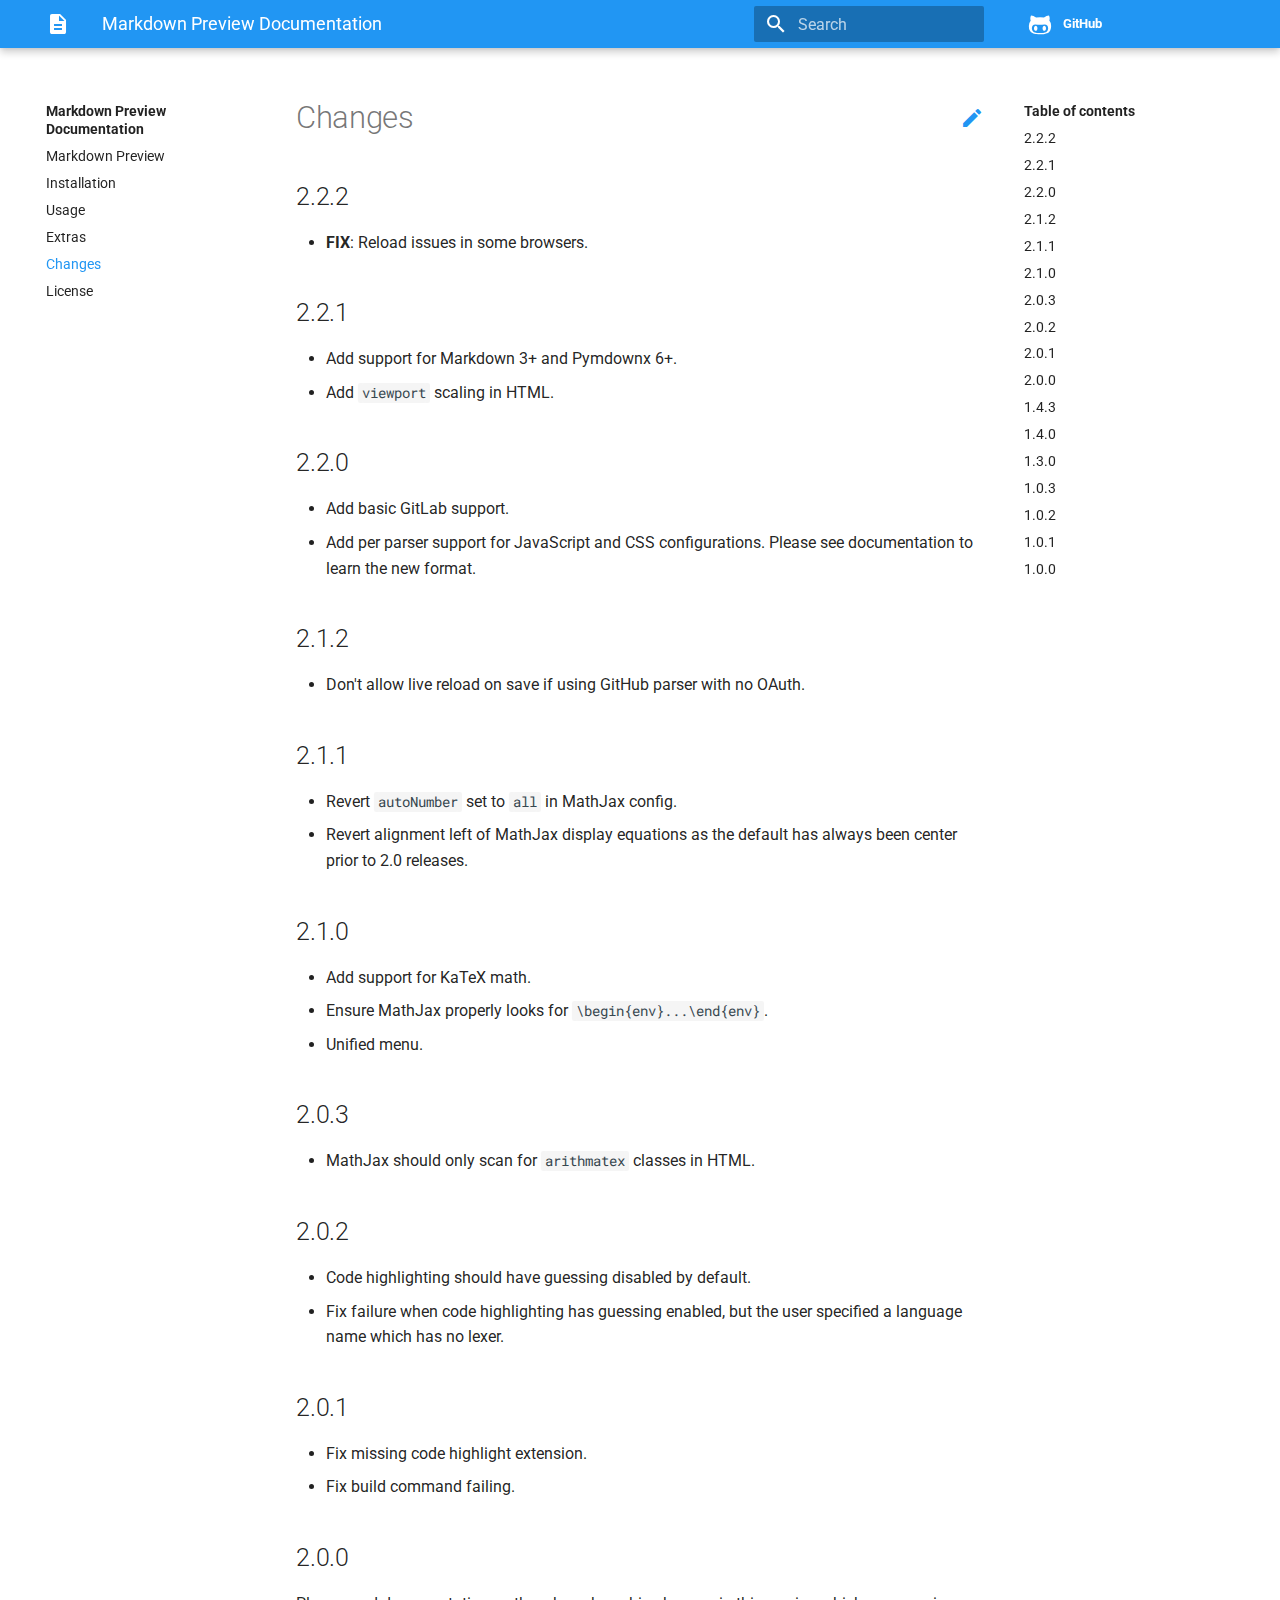
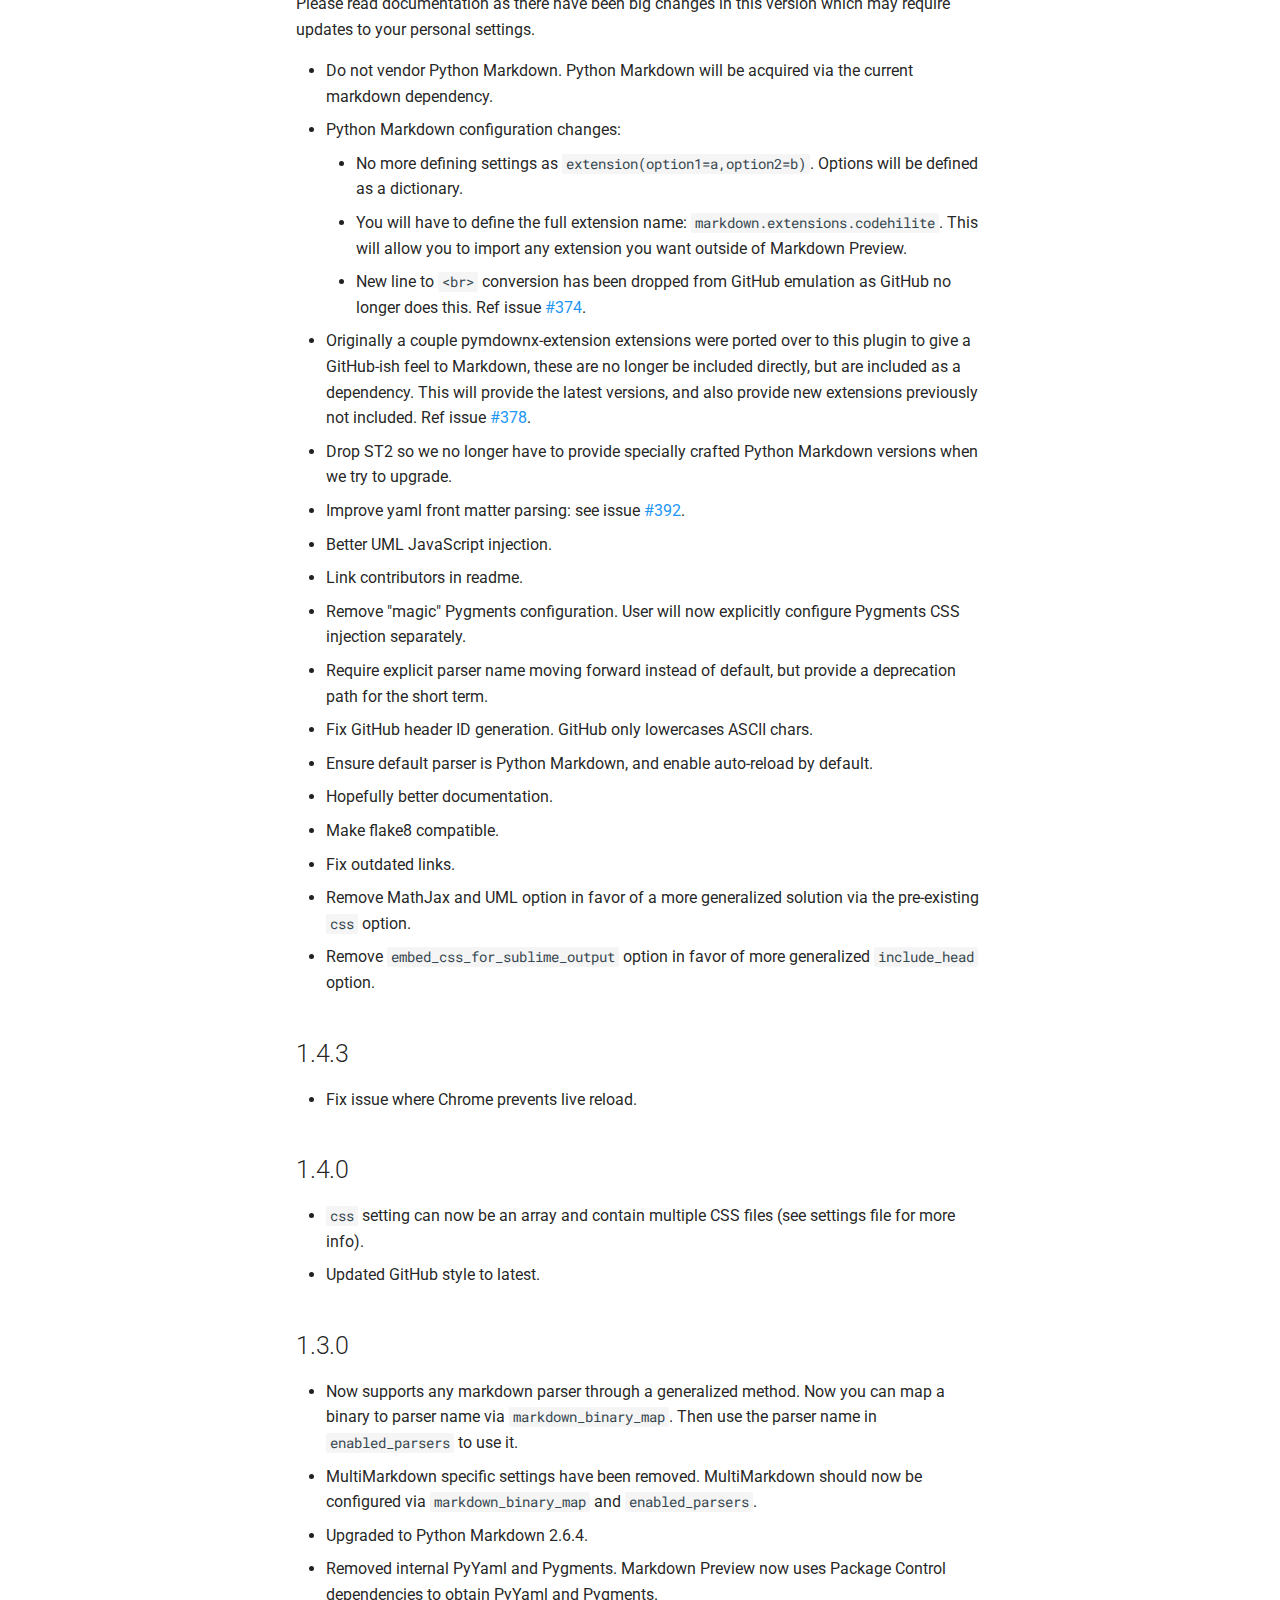
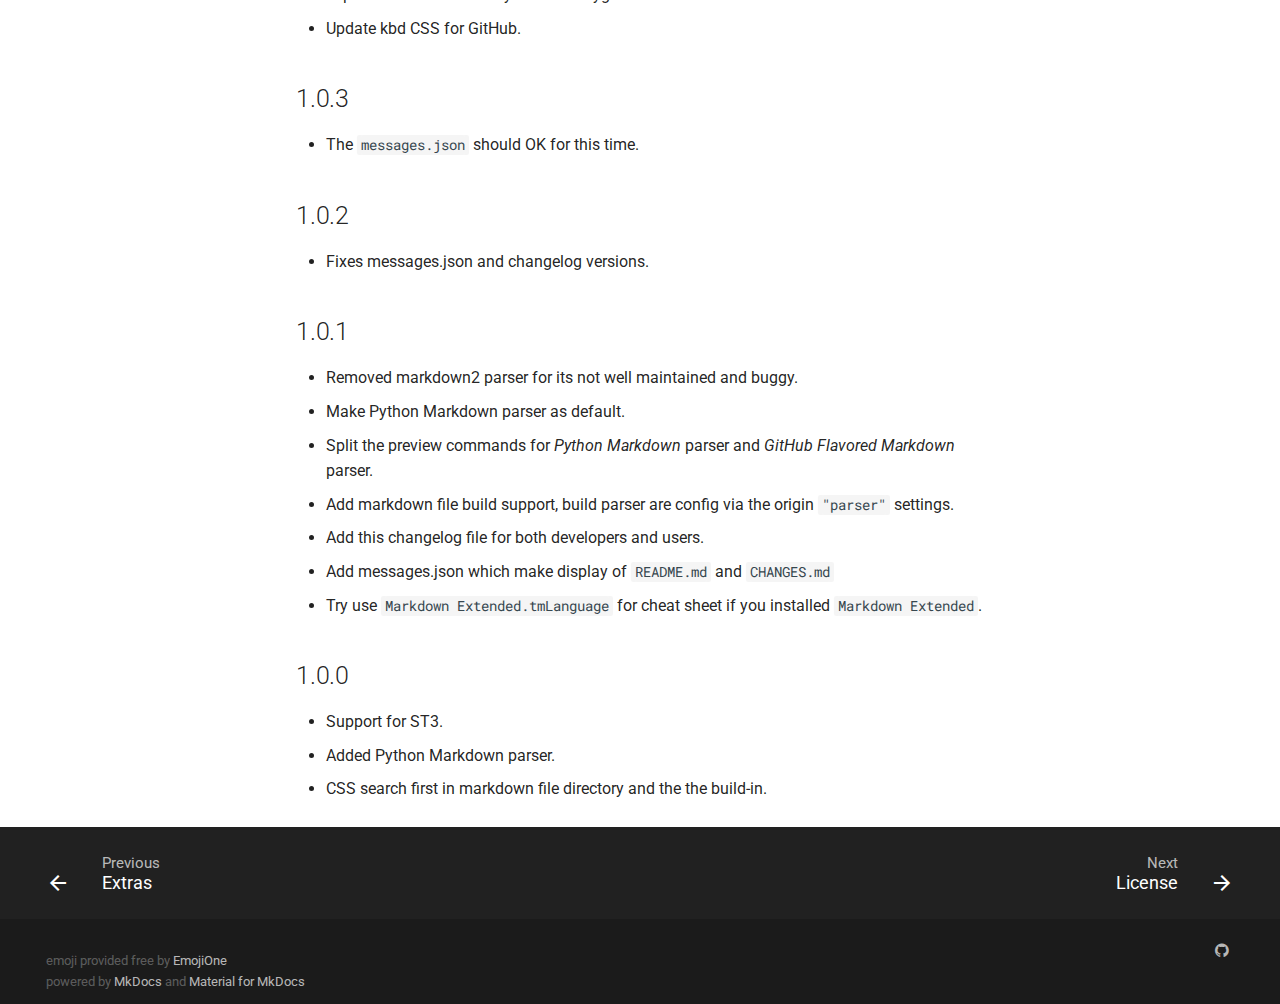
<file: changes/index.html>
<!doctype html>
<html lang="en" class="no-js">
  <head>
    
      <meta charset="utf-8">
      <meta name="viewport" content="width=device-width,initial-scale=1">
      <meta http-equiv="x-ua-compatible" content="ie=edge">
      
        <meta name="description" content="Markdown preview and build plugin for Sublime Text 3">
      
      
        <link rel="canonical" href="https://facelessuser.github.io/MarkdownPreview/changes/">
      
      
      
        <meta name="lang:clipboard.copy" content="Copy to clipboard">
      
        <meta name="lang:clipboard.copied" content="Copied to clipboard">
      
        <meta name="lang:search.language" content="en">
      
        <meta name="lang:search.pipeline.stopwords" content="True">
      
        <meta name="lang:search.pipeline.trimmer" content="True">
      
        <meta name="lang:search.result.none" content="No matching documents">
      
        <meta name="lang:search.result.one" content="1 matching document">
      
        <meta name="lang:search.result.other" content="# matching documents">
      
        <meta name="lang:search.tokenizer" content="[\s\-]+">
      
      <link rel="shortcut icon" href="../assets/images/favicon.png">
      <meta name="generator" content="mkdocs-1.0.4, mkdocs-material-3.2.0">
    
    
      
        <title>Changes - Markdown Preview Documentation</title>
      
    
    
      <link rel="stylesheet" href="../assets/stylesheets/application.572ca0f0.css">
      
        <link rel="stylesheet" href="../assets/stylesheets/application-palette.22915126.css">
      
      
        
        
        <meta name="theme-color" content="#2196f3">
      
    
    
      <script src="../assets/javascripts/modernizr.8c900955.js"></script>
    
    
      
        <link href="https://fonts.gstatic.com" rel="preconnect" crossorigin>
        <link rel="stylesheet" href="https://fonts.googleapis.com/css?family=Roboto:300,400,400i,700|Roboto+Mono">
        <style>body,input{font-family:"Roboto","Helvetica Neue",Helvetica,Arial,sans-serif}code,kbd,pre{font-family:"Roboto Mono","Courier New",Courier,monospace}</style>
      
    
    <link rel="stylesheet" href="../assets/fonts/material-icons.css">
    
    
      <link rel="stylesheet" href="../extra-83f68d2c59.css">
    
    
  </head>
  
    
    
    <body dir="ltr" data-md-color-primary="blue" data-md-color-accent="blue">
  
    <svg class="md-svg">
      <defs>
        
        
          <svg xmlns="http://www.w3.org/2000/svg" width="416" height="448"
    viewBox="0 0 416 448" id="__github">
  <path fill="currentColor" d="M160 304q0 10-3.125 20.5t-10.75 19-18.125
        8.5-18.125-8.5-10.75-19-3.125-20.5 3.125-20.5 10.75-19 18.125-8.5
        18.125 8.5 10.75 19 3.125 20.5zM320 304q0 10-3.125 20.5t-10.75
        19-18.125 8.5-18.125-8.5-10.75-19-3.125-20.5 3.125-20.5 10.75-19
        18.125-8.5 18.125 8.5 10.75 19 3.125 20.5zM360
        304q0-30-17.25-51t-46.75-21q-10.25 0-48.75 5.25-17.75 2.75-39.25
        2.75t-39.25-2.75q-38-5.25-48.75-5.25-29.5 0-46.75 21t-17.25 51q0 22 8
        38.375t20.25 25.75 30.5 15 35 7.375 37.25 1.75h42q20.5 0
        37.25-1.75t35-7.375 30.5-15 20.25-25.75 8-38.375zM416 260q0 51.75-15.25
        82.75-9.5 19.25-26.375 33.25t-35.25 21.5-42.5 11.875-42.875 5.5-41.75
        1.125q-19.5 0-35.5-0.75t-36.875-3.125-38.125-7.5-34.25-12.875-30.25-20.25-21.5-28.75q-15.5-30.75-15.5-82.75
        0-59.25 34-99-6.75-20.5-6.75-42.5 0-29 12.75-54.5 27 0 47.5 9.875t47.25
        30.875q36.75-8.75 77.25-8.75 37 0 70 8 26.25-20.5
        46.75-30.25t47.25-9.75q12.75 25.5 12.75 54.5 0 21.75-6.75 42 34 40 34
        99.5z" />
</svg>
        
      </defs>
    </svg>
    <input class="md-toggle" data-md-toggle="drawer" type="checkbox" id="__drawer" autocomplete="off">
    <input class="md-toggle" data-md-toggle="search" type="checkbox" id="__search" autocomplete="off">
    <label class="md-overlay" data-md-component="overlay" for="__drawer"></label>
    
      <a href="#changes" tabindex="1" class="md-skip">
        Skip to content
      </a>
    
    
      <header class="md-header" data-md-component="header">
  <nav class="md-header-nav md-grid">
    <div class="md-flex">
      <div class="md-flex__cell md-flex__cell--shrink">
        <a href="https://facelessuser.github.io/MarkdownPreview" title="Markdown Preview Documentation" class="md-header-nav__button md-logo">
          
            <i class="md-icon">description</i>
          
        </a>
      </div>
      <div class="md-flex__cell md-flex__cell--shrink">
        <label class="md-icon md-icon--menu md-header-nav__button" for="__drawer"></label>
      </div>
      <div class="md-flex__cell md-flex__cell--stretch">
        <div class="md-flex__ellipsis md-header-nav__title" data-md-component="title">
          
            
              <span class="md-header-nav__topic">
                Markdown Preview Documentation
              </span>
              <span class="md-header-nav__topic">
                Changes
              </span>
            
          
        </div>
      </div>
      <div class="md-flex__cell md-flex__cell--shrink">
        
          
            <label class="md-icon md-icon--search md-header-nav__button" for="__search"></label>
            
<div class="md-search" data-md-component="search" role="dialog">
  <label class="md-search__overlay" for="__search"></label>
  <div class="md-search__inner" role="search">
    <form class="md-search__form" name="search">
      <input type="text" class="md-search__input" name="query" placeholder="Search" autocapitalize="off" autocorrect="off" autocomplete="off" spellcheck="false" data-md-component="query" data-md-state="active">
      <label class="md-icon md-search__icon" for="__search"></label>
      <button type="reset" class="md-icon md-search__icon" data-md-component="reset" tabindex="-1">
        &#xE5CD;
      </button>
    </form>
    <div class="md-search__output">
      <div class="md-search__scrollwrap" data-md-scrollfix>
        <div class="md-search-result" data-md-component="result">
          <div class="md-search-result__meta">
            Type to start searching
          </div>
          <ol class="md-search-result__list"></ol>
        </div>
      </div>
    </div>
  </div>
</div>
          
        
      </div>
      
        <div class="md-flex__cell md-flex__cell--shrink">
          <div class="md-header-nav__source">
            


  


  <a href="https://github.com/facelessuser/MarkdownPreview/" title="Go to repository" class="md-source" data-md-source="github">
    
      <div class="md-source__icon">
        <svg viewBox="0 0 24 24" width="24" height="24">
          <use xlink:href="#__github" width="24" height="24"></use>
        </svg>
      </div>
    
    <div class="md-source__repository">
      GitHub
    </div>
  </a>

          </div>
        </div>
      
    </div>
  </nav>
</header>
    
    <div class="md-container">
      
        
      
      
      <main class="md-main">
        <div class="md-main__inner md-grid" data-md-component="container">
          
            
              <div class="md-sidebar md-sidebar--primary" data-md-component="navigation">
                <div class="md-sidebar__scrollwrap">
                  <div class="md-sidebar__inner">
                    <nav class="md-nav md-nav--primary" data-md-level="0">
  <label class="md-nav__title md-nav__title--site" for="__drawer">
    <a href="https://facelessuser.github.io/MarkdownPreview" title="Markdown Preview Documentation" class="md-nav__button md-logo">
      
        <i class="md-icon">description</i>
      
    </a>
    Markdown Preview Documentation
  </label>
  
    <div class="md-nav__source">
      


  


  <a href="https://github.com/facelessuser/MarkdownPreview/" title="Go to repository" class="md-source" data-md-source="github">
    
      <div class="md-source__icon">
        <svg viewBox="0 0 24 24" width="24" height="24">
          <use xlink:href="#__github" width="24" height="24"></use>
        </svg>
      </div>
    
    <div class="md-source__repository">
      GitHub
    </div>
  </a>

    </div>
  
  <ul class="md-nav__list" data-md-scrollfix>
    
      
      
      


  <li class="md-nav__item">
    <a href=".." title="Markdown Preview" class="md-nav__link">
      Markdown Preview
    </a>
  </li>

    
      
      
      


  <li class="md-nav__item">
    <a href="../install/" title="Installation" class="md-nav__link">
      Installation
    </a>
  </li>

    
      
      
      


  <li class="md-nav__item">
    <a href="../usage/" title="Usage" class="md-nav__link">
      Usage
    </a>
  </li>

    
      
      
      


  <li class="md-nav__item">
    <a href="../extras/" title="Extras" class="md-nav__link">
      Extras
    </a>
  </li>

    
      
      
      

  


  <li class="md-nav__item md-nav__item--active">
    
    <input class="md-toggle md-nav__toggle" data-md-toggle="toc" type="checkbox" id="__toc">
    
      
    
    
      <label class="md-nav__link md-nav__link--active" for="__toc">
        Changes
      </label>
    
    <a href="./" title="Changes" class="md-nav__link md-nav__link--active">
      Changes
    </a>
    
      
<nav class="md-nav md-nav--secondary">
  
  
    
  
  
    <label class="md-nav__title" for="__toc">Table of contents</label>
    <ul class="md-nav__list" data-md-scrollfix>
      
        <li class="md-nav__item">
  <a href="#222" title="2.2.2" class="md-nav__link">
    2.2.2
  </a>
  
</li>
      
        <li class="md-nav__item">
  <a href="#221" title="2.2.1" class="md-nav__link">
    2.2.1
  </a>
  
</li>
      
        <li class="md-nav__item">
  <a href="#220" title="2.2.0" class="md-nav__link">
    2.2.0
  </a>
  
</li>
      
        <li class="md-nav__item">
  <a href="#212" title="2.1.2" class="md-nav__link">
    2.1.2
  </a>
  
</li>
      
        <li class="md-nav__item">
  <a href="#211" title="2.1.1" class="md-nav__link">
    2.1.1
  </a>
  
</li>
      
        <li class="md-nav__item">
  <a href="#210" title="2.1.0" class="md-nav__link">
    2.1.0
  </a>
  
</li>
      
        <li class="md-nav__item">
  <a href="#203" title="2.0.3" class="md-nav__link">
    2.0.3
  </a>
  
</li>
      
        <li class="md-nav__item">
  <a href="#202" title="2.0.2" class="md-nav__link">
    2.0.2
  </a>
  
</li>
      
        <li class="md-nav__item">
  <a href="#201" title="2.0.1" class="md-nav__link">
    2.0.1
  </a>
  
</li>
      
        <li class="md-nav__item">
  <a href="#200" title="2.0.0" class="md-nav__link">
    2.0.0
  </a>
  
</li>
      
        <li class="md-nav__item">
  <a href="#143" title="1.4.3" class="md-nav__link">
    1.4.3
  </a>
  
</li>
      
        <li class="md-nav__item">
  <a href="#140" title="1.4.0" class="md-nav__link">
    1.4.0
  </a>
  
</li>
      
        <li class="md-nav__item">
  <a href="#130" title="1.3.0" class="md-nav__link">
    1.3.0
  </a>
  
</li>
      
        <li class="md-nav__item">
  <a href="#103" title="1.0.3" class="md-nav__link">
    1.0.3
  </a>
  
</li>
      
        <li class="md-nav__item">
  <a href="#102" title="1.0.2" class="md-nav__link">
    1.0.2
  </a>
  
</li>
      
        <li class="md-nav__item">
  <a href="#101" title="1.0.1" class="md-nav__link">
    1.0.1
  </a>
  
</li>
      
        <li class="md-nav__item">
  <a href="#100" title="1.0.0" class="md-nav__link">
    1.0.0
  </a>
  
</li>
      
      
      
      
      
    </ul>
  
</nav>
    
  </li>

    
      
      
      


  <li class="md-nav__item">
    <a href="../license/" title="License" class="md-nav__link">
      License
    </a>
  </li>

    
  </ul>
</nav>
                  </div>
                </div>
              </div>
            
            
              <div class="md-sidebar md-sidebar--secondary" data-md-component="toc">
                <div class="md-sidebar__scrollwrap">
                  <div class="md-sidebar__inner">
                    
<nav class="md-nav md-nav--secondary">
  
  
    
  
  
    <label class="md-nav__title" for="__toc">Table of contents</label>
    <ul class="md-nav__list" data-md-scrollfix>
      
        <li class="md-nav__item">
  <a href="#222" title="2.2.2" class="md-nav__link">
    2.2.2
  </a>
  
</li>
      
        <li class="md-nav__item">
  <a href="#221" title="2.2.1" class="md-nav__link">
    2.2.1
  </a>
  
</li>
      
        <li class="md-nav__item">
  <a href="#220" title="2.2.0" class="md-nav__link">
    2.2.0
  </a>
  
</li>
      
        <li class="md-nav__item">
  <a href="#212" title="2.1.2" class="md-nav__link">
    2.1.2
  </a>
  
</li>
      
        <li class="md-nav__item">
  <a href="#211" title="2.1.1" class="md-nav__link">
    2.1.1
  </a>
  
</li>
      
        <li class="md-nav__item">
  <a href="#210" title="2.1.0" class="md-nav__link">
    2.1.0
  </a>
  
</li>
      
        <li class="md-nav__item">
  <a href="#203" title="2.0.3" class="md-nav__link">
    2.0.3
  </a>
  
</li>
      
        <li class="md-nav__item">
  <a href="#202" title="2.0.2" class="md-nav__link">
    2.0.2
  </a>
  
</li>
      
        <li class="md-nav__item">
  <a href="#201" title="2.0.1" class="md-nav__link">
    2.0.1
  </a>
  
</li>
      
        <li class="md-nav__item">
  <a href="#200" title="2.0.0" class="md-nav__link">
    2.0.0
  </a>
  
</li>
      
        <li class="md-nav__item">
  <a href="#143" title="1.4.3" class="md-nav__link">
    1.4.3
  </a>
  
</li>
      
        <li class="md-nav__item">
  <a href="#140" title="1.4.0" class="md-nav__link">
    1.4.0
  </a>
  
</li>
      
        <li class="md-nav__item">
  <a href="#130" title="1.3.0" class="md-nav__link">
    1.3.0
  </a>
  
</li>
      
        <li class="md-nav__item">
  <a href="#103" title="1.0.3" class="md-nav__link">
    1.0.3
  </a>
  
</li>
      
        <li class="md-nav__item">
  <a href="#102" title="1.0.2" class="md-nav__link">
    1.0.2
  </a>
  
</li>
      
        <li class="md-nav__item">
  <a href="#101" title="1.0.1" class="md-nav__link">
    1.0.1
  </a>
  
</li>
      
        <li class="md-nav__item">
  <a href="#100" title="1.0.0" class="md-nav__link">
    1.0.0
  </a>
  
</li>
      
      
      
      
      
    </ul>
  
</nav>
                  </div>
                </div>
              </div>
            
          
          <div class="md-content">
            <article class="md-content__inner md-typeset">
              
                
                  <a href="https://github.com/facelessuser/MarkdownPreview/tree/master/docs/src/markdown/changes.md" title="Edit this page" class="md-icon md-content__icon">&#xE3C9;</a>
                
                
                <h1 id="changes">Changes<a class="headerlink" href="#changes" title="Permanent link"></a></h1>
<h2 id="222">2.2.2<a class="headerlink" href="#222" title="Permanent link"></a></h2>
<ul>
<li><strong>FIX</strong>: Reload issues in some browsers.</li>
</ul>
<h2 id="221">2.2.1<a class="headerlink" href="#221" title="Permanent link"></a></h2>
<ul>
<li>Add support for Markdown 3+ and Pymdownx 6+.</li>
<li>Add <code>viewport</code> scaling in HTML.</li>
</ul>
<h2 id="220">2.2.0<a class="headerlink" href="#220" title="Permanent link"></a></h2>
<ul>
<li>Add basic GitLab support.</li>
<li>Add per parser support for JavaScript and CSS configurations. Please see documentation to learn the new format.</li>
</ul>
<h2 id="212">2.1.2<a class="headerlink" href="#212" title="Permanent link"></a></h2>
<ul>
<li>Don't allow live reload on save if using GitHub parser with no OAuth.</li>
</ul>
<h2 id="211">2.1.1<a class="headerlink" href="#211" title="Permanent link"></a></h2>
<ul>
<li>Revert <code>autoNumber</code> set to <code>all</code> in MathJax config.</li>
<li>Revert alignment left of MathJax display equations as the default has always been center prior to 2.0 releases.</li>
</ul>
<h2 id="210">2.1.0<a class="headerlink" href="#210" title="Permanent link"></a></h2>
<ul>
<li>Add support for KaTeX math.</li>
<li>Ensure MathJax properly looks for <code>\begin{env}...\end{env}</code>.</li>
<li>Unified menu.</li>
</ul>
<h2 id="203">2.0.3<a class="headerlink" href="#203" title="Permanent link"></a></h2>
<ul>
<li>MathJax should only scan for <code>arithmatex</code> classes in HTML.</li>
</ul>
<h2 id="202">2.0.2<a class="headerlink" href="#202" title="Permanent link"></a></h2>
<ul>
<li>Code highlighting should have guessing disabled by default.</li>
<li>Fix failure when code highlighting has guessing enabled, but the user specified a language name which has no lexer.</li>
</ul>
<h2 id="201">2.0.1<a class="headerlink" href="#201" title="Permanent link"></a></h2>
<ul>
<li>Fix missing code highlight extension.</li>
<li>Fix build command failing.</li>
</ul>
<h2 id="200">2.0.0<a class="headerlink" href="#200" title="Permanent link"></a></h2>
<p>Please read documentation as there have been big changes in this version which may require updates to your personal settings.</p>
<ul>
<li>
<p>Do not vendor Python Markdown. Python Markdown will be acquired via the current markdown dependency.</p>
</li>
<li>
<p>Python Markdown configuration changes:</p>
<ul>
<li>No more defining settings as <code>extension(option1=a,option2=b)</code>. Options will be defined as a dictionary.</li>
<li>You will have to define the full extension name: <code>markdown.extensions.codehilite</code>. This will allow you to import any extension you want outside of Markdown Preview.</li>
<li>New line to <code>&lt;br&gt;</code> conversion has been dropped from GitHub emulation as GitHub no longer does this. Ref issue <a class="magiclink magiclink-github magiclink-issue" href="https://github.com/facelessuser/MarkdownPreview/issues/374" title="GitHub Issue: facelessuser/MarkdownPreview#374">#374</a>.</li>
</ul>
</li>
<li>
<p>Originally a couple pymdownx-extension extensions were ported over to this plugin to give a GitHub-ish feel to Markdown, these are no longer be included directly, but are included as a dependency. This will provide the latest versions, and also provide new extensions previously not included. Ref issue <a class="magiclink magiclink-github magiclink-issue" href="https://github.com/facelessuser/MarkdownPreview/issues/378" title="GitHub Issue: facelessuser/MarkdownPreview#378">#378</a>.</p>
</li>
<li>
<p>Drop ST2 so we no longer have to provide specially crafted Python Markdown versions when we try to upgrade.</p>
</li>
<li>
<p>Improve yaml front matter parsing: see issue <a class="magiclink magiclink-github magiclink-issue" href="https://github.com/facelessuser/MarkdownPreview/issues/392" title="GitHub Issue: facelessuser/MarkdownPreview#392">#392</a>.</p>
</li>
<li>
<p>Better UML JavaScript injection.</p>
</li>
<li>
<p>Link contributors in readme.</p>
</li>
<li>
<p>Remove "magic" Pygments configuration. User will now explicitly configure Pygments CSS injection separately.</p>
</li>
<li>
<p>Require explicit parser name moving forward instead of default, but provide a deprecation path for the short term.</p>
</li>
<li>
<p>Fix GitHub header ID generation. GitHub only lowercases ASCII chars.</p>
</li>
<li>
<p>Ensure default parser is Python Markdown, and enable auto-reload by default.</p>
</li>
<li>
<p>Hopefully better documentation.</p>
</li>
<li>
<p>Make flake8 compatible.</p>
</li>
<li>
<p>Fix outdated links.</p>
</li>
<li>
<p>Remove MathJax and UML option in favor of a more generalized solution via the pre-existing <code>css</code> option.</p>
</li>
<li>
<p>Remove <code>embed_css_for_sublime_output</code> option in favor of more generalized <code>include_head</code> option.</p>
</li>
</ul>
<h2 id="143">1.4.3<a class="headerlink" href="#143" title="Permanent link"></a></h2>
<ul>
<li>Fix issue where Chrome prevents live reload.</li>
</ul>
<h2 id="140">1.4.0<a class="headerlink" href="#140" title="Permanent link"></a></h2>
<ul>
<li><code>css</code> setting can now be an array and contain multiple CSS files (see settings file for more info).</li>
<li>Updated GitHub style to latest.</li>
</ul>
<h2 id="130">1.3.0<a class="headerlink" href="#130" title="Permanent link"></a></h2>
<ul>
<li>Now supports any markdown parser through a generalized method.  Now you can map a binary to parser name via <code>markdown_binary_map</code>.  Then use the parser name in <code>enabled_parsers</code> to use it.</li>
<li>MultiMarkdown specific settings have been removed.  MultiMarkdown should now be configured via <code>markdown_binary_map</code> and <code>enabled_parsers</code>.</li>
<li>Upgraded to Python Markdown 2.6.4.</li>
<li>Removed internal PyYaml and Pygments.  Markdown Preview now uses Package Control dependencies to obtain PyYaml and Pygments.</li>
<li>Update kbd CSS for GitHub.</li>
</ul>
<h2 id="103">1.0.3<a class="headerlink" href="#103" title="Permanent link"></a></h2>
<ul>
<li>The <code>messages.json</code> should OK for this time.</li>
</ul>
<h2 id="102">1.0.2<a class="headerlink" href="#102" title="Permanent link"></a></h2>
<ul>
<li>Fixes messages.json and changelog versions.</li>
</ul>
<h2 id="101">1.0.1<a class="headerlink" href="#101" title="Permanent link"></a></h2>
<ul>
<li>Removed markdown2 parser for its not well maintained and buggy.</li>
<li>Make Python Markdown parser as default.</li>
<li>Split the preview commands for <em>Python Markdown</em> parser and <em>GitHub Flavored Markdown</em> parser.</li>
<li>Add markdown file build support, build parser are config via the origin <code>"parser"</code> settings.</li>
<li>Add this changelog file for both developers and users.</li>
<li>Add messages.json which make display of <code>README.md</code> and <code>CHANGES.md</code></li>
<li>Try use <code>Markdown Extended.tmLanguage</code> for cheat sheet if you installed <code>Markdown Extended</code>.</li>
</ul>
<h2 id="100">1.0.0<a class="headerlink" href="#100" title="Permanent link"></a></h2>
<ul>
<li>Support for ST3.</li>
<li>Added Python Markdown parser.</li>
<li>CSS search first in markdown file directory and the the build-in.</li>
</ul>
                
                  
                
              
              
                


              
            </article>
          </div>
        </div>
      </main>
      
        
<footer class="md-footer">
  
    <div class="md-footer-nav">
      <nav class="md-footer-nav__inner md-grid">
        
          <a href="../extras/" title="Extras" class="md-flex md-footer-nav__link md-footer-nav__link--prev" rel="prev">
            <div class="md-flex__cell md-flex__cell--shrink">
              <i class="md-icon md-icon--arrow-back md-footer-nav__button"></i>
            </div>
            <div class="md-flex__cell md-flex__cell--stretch md-footer-nav__title">
              <span class="md-flex__ellipsis">
                <span class="md-footer-nav__direction">
                  Previous
                </span>
                Extras
              </span>
            </div>
          </a>
        
        
          <a href="../license/" title="License" class="md-flex md-footer-nav__link md-footer-nav__link--next" rel="next">
            <div class="md-flex__cell md-flex__cell--stretch md-footer-nav__title">
              <span class="md-flex__ellipsis">
                <span class="md-footer-nav__direction">
                  Next
                </span>
                License
              </span>
            </div>
            <div class="md-flex__cell md-flex__cell--shrink">
              <i class="md-icon md-icon--arrow-forward md-footer-nav__button"></i>
            </div>
          </a>
        
      </nav>
    </div>
  
  <div class="md-footer-meta md-typeset">
    <div class="md-footer-meta__inner md-grid">
      <div class="md-footer-copyright">
        
          <div class="md-footer-copyright__highlight">
            <br><span class="md-footer-custom-text">emoji provided free by <a href="http://www.emojione.com">EmojiOne</a></span>

          </div>
        
        powered by
        <a href="https://www.mkdocs.org">MkDocs</a>
        and
        <a href="https://squidfunk.github.io/mkdocs-material/">
          Material for MkDocs</a>
      </div>
      
        
  <div class="md-footer-social">
    <link rel="stylesheet" href="../assets/fonts/font-awesome.css">
    
      <a href="https://github.com/facelessuser" class="md-footer-social__link fa fa-github"></a>
    
  </div>

      
    </div>
  </div>
</footer>
      
    </div>
    
      <script src="../assets/javascripts/application.b41f3d20.js"></script>
      
      <script>app.initialize({version:"1.0.4",url:{base:".."}})</script>
      
        <script src="../extra-0b9b22dd13.js"></script>
      
    
    
      
    
  </body>
</html>
</file>
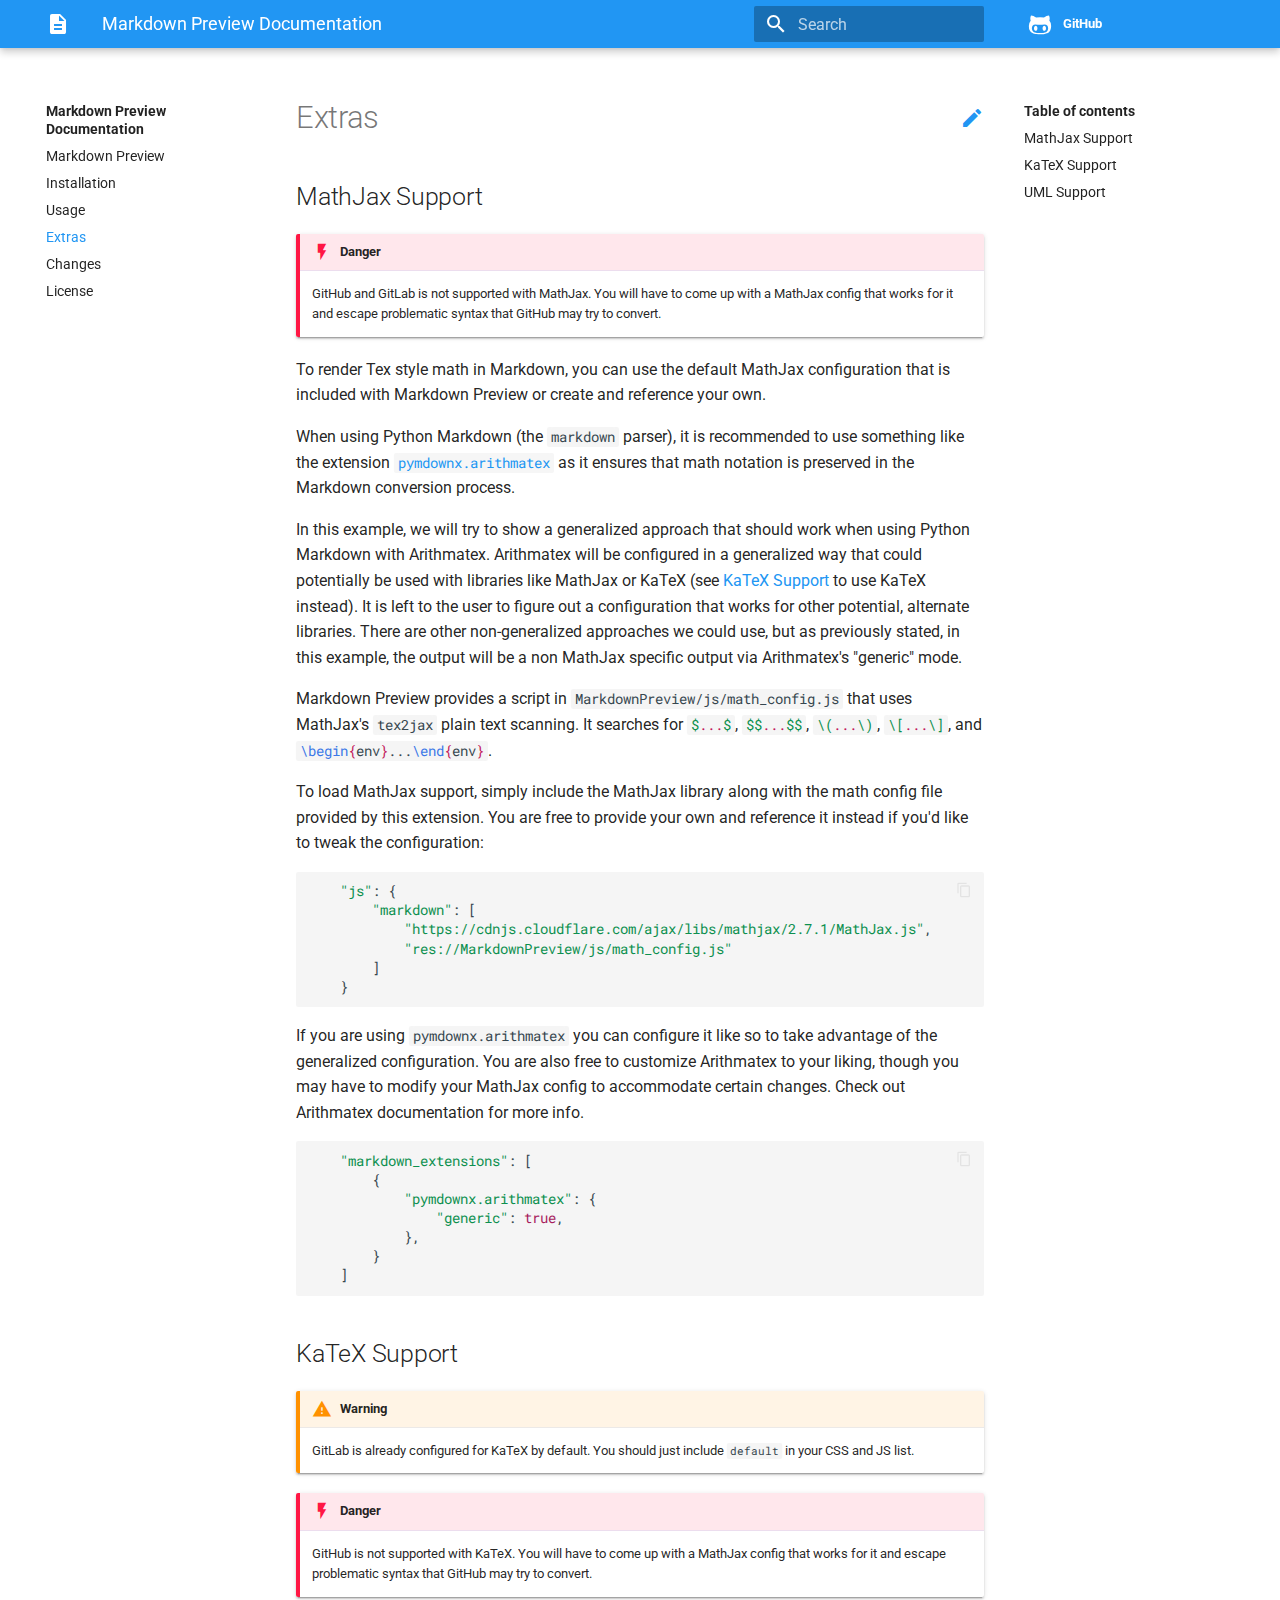
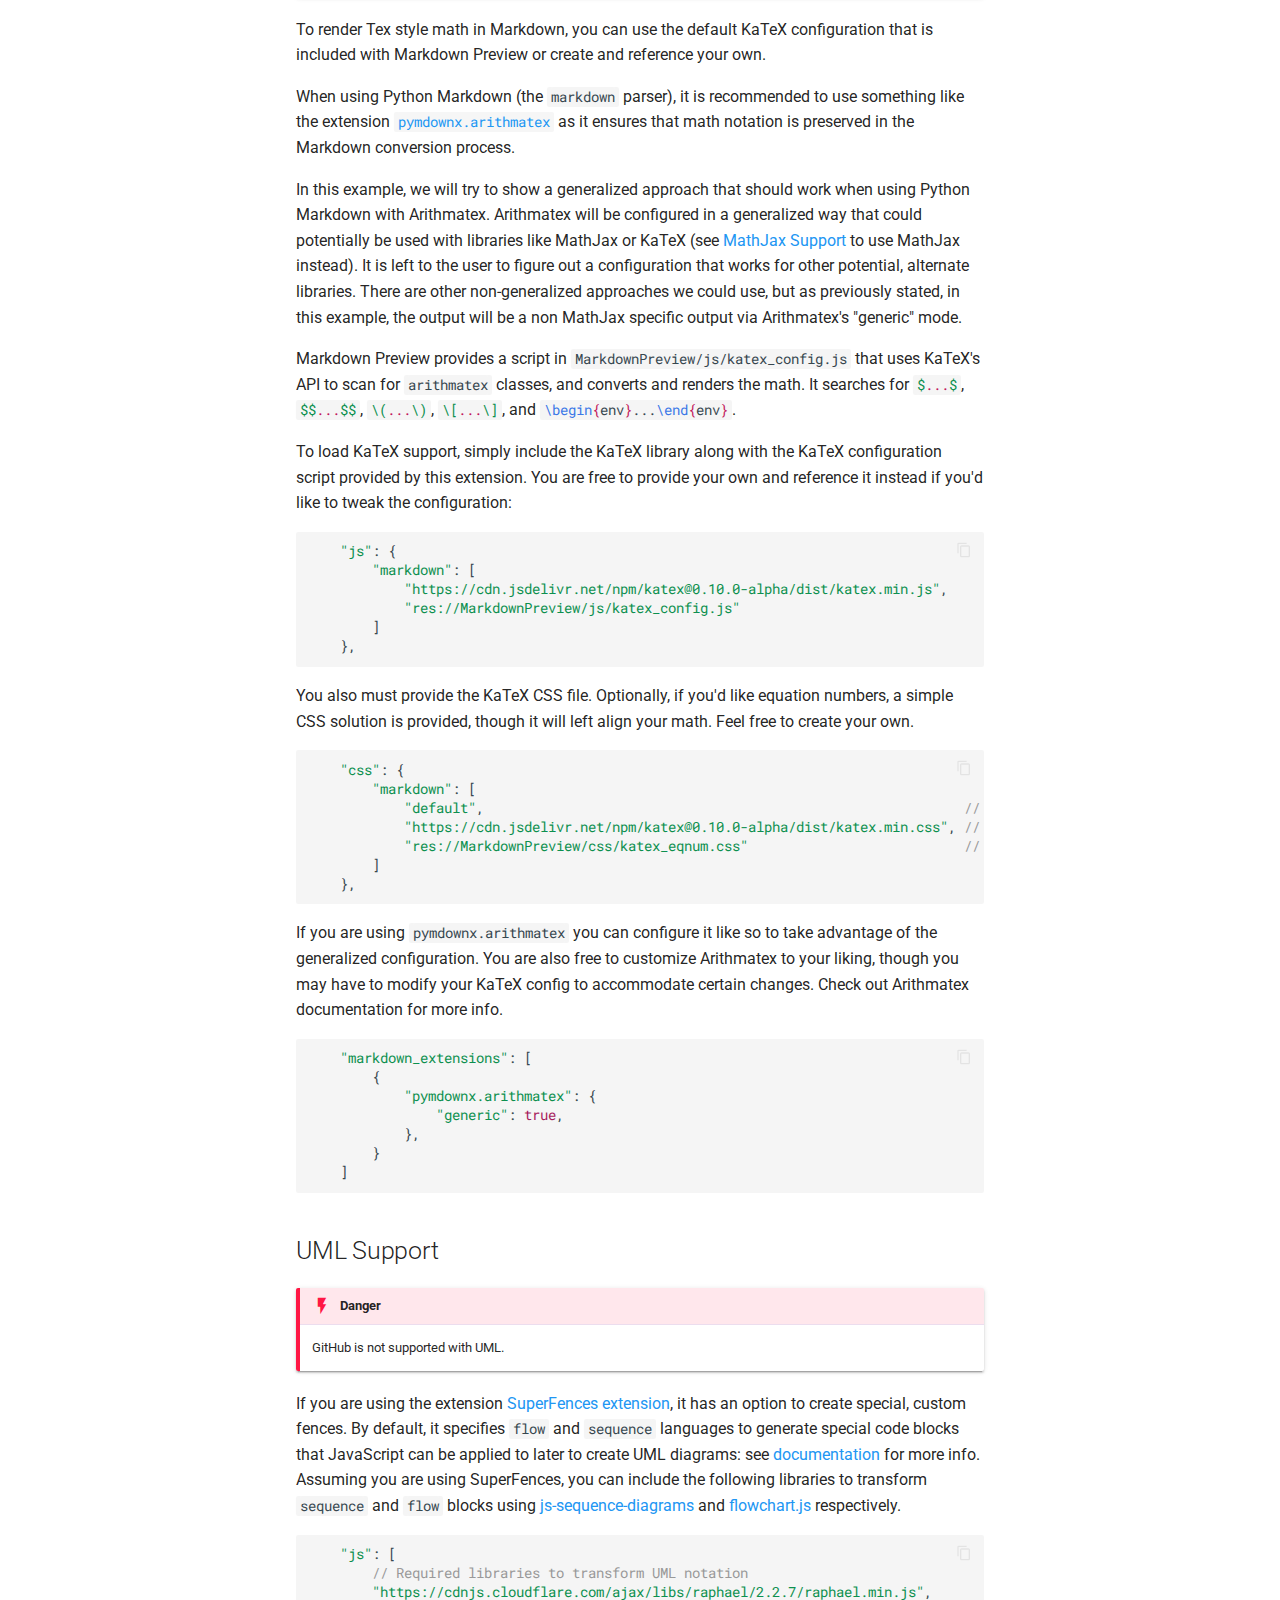
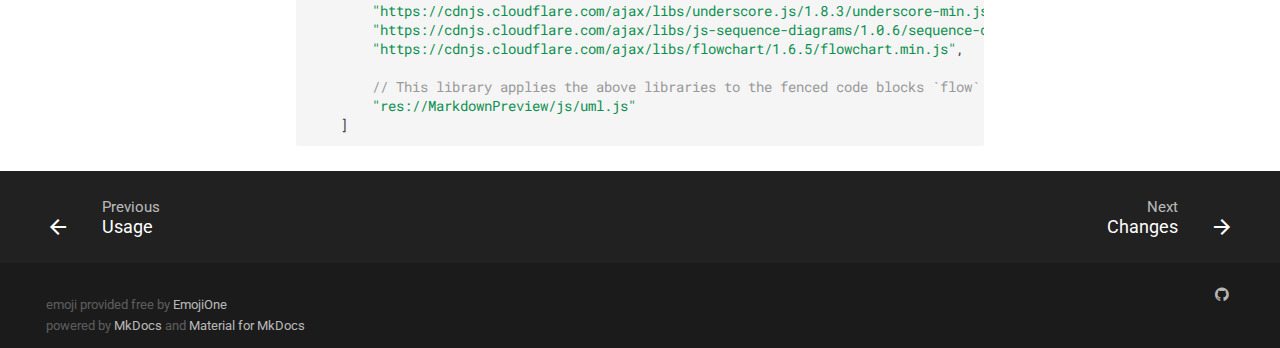
<file: extras/index.html>
<!doctype html>
<html lang="en" class="no-js">
  <head>
    
      <meta charset="utf-8">
      <meta name="viewport" content="width=device-width,initial-scale=1">
      <meta http-equiv="x-ua-compatible" content="ie=edge">
      
        <meta name="description" content="Markdown preview and build plugin for Sublime Text 3">
      
      
        <link rel="canonical" href="https://facelessuser.github.io/MarkdownPreview/extras/">
      
      
      
        <meta name="lang:clipboard.copy" content="Copy to clipboard">
      
        <meta name="lang:clipboard.copied" content="Copied to clipboard">
      
        <meta name="lang:search.language" content="en">
      
        <meta name="lang:search.pipeline.stopwords" content="True">
      
        <meta name="lang:search.pipeline.trimmer" content="True">
      
        <meta name="lang:search.result.none" content="No matching documents">
      
        <meta name="lang:search.result.one" content="1 matching document">
      
        <meta name="lang:search.result.other" content="# matching documents">
      
        <meta name="lang:search.tokenizer" content="[\s\-]+">
      
      <link rel="shortcut icon" href="../assets/images/favicon.png">
      <meta name="generator" content="mkdocs-1.0.4, mkdocs-material-3.2.0">
    
    
      
        <title>Extras - Markdown Preview Documentation</title>
      
    
    
      <link rel="stylesheet" href="../assets/stylesheets/application.572ca0f0.css">
      
        <link rel="stylesheet" href="../assets/stylesheets/application-palette.22915126.css">
      
      
        
        
        <meta name="theme-color" content="#2196f3">
      
    
    
      <script src="../assets/javascripts/modernizr.8c900955.js"></script>
    
    
      
        <link href="https://fonts.gstatic.com" rel="preconnect" crossorigin>
        <link rel="stylesheet" href="https://fonts.googleapis.com/css?family=Roboto:300,400,400i,700|Roboto+Mono">
        <style>body,input{font-family:"Roboto","Helvetica Neue",Helvetica,Arial,sans-serif}code,kbd,pre{font-family:"Roboto Mono","Courier New",Courier,monospace}</style>
      
    
    <link rel="stylesheet" href="../assets/fonts/material-icons.css">
    
    
      <link rel="stylesheet" href="../extra-83f68d2c59.css">
    
    
  </head>
  
    
    
    <body dir="ltr" data-md-color-primary="blue" data-md-color-accent="blue">
  
    <svg class="md-svg">
      <defs>
        
        
          <svg xmlns="http://www.w3.org/2000/svg" width="416" height="448"
    viewBox="0 0 416 448" id="__github">
  <path fill="currentColor" d="M160 304q0 10-3.125 20.5t-10.75 19-18.125
        8.5-18.125-8.5-10.75-19-3.125-20.5 3.125-20.5 10.75-19 18.125-8.5
        18.125 8.5 10.75 19 3.125 20.5zM320 304q0 10-3.125 20.5t-10.75
        19-18.125 8.5-18.125-8.5-10.75-19-3.125-20.5 3.125-20.5 10.75-19
        18.125-8.5 18.125 8.5 10.75 19 3.125 20.5zM360
        304q0-30-17.25-51t-46.75-21q-10.25 0-48.75 5.25-17.75 2.75-39.25
        2.75t-39.25-2.75q-38-5.25-48.75-5.25-29.5 0-46.75 21t-17.25 51q0 22 8
        38.375t20.25 25.75 30.5 15 35 7.375 37.25 1.75h42q20.5 0
        37.25-1.75t35-7.375 30.5-15 20.25-25.75 8-38.375zM416 260q0 51.75-15.25
        82.75-9.5 19.25-26.375 33.25t-35.25 21.5-42.5 11.875-42.875 5.5-41.75
        1.125q-19.5 0-35.5-0.75t-36.875-3.125-38.125-7.5-34.25-12.875-30.25-20.25-21.5-28.75q-15.5-30.75-15.5-82.75
        0-59.25 34-99-6.75-20.5-6.75-42.5 0-29 12.75-54.5 27 0 47.5 9.875t47.25
        30.875q36.75-8.75 77.25-8.75 37 0 70 8 26.25-20.5
        46.75-30.25t47.25-9.75q12.75 25.5 12.75 54.5 0 21.75-6.75 42 34 40 34
        99.5z" />
</svg>
        
      </defs>
    </svg>
    <input class="md-toggle" data-md-toggle="drawer" type="checkbox" id="__drawer" autocomplete="off">
    <input class="md-toggle" data-md-toggle="search" type="checkbox" id="__search" autocomplete="off">
    <label class="md-overlay" data-md-component="overlay" for="__drawer"></label>
    
      <a href="#extras" tabindex="1" class="md-skip">
        Skip to content
      </a>
    
    
      <header class="md-header" data-md-component="header">
  <nav class="md-header-nav md-grid">
    <div class="md-flex">
      <div class="md-flex__cell md-flex__cell--shrink">
        <a href="https://facelessuser.github.io/MarkdownPreview" title="Markdown Preview Documentation" class="md-header-nav__button md-logo">
          
            <i class="md-icon">description</i>
          
        </a>
      </div>
      <div class="md-flex__cell md-flex__cell--shrink">
        <label class="md-icon md-icon--menu md-header-nav__button" for="__drawer"></label>
      </div>
      <div class="md-flex__cell md-flex__cell--stretch">
        <div class="md-flex__ellipsis md-header-nav__title" data-md-component="title">
          
            
              <span class="md-header-nav__topic">
                Markdown Preview Documentation
              </span>
              <span class="md-header-nav__topic">
                Extras
              </span>
            
          
        </div>
      </div>
      <div class="md-flex__cell md-flex__cell--shrink">
        
          
            <label class="md-icon md-icon--search md-header-nav__button" for="__search"></label>
            
<div class="md-search" data-md-component="search" role="dialog">
  <label class="md-search__overlay" for="__search"></label>
  <div class="md-search__inner" role="search">
    <form class="md-search__form" name="search">
      <input type="text" class="md-search__input" name="query" placeholder="Search" autocapitalize="off" autocorrect="off" autocomplete="off" spellcheck="false" data-md-component="query" data-md-state="active">
      <label class="md-icon md-search__icon" for="__search"></label>
      <button type="reset" class="md-icon md-search__icon" data-md-component="reset" tabindex="-1">
        &#xE5CD;
      </button>
    </form>
    <div class="md-search__output">
      <div class="md-search__scrollwrap" data-md-scrollfix>
        <div class="md-search-result" data-md-component="result">
          <div class="md-search-result__meta">
            Type to start searching
          </div>
          <ol class="md-search-result__list"></ol>
        </div>
      </div>
    </div>
  </div>
</div>
          
        
      </div>
      
        <div class="md-flex__cell md-flex__cell--shrink">
          <div class="md-header-nav__source">
            


  


  <a href="https://github.com/facelessuser/MarkdownPreview/" title="Go to repository" class="md-source" data-md-source="github">
    
      <div class="md-source__icon">
        <svg viewBox="0 0 24 24" width="24" height="24">
          <use xlink:href="#__github" width="24" height="24"></use>
        </svg>
      </div>
    
    <div class="md-source__repository">
      GitHub
    </div>
  </a>

          </div>
        </div>
      
    </div>
  </nav>
</header>
    
    <div class="md-container">
      
        
      
      
      <main class="md-main">
        <div class="md-main__inner md-grid" data-md-component="container">
          
            
              <div class="md-sidebar md-sidebar--primary" data-md-component="navigation">
                <div class="md-sidebar__scrollwrap">
                  <div class="md-sidebar__inner">
                    <nav class="md-nav md-nav--primary" data-md-level="0">
  <label class="md-nav__title md-nav__title--site" for="__drawer">
    <a href="https://facelessuser.github.io/MarkdownPreview" title="Markdown Preview Documentation" class="md-nav__button md-logo">
      
        <i class="md-icon">description</i>
      
    </a>
    Markdown Preview Documentation
  </label>
  
    <div class="md-nav__source">
      


  


  <a href="https://github.com/facelessuser/MarkdownPreview/" title="Go to repository" class="md-source" data-md-source="github">
    
      <div class="md-source__icon">
        <svg viewBox="0 0 24 24" width="24" height="24">
          <use xlink:href="#__github" width="24" height="24"></use>
        </svg>
      </div>
    
    <div class="md-source__repository">
      GitHub
    </div>
  </a>

    </div>
  
  <ul class="md-nav__list" data-md-scrollfix>
    
      
      
      


  <li class="md-nav__item">
    <a href=".." title="Markdown Preview" class="md-nav__link">
      Markdown Preview
    </a>
  </li>

    
      
      
      


  <li class="md-nav__item">
    <a href="../install/" title="Installation" class="md-nav__link">
      Installation
    </a>
  </li>

    
      
      
      


  <li class="md-nav__item">
    <a href="../usage/" title="Usage" class="md-nav__link">
      Usage
    </a>
  </li>

    
      
      
      

  


  <li class="md-nav__item md-nav__item--active">
    
    <input class="md-toggle md-nav__toggle" data-md-toggle="toc" type="checkbox" id="__toc">
    
      
    
    
      <label class="md-nav__link md-nav__link--active" for="__toc">
        Extras
      </label>
    
    <a href="./" title="Extras" class="md-nav__link md-nav__link--active">
      Extras
    </a>
    
      
<nav class="md-nav md-nav--secondary">
  
  
    
  
  
    <label class="md-nav__title" for="__toc">Table of contents</label>
    <ul class="md-nav__list" data-md-scrollfix>
      
        <li class="md-nav__item">
  <a href="#mathjax-support" title="MathJax Support" class="md-nav__link">
    MathJax Support
  </a>
  
</li>
      
        <li class="md-nav__item">
  <a href="#katex-support" title="KaTeX Support" class="md-nav__link">
    KaTeX Support
  </a>
  
</li>
      
        <li class="md-nav__item">
  <a href="#uml-support" title="UML Support" class="md-nav__link">
    UML Support
  </a>
  
</li>
      
      
      
      
      
    </ul>
  
</nav>
    
  </li>

    
      
      
      


  <li class="md-nav__item">
    <a href="../changes/" title="Changes" class="md-nav__link">
      Changes
    </a>
  </li>

    
      
      
      


  <li class="md-nav__item">
    <a href="../license/" title="License" class="md-nav__link">
      License
    </a>
  </li>

    
  </ul>
</nav>
                  </div>
                </div>
              </div>
            
            
              <div class="md-sidebar md-sidebar--secondary" data-md-component="toc">
                <div class="md-sidebar__scrollwrap">
                  <div class="md-sidebar__inner">
                    
<nav class="md-nav md-nav--secondary">
  
  
    
  
  
    <label class="md-nav__title" for="__toc">Table of contents</label>
    <ul class="md-nav__list" data-md-scrollfix>
      
        <li class="md-nav__item">
  <a href="#mathjax-support" title="MathJax Support" class="md-nav__link">
    MathJax Support
  </a>
  
</li>
      
        <li class="md-nav__item">
  <a href="#katex-support" title="KaTeX Support" class="md-nav__link">
    KaTeX Support
  </a>
  
</li>
      
        <li class="md-nav__item">
  <a href="#uml-support" title="UML Support" class="md-nav__link">
    UML Support
  </a>
  
</li>
      
      
      
      
      
    </ul>
  
</nav>
                  </div>
                </div>
              </div>
            
          
          <div class="md-content">
            <article class="md-content__inner md-typeset">
              
                
                  <a href="https://github.com/facelessuser/MarkdownPreview/tree/master/docs/src/markdown/extras.md" title="Edit this page" class="md-icon md-content__icon">&#xE3C9;</a>
                
                
                <h1 id="extras">Extras<a class="headerlink" href="#extras" title="Permanent link"></a></h1>
<h2 id="mathjax-support">MathJax Support<a class="headerlink" href="#mathjax-support" title="Permanent link"></a></h2>
<div class="admonition danger">
<p class="admonition-title">Danger</p>
<p>GitHub and GitLab is not supported with MathJax. You will have to come up with a MathJax config that works for it and escape problematic syntax that GitHub may try to convert.</p>
</div>
<p>To render Tex style math in Markdown, you can use the default MathJax configuration that is included with Markdown Preview or create and reference your own.</p>
<p>When using Python Markdown (the <code>markdown</code> parser), it is recommended to use something like the extension <a href="https://facelessuser.github.io/pymdown-extensions/extensions/arithmatex/"><code>pymdownx.arithmatex</code></a> as it ensures that math notation is preserved in the Markdown conversion process.</p>
<p>In this example, we will try to show a generalized approach that should work when using Python Markdown with Arithmatex. Arithmatex will be configured in a generalized way that could potentially be used with libraries like MathJax or KaTeX (see <a href="#katex-support">KaTeX Support</a> to use KaTeX instead).  It is left to the user to figure out a configuration that works for other potential, alternate libraries. There are other non-generalized approaches we could use, but as previously stated, in this example, the output will be a non MathJax specific output via Arithmatex's "generic" mode.</p>
<p>Markdown Preview provides a script in <code>MarkdownPreview/js/math_config.js</code> that uses MathJax's <code>tex2jax</code> plain text scanning. It searches for <code class="codehilite"><span class="s">$</span><span class="nb">...</span><span class="s">$</span></code>, <code class="codehilite"><span class="sb">$$</span><span class="nb">...</span><span class="s">$$</span></code>, <code class="codehilite"><span class="s">\(</span><span class="nb">...</span><span class="s">\)</span></code>, <code class="codehilite"><span class="sb">\[</span><span class="nb">...</span><span class="s">\]</span></code>, and <code class="codehilite"><span class="k">\begin</span><span class="nb">{</span>env<span class="nb">}</span>...<span class="k">\end</span><span class="nb">{</span>env<span class="nb">}</span></code>.</p>
<p>To load MathJax support, simply include the MathJax library along with the math config file provided by this extension. You are free to provide your own and reference it instead if you'd like to tweak the configuration:</p>
<div class="codehilite"><pre><span></span>    <span class="s2">&quot;js&quot;</span><span class="o">:</span> <span class="p">{</span>
        <span class="s2">&quot;markdown&quot;</span><span class="o">:</span> <span class="p">[</span>
            <span class="s2">&quot;https://cdnjs.cloudflare.com/ajax/libs/mathjax/2.7.1/MathJax.js&quot;</span><span class="p">,</span>
            <span class="s2">&quot;res://MarkdownPreview/js/math_config.js&quot;</span>
        <span class="p">]</span>
    <span class="p">}</span>
</pre></div>

<p>If you are using <code>pymdownx.arithmatex</code> you can configure it like so to take advantage of the generalized configuration.  You are also free to customize Arithmatex to your liking, though you may have to modify your MathJax config to accommodate certain changes. Check out Arithmatex documentation for more info.</p>
<div class="codehilite"><pre><span></span>    <span class="s2">&quot;markdown_extensions&quot;</span><span class="o">:</span> <span class="p">[</span>
        <span class="p">{</span>
            <span class="s2">&quot;pymdownx.arithmatex&quot;</span><span class="o">:</span> <span class="p">{</span>
                <span class="s2">&quot;generic&quot;</span><span class="o">:</span> <span class="kc">true</span><span class="p">,</span>
            <span class="p">},</span>
        <span class="p">}</span>
    <span class="p">]</span>
</pre></div>

<h2 id="katex-support">KaTeX Support<a class="headerlink" href="#katex-support" title="Permanent link"></a></h2>
<div class="admonition warning">
<p class="admonition-title">Warning</p>
<p>GitLab is already configured for KaTeX by default. You should just include <code>default</code> in your CSS and JS list.</p>
</div>
<div class="admonition danger">
<p class="admonition-title">Danger</p>
<p>GitHub is not supported with KaTeX. You will have to come up with a MathJax config that works for it and escape problematic syntax that GitHub may try to convert.</p>
</div>
<p>To render Tex style math in Markdown, you can use the default KaTeX configuration that is included with Markdown Preview or create and reference your own.</p>
<p>When using Python Markdown (the <code>markdown</code> parser), it is recommended to use something like the extension <a href="https://facelessuser.github.io/pymdown-extensions/extensions/arithmatex/"><code>pymdownx.arithmatex</code></a> as it ensures that math notation is preserved in the Markdown conversion process.</p>
<p>In this example, we will try to show a generalized approach that should work when using Python Markdown with Arithmatex. Arithmatex will be configured in a generalized way that could potentially be used with libraries like MathJax or KaTeX (see <a href="#mathjax-support">MathJax Support</a> to use MathJax instead).  It is left to the user to figure out a configuration that works for other potential, alternate libraries. There are other non-generalized approaches we could use, but as previously stated, in this example, the output will be a non MathJax specific output via Arithmatex's "generic" mode.</p>
<p>Markdown Preview provides a script in <code>MarkdownPreview/js/katex_config.js</code> that uses KaTeX's API to scan for <code>arithmatex</code> classes, and converts and renders the math. It searches for <code class="codehilite"><span class="s">$</span><span class="nb">...</span><span class="s">$</span></code>, <code class="codehilite"><span class="sb">$$</span><span class="nb">...</span><span class="s">$$</span></code>, <code class="codehilite"><span class="s">\(</span><span class="nb">...</span><span class="s">\)</span></code>, <code class="codehilite"><span class="sb">\[</span><span class="nb">...</span><span class="s">\]</span></code>, and <code class="codehilite"><span class="k">\begin</span><span class="nb">{</span>env<span class="nb">}</span>...<span class="k">\end</span><span class="nb">{</span>env<span class="nb">}</span></code>.</p>
<p>To load KaTeX support, simply include the KaTeX library along with the KaTeX configuration script provided by this extension. You are free to provide your own and reference it instead if you'd like to tweak the configuration:</p>
<div class="codehilite"><pre><span></span>    <span class="s2">&quot;js&quot;</span><span class="o">:</span> <span class="p">{</span>
        <span class="s2">&quot;markdown&quot;</span><span class="o">:</span> <span class="p">[</span>
            <span class="s2">&quot;https://cdn.jsdelivr.net/npm/katex@0.10.0-alpha/dist/katex.min.js&quot;</span><span class="p">,</span>
            <span class="s2">&quot;res://MarkdownPreview/js/katex_config.js&quot;</span>
        <span class="p">]</span>
    <span class="p">},</span>
</pre></div>

<p>You also must provide the KaTeX CSS file. Optionally, if you'd like equation numbers, a simple CSS solution is provided, though it will left align your math.  Feel free to create your own.</p>
<div class="codehilite"><pre><span></span>    <span class="s2">&quot;css&quot;</span><span class="o">:</span> <span class="p">{</span>
        <span class="s2">&quot;markdown&quot;</span><span class="o">:</span> <span class="p">[</span>
            <span class="s2">&quot;default&quot;</span><span class="p">,</span>                                                            <span class="c1">// &lt;- The default Markdown CSS.</span>
            <span class="s2">&quot;https://cdn.jsdelivr.net/npm/katex@0.10.0-alpha/dist/katex.min.css&quot;</span><span class="p">,</span> <span class="c1">// &lt;- KaTeX CSS</span>
            <span class="s2">&quot;res://MarkdownPreview/css/katex_eqnum.css&quot;</span>                           <span class="c1">// &lt;- Optional equation numbering CSS</span>
        <span class="p">]</span>
    <span class="p">},</span>
</pre></div>

<p>If you are using <code>pymdownx.arithmatex</code> you can configure it like so to take advantage of the generalized configuration.  You are also free to customize Arithmatex to your liking, though you may have to modify your KaTeX config to accommodate certain changes. Check out Arithmatex documentation for more info.</p>
<div class="codehilite"><pre><span></span>    <span class="s2">&quot;markdown_extensions&quot;</span><span class="o">:</span> <span class="p">[</span>
        <span class="p">{</span>
            <span class="s2">&quot;pymdownx.arithmatex&quot;</span><span class="o">:</span> <span class="p">{</span>
                <span class="s2">&quot;generic&quot;</span><span class="o">:</span> <span class="kc">true</span><span class="p">,</span>
            <span class="p">},</span>
        <span class="p">}</span>
    <span class="p">]</span>
</pre></div>

<h2 id="uml-support">UML Support<a class="headerlink" href="#uml-support" title="Permanent link"></a></h2>
<div class="admonition danger">
<p class="admonition-title">Danger</p>
<p>GitHub is not supported with UML.</p>
</div>
<p>If you are using the extension <a href="https://facelessuser.github.io/pymdown-extensions/extensions/superfences/">SuperFences extension</a>, it has an option to create special, custom fences. By default, it specifies <code>flow</code> and <code>sequence</code> languages to generate special code blocks that JavaScript can be applied to later to create UML diagrams: see <a href="https://facelessuser.github.io/pymdown-extensions/extensions/superfences/#custom-fences">documentation</a> for more info. Assuming you are using SuperFences, you can include the following libraries to transform <code>sequence</code> and <code>flow</code> blocks using <a href="https://bramp.github.io/js-sequence-diagrams/">js-sequence-diagrams</a> and <a href="https://flowchart.js.org/">flowchart.js</a> respectively.</p>
<div class="codehilite"><pre><span></span>    <span class="s2">&quot;js&quot;</span><span class="o">:</span> <span class="p">[</span>
        <span class="c1">// Required libraries to transform UML notation</span>
        <span class="s2">&quot;https://cdnjs.cloudflare.com/ajax/libs/raphael/2.2.7/raphael.min.js&quot;</span><span class="p">,</span>
        <span class="s2">&quot;https://cdnjs.cloudflare.com/ajax/libs/underscore.js/1.8.3/underscore-min.js&quot;</span><span class="p">,</span>
        <span class="s2">&quot;https://cdnjs.cloudflare.com/ajax/libs/js-sequence-diagrams/1.0.6/sequence-diagram-min.js&quot;</span><span class="p">,</span>
        <span class="s2">&quot;https://cdnjs.cloudflare.com/ajax/libs/flowchart/1.6.5/flowchart.min.js&quot;</span><span class="p">,</span>

        <span class="c1">// This library applies the above libraries to the fenced code blocks `flow` and `sequence`.</span>
        <span class="s2">&quot;res://MarkdownPreview/js/uml.js&quot;</span>
    <span class="p">]</span>
</pre></div>
                
                  
                
              
              
                


              
            </article>
          </div>
        </div>
      </main>
      
        
<footer class="md-footer">
  
    <div class="md-footer-nav">
      <nav class="md-footer-nav__inner md-grid">
        
          <a href="../usage/" title="Usage" class="md-flex md-footer-nav__link md-footer-nav__link--prev" rel="prev">
            <div class="md-flex__cell md-flex__cell--shrink">
              <i class="md-icon md-icon--arrow-back md-footer-nav__button"></i>
            </div>
            <div class="md-flex__cell md-flex__cell--stretch md-footer-nav__title">
              <span class="md-flex__ellipsis">
                <span class="md-footer-nav__direction">
                  Previous
                </span>
                Usage
              </span>
            </div>
          </a>
        
        
          <a href="../changes/" title="Changes" class="md-flex md-footer-nav__link md-footer-nav__link--next" rel="next">
            <div class="md-flex__cell md-flex__cell--stretch md-footer-nav__title">
              <span class="md-flex__ellipsis">
                <span class="md-footer-nav__direction">
                  Next
                </span>
                Changes
              </span>
            </div>
            <div class="md-flex__cell md-flex__cell--shrink">
              <i class="md-icon md-icon--arrow-forward md-footer-nav__button"></i>
            </div>
          </a>
        
      </nav>
    </div>
  
  <div class="md-footer-meta md-typeset">
    <div class="md-footer-meta__inner md-grid">
      <div class="md-footer-copyright">
        
          <div class="md-footer-copyright__highlight">
            <br><span class="md-footer-custom-text">emoji provided free by <a href="http://www.emojione.com">EmojiOne</a></span>

          </div>
        
        powered by
        <a href="https://www.mkdocs.org">MkDocs</a>
        and
        <a href="https://squidfunk.github.io/mkdocs-material/">
          Material for MkDocs</a>
      </div>
      
        
  <div class="md-footer-social">
    <link rel="stylesheet" href="../assets/fonts/font-awesome.css">
    
      <a href="https://github.com/facelessuser" class="md-footer-social__link fa fa-github"></a>
    
  </div>

      
    </div>
  </div>
</footer>
      
    </div>
    
      <script src="../assets/javascripts/application.b41f3d20.js"></script>
      
      <script>app.initialize({version:"1.0.4",url:{base:".."}})</script>
      
        <script src="../extra-0b9b22dd13.js"></script>
      
    
    
      
    
  </body>
</html>
</file>
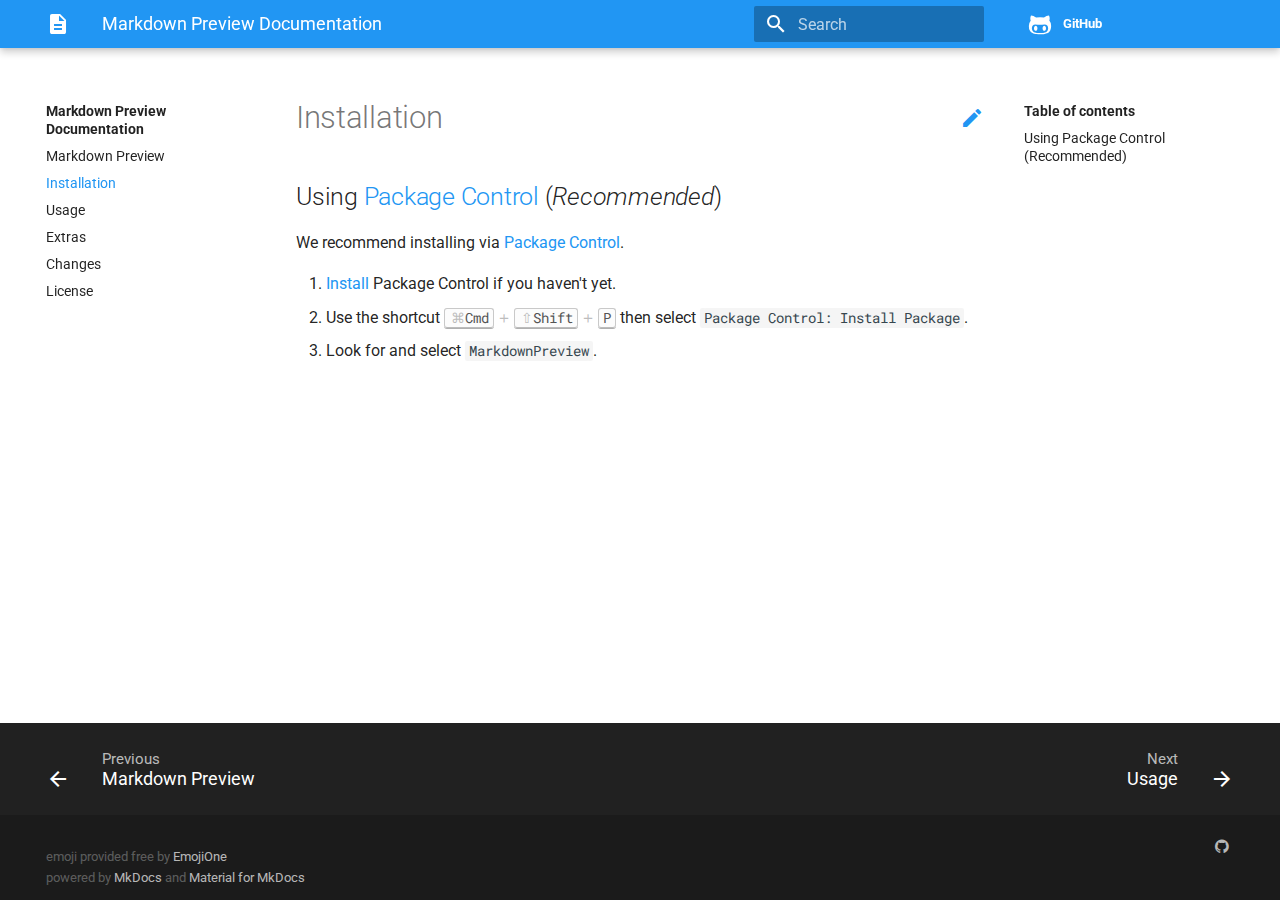
<file: install/index.html>
<!doctype html>
<html lang="en" class="no-js">
  <head>
    
      <meta charset="utf-8">
      <meta name="viewport" content="width=device-width,initial-scale=1">
      <meta http-equiv="x-ua-compatible" content="ie=edge">
      
        <meta name="description" content="Markdown preview and build plugin for Sublime Text 3">
      
      
        <link rel="canonical" href="https://facelessuser.github.io/MarkdownPreview/install/">
      
      
      
        <meta name="lang:clipboard.copy" content="Copy to clipboard">
      
        <meta name="lang:clipboard.copied" content="Copied to clipboard">
      
        <meta name="lang:search.language" content="en">
      
        <meta name="lang:search.pipeline.stopwords" content="True">
      
        <meta name="lang:search.pipeline.trimmer" content="True">
      
        <meta name="lang:search.result.none" content="No matching documents">
      
        <meta name="lang:search.result.one" content="1 matching document">
      
        <meta name="lang:search.result.other" content="# matching documents">
      
        <meta name="lang:search.tokenizer" content="[\s\-]+">
      
      <link rel="shortcut icon" href="../assets/images/favicon.png">
      <meta name="generator" content="mkdocs-1.0.4, mkdocs-material-3.2.0">
    
    
      
        <title>Installation - Markdown Preview Documentation</title>
      
    
    
      <link rel="stylesheet" href="../assets/stylesheets/application.572ca0f0.css">
      
        <link rel="stylesheet" href="../assets/stylesheets/application-palette.22915126.css">
      
      
        
        
        <meta name="theme-color" content="#2196f3">
      
    
    
      <script src="../assets/javascripts/modernizr.8c900955.js"></script>
    
    
      
        <link href="https://fonts.gstatic.com" rel="preconnect" crossorigin>
        <link rel="stylesheet" href="https://fonts.googleapis.com/css?family=Roboto:300,400,400i,700|Roboto+Mono">
        <style>body,input{font-family:"Roboto","Helvetica Neue",Helvetica,Arial,sans-serif}code,kbd,pre{font-family:"Roboto Mono","Courier New",Courier,monospace}</style>
      
    
    <link rel="stylesheet" href="../assets/fonts/material-icons.css">
    
    
      <link rel="stylesheet" href="../extra-83f68d2c59.css">
    
    
  </head>
  
    
    
    <body dir="ltr" data-md-color-primary="blue" data-md-color-accent="blue">
  
    <svg class="md-svg">
      <defs>
        
        
          <svg xmlns="http://www.w3.org/2000/svg" width="416" height="448"
    viewBox="0 0 416 448" id="__github">
  <path fill="currentColor" d="M160 304q0 10-3.125 20.5t-10.75 19-18.125
        8.5-18.125-8.5-10.75-19-3.125-20.5 3.125-20.5 10.75-19 18.125-8.5
        18.125 8.5 10.75 19 3.125 20.5zM320 304q0 10-3.125 20.5t-10.75
        19-18.125 8.5-18.125-8.5-10.75-19-3.125-20.5 3.125-20.5 10.75-19
        18.125-8.5 18.125 8.5 10.75 19 3.125 20.5zM360
        304q0-30-17.25-51t-46.75-21q-10.25 0-48.75 5.25-17.75 2.75-39.25
        2.75t-39.25-2.75q-38-5.25-48.75-5.25-29.5 0-46.75 21t-17.25 51q0 22 8
        38.375t20.25 25.75 30.5 15 35 7.375 37.25 1.75h42q20.5 0
        37.25-1.75t35-7.375 30.5-15 20.25-25.75 8-38.375zM416 260q0 51.75-15.25
        82.75-9.5 19.25-26.375 33.25t-35.25 21.5-42.5 11.875-42.875 5.5-41.75
        1.125q-19.5 0-35.5-0.75t-36.875-3.125-38.125-7.5-34.25-12.875-30.25-20.25-21.5-28.75q-15.5-30.75-15.5-82.75
        0-59.25 34-99-6.75-20.5-6.75-42.5 0-29 12.75-54.5 27 0 47.5 9.875t47.25
        30.875q36.75-8.75 77.25-8.75 37 0 70 8 26.25-20.5
        46.75-30.25t47.25-9.75q12.75 25.5 12.75 54.5 0 21.75-6.75 42 34 40 34
        99.5z" />
</svg>
        
      </defs>
    </svg>
    <input class="md-toggle" data-md-toggle="drawer" type="checkbox" id="__drawer" autocomplete="off">
    <input class="md-toggle" data-md-toggle="search" type="checkbox" id="__search" autocomplete="off">
    <label class="md-overlay" data-md-component="overlay" for="__drawer"></label>
    
      <a href="#installation" tabindex="1" class="md-skip">
        Skip to content
      </a>
    
    
      <header class="md-header" data-md-component="header">
  <nav class="md-header-nav md-grid">
    <div class="md-flex">
      <div class="md-flex__cell md-flex__cell--shrink">
        <a href="https://facelessuser.github.io/MarkdownPreview" title="Markdown Preview Documentation" class="md-header-nav__button md-logo">
          
            <i class="md-icon">description</i>
          
        </a>
      </div>
      <div class="md-flex__cell md-flex__cell--shrink">
        <label class="md-icon md-icon--menu md-header-nav__button" for="__drawer"></label>
      </div>
      <div class="md-flex__cell md-flex__cell--stretch">
        <div class="md-flex__ellipsis md-header-nav__title" data-md-component="title">
          
            
              <span class="md-header-nav__topic">
                Markdown Preview Documentation
              </span>
              <span class="md-header-nav__topic">
                Installation
              </span>
            
          
        </div>
      </div>
      <div class="md-flex__cell md-flex__cell--shrink">
        
          
            <label class="md-icon md-icon--search md-header-nav__button" for="__search"></label>
            
<div class="md-search" data-md-component="search" role="dialog">
  <label class="md-search__overlay" for="__search"></label>
  <div class="md-search__inner" role="search">
    <form class="md-search__form" name="search">
      <input type="text" class="md-search__input" name="query" placeholder="Search" autocapitalize="off" autocorrect="off" autocomplete="off" spellcheck="false" data-md-component="query" data-md-state="active">
      <label class="md-icon md-search__icon" for="__search"></label>
      <button type="reset" class="md-icon md-search__icon" data-md-component="reset" tabindex="-1">
        &#xE5CD;
      </button>
    </form>
    <div class="md-search__output">
      <div class="md-search__scrollwrap" data-md-scrollfix>
        <div class="md-search-result" data-md-component="result">
          <div class="md-search-result__meta">
            Type to start searching
          </div>
          <ol class="md-search-result__list"></ol>
        </div>
      </div>
    </div>
  </div>
</div>
          
        
      </div>
      
        <div class="md-flex__cell md-flex__cell--shrink">
          <div class="md-header-nav__source">
            


  


  <a href="https://github.com/facelessuser/MarkdownPreview/" title="Go to repository" class="md-source" data-md-source="github">
    
      <div class="md-source__icon">
        <svg viewBox="0 0 24 24" width="24" height="24">
          <use xlink:href="#__github" width="24" height="24"></use>
        </svg>
      </div>
    
    <div class="md-source__repository">
      GitHub
    </div>
  </a>

          </div>
        </div>
      
    </div>
  </nav>
</header>
    
    <div class="md-container">
      
        
      
      
      <main class="md-main">
        <div class="md-main__inner md-grid" data-md-component="container">
          
            
              <div class="md-sidebar md-sidebar--primary" data-md-component="navigation">
                <div class="md-sidebar__scrollwrap">
                  <div class="md-sidebar__inner">
                    <nav class="md-nav md-nav--primary" data-md-level="0">
  <label class="md-nav__title md-nav__title--site" for="__drawer">
    <a href="https://facelessuser.github.io/MarkdownPreview" title="Markdown Preview Documentation" class="md-nav__button md-logo">
      
        <i class="md-icon">description</i>
      
    </a>
    Markdown Preview Documentation
  </label>
  
    <div class="md-nav__source">
      


  


  <a href="https://github.com/facelessuser/MarkdownPreview/" title="Go to repository" class="md-source" data-md-source="github">
    
      <div class="md-source__icon">
        <svg viewBox="0 0 24 24" width="24" height="24">
          <use xlink:href="#__github" width="24" height="24"></use>
        </svg>
      </div>
    
    <div class="md-source__repository">
      GitHub
    </div>
  </a>

    </div>
  
  <ul class="md-nav__list" data-md-scrollfix>
    
      
      
      


  <li class="md-nav__item">
    <a href=".." title="Markdown Preview" class="md-nav__link">
      Markdown Preview
    </a>
  </li>

    
      
      
      

  


  <li class="md-nav__item md-nav__item--active">
    
    <input class="md-toggle md-nav__toggle" data-md-toggle="toc" type="checkbox" id="__toc">
    
      
    
    
      <label class="md-nav__link md-nav__link--active" for="__toc">
        Installation
      </label>
    
    <a href="./" title="Installation" class="md-nav__link md-nav__link--active">
      Installation
    </a>
    
      
<nav class="md-nav md-nav--secondary">
  
  
    
  
  
    <label class="md-nav__title" for="__toc">Table of contents</label>
    <ul class="md-nav__list" data-md-scrollfix>
      
        <li class="md-nav__item">
  <a href="#using-package-control-recommended" title="Using Package Control (Recommended)" class="md-nav__link">
    Using Package Control (Recommended)
  </a>
  
</li>
      
      
      
      
      
    </ul>
  
</nav>
    
  </li>

    
      
      
      


  <li class="md-nav__item">
    <a href="../usage/" title="Usage" class="md-nav__link">
      Usage
    </a>
  </li>

    
      
      
      


  <li class="md-nav__item">
    <a href="../extras/" title="Extras" class="md-nav__link">
      Extras
    </a>
  </li>

    
      
      
      


  <li class="md-nav__item">
    <a href="../changes/" title="Changes" class="md-nav__link">
      Changes
    </a>
  </li>

    
      
      
      


  <li class="md-nav__item">
    <a href="../license/" title="License" class="md-nav__link">
      License
    </a>
  </li>

    
  </ul>
</nav>
                  </div>
                </div>
              </div>
            
            
              <div class="md-sidebar md-sidebar--secondary" data-md-component="toc">
                <div class="md-sidebar__scrollwrap">
                  <div class="md-sidebar__inner">
                    
<nav class="md-nav md-nav--secondary">
  
  
    
  
  
    <label class="md-nav__title" for="__toc">Table of contents</label>
    <ul class="md-nav__list" data-md-scrollfix>
      
        <li class="md-nav__item">
  <a href="#using-package-control-recommended" title="Using Package Control (Recommended)" class="md-nav__link">
    Using Package Control (Recommended)
  </a>
  
</li>
      
      
      
      
      
    </ul>
  
</nav>
                  </div>
                </div>
              </div>
            
          
          <div class="md-content">
            <article class="md-content__inner md-typeset">
              
                
                  <a href="https://github.com/facelessuser/MarkdownPreview/tree/master/docs/src/markdown/install.md" title="Edit this page" class="md-icon md-content__icon">&#xE3C9;</a>
                
                
                <h1 id="installation">Installation<a class="headerlink" href="#installation" title="Permanent link"></a></h1>
<h2 id="using-package-control-recommended">Using <a href="https://packagecontrol.io/">Package Control</a> (<em>Recommended</em>)<a class="headerlink" href="#using-package-control-recommended" title="Permanent link"></a></h2>
<p>We recommend installing via <a href="https://packagecontrol.io/">Package Control</a>.</p>
<ol>
<li><a href="https://packagecontrol.io/installation">Install</a> Package Control if you haven't yet.</li>
<li>Use the shortcut <span class="keys"><kbd class="key-command">Cmd</kbd><span>＋</span><kbd class="key-shift">Shift</kbd><span>＋</span><kbd class="key-p">P</kbd></span> then select <code>Package Control: Install Package</code>.</li>
<li>Look for and select <code>MarkdownPreview</code>.</li>
</ol>
                
                  
                
              
              
                


              
            </article>
          </div>
        </div>
      </main>
      
        
<footer class="md-footer">
  
    <div class="md-footer-nav">
      <nav class="md-footer-nav__inner md-grid">
        
          <a href=".." title="Markdown Preview" class="md-flex md-footer-nav__link md-footer-nav__link--prev" rel="prev">
            <div class="md-flex__cell md-flex__cell--shrink">
              <i class="md-icon md-icon--arrow-back md-footer-nav__button"></i>
            </div>
            <div class="md-flex__cell md-flex__cell--stretch md-footer-nav__title">
              <span class="md-flex__ellipsis">
                <span class="md-footer-nav__direction">
                  Previous
                </span>
                Markdown Preview
              </span>
            </div>
          </a>
        
        
          <a href="../usage/" title="Usage" class="md-flex md-footer-nav__link md-footer-nav__link--next" rel="next">
            <div class="md-flex__cell md-flex__cell--stretch md-footer-nav__title">
              <span class="md-flex__ellipsis">
                <span class="md-footer-nav__direction">
                  Next
                </span>
                Usage
              </span>
            </div>
            <div class="md-flex__cell md-flex__cell--shrink">
              <i class="md-icon md-icon--arrow-forward md-footer-nav__button"></i>
            </div>
          </a>
        
      </nav>
    </div>
  
  <div class="md-footer-meta md-typeset">
    <div class="md-footer-meta__inner md-grid">
      <div class="md-footer-copyright">
        
          <div class="md-footer-copyright__highlight">
            <br><span class="md-footer-custom-text">emoji provided free by <a href="http://www.emojione.com">EmojiOne</a></span>

          </div>
        
        powered by
        <a href="https://www.mkdocs.org">MkDocs</a>
        and
        <a href="https://squidfunk.github.io/mkdocs-material/">
          Material for MkDocs</a>
      </div>
      
        
  <div class="md-footer-social">
    <link rel="stylesheet" href="../assets/fonts/font-awesome.css">
    
      <a href="https://github.com/facelessuser" class="md-footer-social__link fa fa-github"></a>
    
  </div>

      
    </div>
  </div>
</footer>
      
    </div>
    
      <script src="../assets/javascripts/application.b41f3d20.js"></script>
      
      <script>app.initialize({version:"1.0.4",url:{base:".."}})</script>
      
        <script src="../extra-0b9b22dd13.js"></script>
      
    
    
      
    
  </body>
</html>
</file>
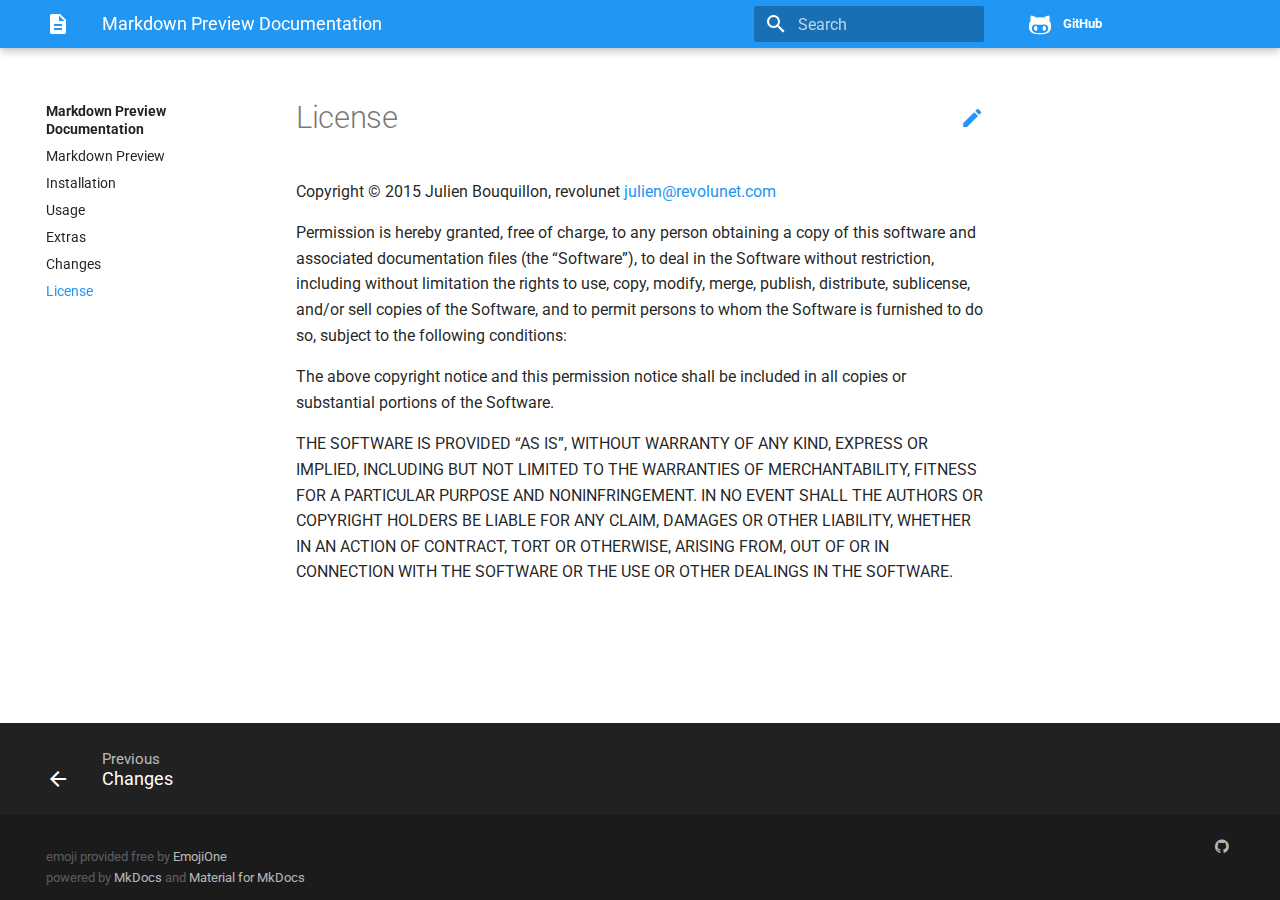
<file: license/index.html>
<!doctype html>
<html lang="en" class="no-js">
  <head>
    
      <meta charset="utf-8">
      <meta name="viewport" content="width=device-width,initial-scale=1">
      <meta http-equiv="x-ua-compatible" content="ie=edge">
      
        <meta name="description" content="Markdown preview and build plugin for Sublime Text 3">
      
      
        <link rel="canonical" href="https://facelessuser.github.io/MarkdownPreview/license/">
      
      
      
        <meta name="lang:clipboard.copy" content="Copy to clipboard">
      
        <meta name="lang:clipboard.copied" content="Copied to clipboard">
      
        <meta name="lang:search.language" content="en">
      
        <meta name="lang:search.pipeline.stopwords" content="True">
      
        <meta name="lang:search.pipeline.trimmer" content="True">
      
        <meta name="lang:search.result.none" content="No matching documents">
      
        <meta name="lang:search.result.one" content="1 matching document">
      
        <meta name="lang:search.result.other" content="# matching documents">
      
        <meta name="lang:search.tokenizer" content="[\s\-]+">
      
      <link rel="shortcut icon" href="../assets/images/favicon.png">
      <meta name="generator" content="mkdocs-1.0.4, mkdocs-material-3.2.0">
    
    
      
        <title>License - Markdown Preview Documentation</title>
      
    
    
      <link rel="stylesheet" href="../assets/stylesheets/application.572ca0f0.css">
      
        <link rel="stylesheet" href="../assets/stylesheets/application-palette.22915126.css">
      
      
        
        
        <meta name="theme-color" content="#2196f3">
      
    
    
      <script src="../assets/javascripts/modernizr.8c900955.js"></script>
    
    
      
        <link href="https://fonts.gstatic.com" rel="preconnect" crossorigin>
        <link rel="stylesheet" href="https://fonts.googleapis.com/css?family=Roboto:300,400,400i,700|Roboto+Mono">
        <style>body,input{font-family:"Roboto","Helvetica Neue",Helvetica,Arial,sans-serif}code,kbd,pre{font-family:"Roboto Mono","Courier New",Courier,monospace}</style>
      
    
    <link rel="stylesheet" href="../assets/fonts/material-icons.css">
    
    
      <link rel="stylesheet" href="../extra-83f68d2c59.css">
    
    
  </head>
  
    
    
    <body dir="ltr" data-md-color-primary="blue" data-md-color-accent="blue">
  
    <svg class="md-svg">
      <defs>
        
        
          <svg xmlns="http://www.w3.org/2000/svg" width="416" height="448"
    viewBox="0 0 416 448" id="__github">
  <path fill="currentColor" d="M160 304q0 10-3.125 20.5t-10.75 19-18.125
        8.5-18.125-8.5-10.75-19-3.125-20.5 3.125-20.5 10.75-19 18.125-8.5
        18.125 8.5 10.75 19 3.125 20.5zM320 304q0 10-3.125 20.5t-10.75
        19-18.125 8.5-18.125-8.5-10.75-19-3.125-20.5 3.125-20.5 10.75-19
        18.125-8.5 18.125 8.5 10.75 19 3.125 20.5zM360
        304q0-30-17.25-51t-46.75-21q-10.25 0-48.75 5.25-17.75 2.75-39.25
        2.75t-39.25-2.75q-38-5.25-48.75-5.25-29.5 0-46.75 21t-17.25 51q0 22 8
        38.375t20.25 25.75 30.5 15 35 7.375 37.25 1.75h42q20.5 0
        37.25-1.75t35-7.375 30.5-15 20.25-25.75 8-38.375zM416 260q0 51.75-15.25
        82.75-9.5 19.25-26.375 33.25t-35.25 21.5-42.5 11.875-42.875 5.5-41.75
        1.125q-19.5 0-35.5-0.75t-36.875-3.125-38.125-7.5-34.25-12.875-30.25-20.25-21.5-28.75q-15.5-30.75-15.5-82.75
        0-59.25 34-99-6.75-20.5-6.75-42.5 0-29 12.75-54.5 27 0 47.5 9.875t47.25
        30.875q36.75-8.75 77.25-8.75 37 0 70 8 26.25-20.5
        46.75-30.25t47.25-9.75q12.75 25.5 12.75 54.5 0 21.75-6.75 42 34 40 34
        99.5z" />
</svg>
        
      </defs>
    </svg>
    <input class="md-toggle" data-md-toggle="drawer" type="checkbox" id="__drawer" autocomplete="off">
    <input class="md-toggle" data-md-toggle="search" type="checkbox" id="__search" autocomplete="off">
    <label class="md-overlay" data-md-component="overlay" for="__drawer"></label>
    
      <a href="#license" tabindex="1" class="md-skip">
        Skip to content
      </a>
    
    
      <header class="md-header" data-md-component="header">
  <nav class="md-header-nav md-grid">
    <div class="md-flex">
      <div class="md-flex__cell md-flex__cell--shrink">
        <a href="https://facelessuser.github.io/MarkdownPreview" title="Markdown Preview Documentation" class="md-header-nav__button md-logo">
          
            <i class="md-icon">description</i>
          
        </a>
      </div>
      <div class="md-flex__cell md-flex__cell--shrink">
        <label class="md-icon md-icon--menu md-header-nav__button" for="__drawer"></label>
      </div>
      <div class="md-flex__cell md-flex__cell--stretch">
        <div class="md-flex__ellipsis md-header-nav__title" data-md-component="title">
          
            
              <span class="md-header-nav__topic">
                Markdown Preview Documentation
              </span>
              <span class="md-header-nav__topic">
                License
              </span>
            
          
        </div>
      </div>
      <div class="md-flex__cell md-flex__cell--shrink">
        
          
            <label class="md-icon md-icon--search md-header-nav__button" for="__search"></label>
            
<div class="md-search" data-md-component="search" role="dialog">
  <label class="md-search__overlay" for="__search"></label>
  <div class="md-search__inner" role="search">
    <form class="md-search__form" name="search">
      <input type="text" class="md-search__input" name="query" placeholder="Search" autocapitalize="off" autocorrect="off" autocomplete="off" spellcheck="false" data-md-component="query" data-md-state="active">
      <label class="md-icon md-search__icon" for="__search"></label>
      <button type="reset" class="md-icon md-search__icon" data-md-component="reset" tabindex="-1">
        &#xE5CD;
      </button>
    </form>
    <div class="md-search__output">
      <div class="md-search__scrollwrap" data-md-scrollfix>
        <div class="md-search-result" data-md-component="result">
          <div class="md-search-result__meta">
            Type to start searching
          </div>
          <ol class="md-search-result__list"></ol>
        </div>
      </div>
    </div>
  </div>
</div>
          
        
      </div>
      
        <div class="md-flex__cell md-flex__cell--shrink">
          <div class="md-header-nav__source">
            


  


  <a href="https://github.com/facelessuser/MarkdownPreview/" title="Go to repository" class="md-source" data-md-source="github">
    
      <div class="md-source__icon">
        <svg viewBox="0 0 24 24" width="24" height="24">
          <use xlink:href="#__github" width="24" height="24"></use>
        </svg>
      </div>
    
    <div class="md-source__repository">
      GitHub
    </div>
  </a>

          </div>
        </div>
      
    </div>
  </nav>
</header>
    
    <div class="md-container">
      
        
      
      
      <main class="md-main">
        <div class="md-main__inner md-grid" data-md-component="container">
          
            
              <div class="md-sidebar md-sidebar--primary" data-md-component="navigation">
                <div class="md-sidebar__scrollwrap">
                  <div class="md-sidebar__inner">
                    <nav class="md-nav md-nav--primary" data-md-level="0">
  <label class="md-nav__title md-nav__title--site" for="__drawer">
    <a href="https://facelessuser.github.io/MarkdownPreview" title="Markdown Preview Documentation" class="md-nav__button md-logo">
      
        <i class="md-icon">description</i>
      
    </a>
    Markdown Preview Documentation
  </label>
  
    <div class="md-nav__source">
      


  


  <a href="https://github.com/facelessuser/MarkdownPreview/" title="Go to repository" class="md-source" data-md-source="github">
    
      <div class="md-source__icon">
        <svg viewBox="0 0 24 24" width="24" height="24">
          <use xlink:href="#__github" width="24" height="24"></use>
        </svg>
      </div>
    
    <div class="md-source__repository">
      GitHub
    </div>
  </a>

    </div>
  
  <ul class="md-nav__list" data-md-scrollfix>
    
      
      
      


  <li class="md-nav__item">
    <a href=".." title="Markdown Preview" class="md-nav__link">
      Markdown Preview
    </a>
  </li>

    
      
      
      


  <li class="md-nav__item">
    <a href="../install/" title="Installation" class="md-nav__link">
      Installation
    </a>
  </li>

    
      
      
      


  <li class="md-nav__item">
    <a href="../usage/" title="Usage" class="md-nav__link">
      Usage
    </a>
  </li>

    
      
      
      


  <li class="md-nav__item">
    <a href="../extras/" title="Extras" class="md-nav__link">
      Extras
    </a>
  </li>

    
      
      
      


  <li class="md-nav__item">
    <a href="../changes/" title="Changes" class="md-nav__link">
      Changes
    </a>
  </li>

    
      
      
      

  


  <li class="md-nav__item md-nav__item--active">
    
    <input class="md-toggle md-nav__toggle" data-md-toggle="toc" type="checkbox" id="__toc">
    
      
    
    
    <a href="./" title="License" class="md-nav__link md-nav__link--active">
      License
    </a>
    
  </li>

    
  </ul>
</nav>
                  </div>
                </div>
              </div>
            
            
              <div class="md-sidebar md-sidebar--secondary" data-md-component="toc">
                <div class="md-sidebar__scrollwrap">
                  <div class="md-sidebar__inner">
                    
<nav class="md-nav md-nav--secondary">
  
  
    
  
  
</nav>
                  </div>
                </div>
              </div>
            
          
          <div class="md-content">
            <article class="md-content__inner md-typeset">
              
                
                  <a href="https://github.com/facelessuser/MarkdownPreview/tree/master/docs/src/markdown/license.md" title="Edit this page" class="md-icon md-content__icon">&#xE3C9;</a>
                
                
                <h1 id="license">License<a class="headerlink" href="#license" title="Permanent link"></a></h1>
<p>Copyright © 2015 Julien Bouquillon, revolunet <a href="&#109;&#97;&#105;&#108;&#116;&#111;&#58;&#106;&#117;&#108;&#105;&#101;&#110;&#64;&#114;&#101;&#118;&#111;&#108;&#117;&#110;&#101;&#116;&#46;&#99;&#111;&#109;">&#106;&#117;&#108;&#105;&#101;&#110;&#64;&#114;&#101;&#118;&#111;&#108;&#117;&#110;&#101;&#116;&#46;&#99;&#111;&#109;</a></p>
<p>Permission is hereby granted, free of charge, to any person obtaining a copy of this software and associated documentation files (the “Software”), to deal in the Software without restriction, including without limitation the rights to use, copy, modify, merge, publish, distribute, sublicense, and/or sell copies of the Software, and to permit persons to whom the Software is furnished to do so, subject to the following conditions:</p>
<p>The above copyright notice and this permission notice shall be included in all copies or substantial portions of the Software.</p>
<p>THE SOFTWARE IS PROVIDED “AS IS”, WITHOUT WARRANTY OF ANY KIND, EXPRESS OR IMPLIED, INCLUDING BUT NOT LIMITED TO THE WARRANTIES OF MERCHANTABILITY, FITNESS FOR A PARTICULAR PURPOSE AND NONINFRINGEMENT. IN NO EVENT SHALL THE AUTHORS OR COPYRIGHT HOLDERS BE LIABLE FOR ANY CLAIM, DAMAGES OR OTHER LIABILITY, WHETHER IN AN ACTION OF CONTRACT, TORT OR OTHERWISE, ARISING FROM, OUT OF OR IN CONNECTION WITH THE SOFTWARE OR THE USE OR OTHER DEALINGS IN THE SOFTWARE.</p>
                
                  
                
              
              
                


              
            </article>
          </div>
        </div>
      </main>
      
        
<footer class="md-footer">
  
    <div class="md-footer-nav">
      <nav class="md-footer-nav__inner md-grid">
        
          <a href="../changes/" title="Changes" class="md-flex md-footer-nav__link md-footer-nav__link--prev" rel="prev">
            <div class="md-flex__cell md-flex__cell--shrink">
              <i class="md-icon md-icon--arrow-back md-footer-nav__button"></i>
            </div>
            <div class="md-flex__cell md-flex__cell--stretch md-footer-nav__title">
              <span class="md-flex__ellipsis">
                <span class="md-footer-nav__direction">
                  Previous
                </span>
                Changes
              </span>
            </div>
          </a>
        
        
      </nav>
    </div>
  
  <div class="md-footer-meta md-typeset">
    <div class="md-footer-meta__inner md-grid">
      <div class="md-footer-copyright">
        
          <div class="md-footer-copyright__highlight">
            <br><span class="md-footer-custom-text">emoji provided free by <a href="http://www.emojione.com">EmojiOne</a></span>

          </div>
        
        powered by
        <a href="https://www.mkdocs.org">MkDocs</a>
        and
        <a href="https://squidfunk.github.io/mkdocs-material/">
          Material for MkDocs</a>
      </div>
      
        
  <div class="md-footer-social">
    <link rel="stylesheet" href="../assets/fonts/font-awesome.css">
    
      <a href="https://github.com/facelessuser" class="md-footer-social__link fa fa-github"></a>
    
  </div>

      
    </div>
  </div>
</footer>
      
    </div>
    
      <script src="../assets/javascripts/application.b41f3d20.js"></script>
      
      <script>app.initialize({version:"1.0.4",url:{base:".."}})</script>
      
        <script src="../extra-0b9b22dd13.js"></script>
      
    
    
      
    
  </body>
</html>
</file>
<file: assets/stylesheets/application.572ca0f0.css>
@charset "UTF-8";html{box-sizing:border-box}*,:after,:before{box-sizing:inherit}html{-webkit-text-size-adjust:none;-moz-text-size-adjust:none;-ms-text-size-adjust:none;text-size-adjust:none}body{margin:0}hr{overflow:visible;box-sizing:content-box}a{-webkit-text-decoration-skip:objects}a,button,input,label{-webkit-tap-highlight-color:transparent}a{color:inherit;text-decoration:none}small,sub,sup{font-size:80%}sub,sup{position:relative;line-height:0;vertical-align:baseline}sub{bottom:-.25em}sup{top:-.5em}img{border-style:none}table{border-collapse:separate;border-spacing:0}td,th{font-weight:400;vertical-align:top}button{margin:0;padding:0;border:0;outline-style:none;background:transparent;font-size:inherit}input{border:0;outline:0}.md-clipboard:before,.md-icon,.md-nav__button,.md-nav__link:after,.md-nav__title:before,.md-search-result__article--document:before,.md-source-file:before,.md-typeset .admonition>.admonition-title:before,.md-typeset .admonition>summary:before,.md-typeset .critic.comment:before,.md-typeset .footnote-backref,.md-typeset .task-list-control .task-list-indicator:before,.md-typeset details>.admonition-title:before,.md-typeset details>summary:before,.md-typeset summary:after{font-family:Material Icons;font-style:normal;font-variant:normal;font-weight:400;line-height:1;text-transform:none;white-space:nowrap;speak:none;word-wrap:normal;direction:ltr}.md-content__icon,.md-footer-nav__button,.md-header-nav__button,.md-nav__button,.md-nav__title:before,.md-search-result__article--document:before{display:inline-block;margin:.4rem;padding:.8rem;font-size:2.4rem;cursor:pointer}.md-icon--arrow-back:before{content:""}.md-icon--arrow-forward:before{content:""}.md-icon--menu:before{content:""}.md-icon--search:before{content:""}[dir=rtl] .md-icon--arrow-back:before{content:""}[dir=rtl] .md-icon--arrow-forward:before{content:""}body{-webkit-font-smoothing:antialiased;-moz-osx-font-smoothing:grayscale}body,input{color:rgba(0,0,0,.87);-webkit-font-feature-settings:"kern","liga";font-feature-settings:"kern","liga";font-family:Helvetica Neue,Helvetica,Arial,sans-serif}code,kbd,pre{color:rgba(0,0,0,.87);-webkit-font-feature-settings:"kern";font-feature-settings:"kern";font-family:Courier New,Courier,monospace}.md-typeset{font-size:1.6rem;line-height:1.6;-webkit-print-color-adjust:exact}.md-typeset blockquote,.md-typeset ol,.md-typeset p,.md-typeset ul{margin:1em 0}.md-typeset h1{margin:0 0 4rem;color:rgba(0,0,0,.54);font-size:3.125rem;line-height:1.3}.md-typeset h1,.md-typeset h2{font-weight:300;letter-spacing:-.01em}.md-typeset h2{margin:4rem 0 1.6rem;font-size:2.5rem;line-height:1.4}.md-typeset h3{margin:3.2rem 0 1.6rem;font-size:2rem;font-weight:400;letter-spacing:-.01em;line-height:1.5}.md-typeset h2+h3{margin-top:1.6rem}.md-typeset h4{font-size:1.6rem}.md-typeset h4,.md-typeset h5,.md-typeset h6{margin:1.6rem 0;font-weight:700;letter-spacing:-.01em}.md-typeset h5,.md-typeset h6{color:rgba(0,0,0,.54);font-size:1.28rem}.md-typeset h5{text-transform:uppercase}.md-typeset hr{margin:1.5em 0;border-bottom:.1rem dotted rgba(0,0,0,.26)}.md-typeset a{color:#3f51b5;word-break:break-word}.md-typeset a,.md-typeset a:before{transition:color .125s}.md-typeset a:active,.md-typeset a:hover{color:#536dfe}.md-typeset code,.md-typeset pre{background-color:hsla(0,0%,92.5%,.5);color:#37474f;font-size:85%;direction:ltr}.md-typeset code{margin:0 .29412em;padding:.07353em 0;border-radius:.2rem;box-shadow:.29412em 0 0 hsla(0,0%,92.5%,.5),-.29412em 0 0 hsla(0,0%,92.5%,.5);word-break:break-word;-webkit-box-decoration-break:clone;box-decoration-break:clone}.md-typeset h1 code,.md-typeset h2 code,.md-typeset h3 code,.md-typeset h4 code,.md-typeset h5 code,.md-typeset h6 code{margin:0;background-color:transparent;box-shadow:none}.md-typeset a>code{margin:inherit;padding:inherit;border-radius:none;background-color:inherit;color:inherit;box-shadow:none}.md-typeset pre{position:relative;margin:1em 0;border-radius:.2rem;line-height:1.4;-webkit-overflow-scrolling:touch}.md-typeset pre>code{display:block;margin:0;padding:1.05rem 1.2rem;background-color:transparent;font-size:inherit;box-shadow:none;-webkit-box-decoration-break:none;box-decoration-break:none;overflow:auto}.md-typeset pre>code::-webkit-scrollbar{width:.4rem;height:.4rem}.md-typeset pre>code::-webkit-scrollbar-thumb{background-color:rgba(0,0,0,.26)}.md-typeset pre>code::-webkit-scrollbar-thumb:hover{background-color:#536dfe}.md-typeset kbd{padding:0 .29412em;border-radius:.3rem;border:.1rem solid #c9c9c9;border-bottom-color:#bcbcbc;background-color:#fcfcfc;color:#555;font-size:85%;box-shadow:0 .1rem 0 #b0b0b0;word-break:break-word}.md-typeset mark{margin:0 .25em;padding:.0625em 0;border-radius:.2rem;background-color:rgba(255,235,59,.5);box-shadow:.25em 0 0 rgba(255,235,59,.5),-.25em 0 0 rgba(255,235,59,.5);word-break:break-word;-webkit-box-decoration-break:clone;box-decoration-break:clone}.md-typeset abbr{border-bottom:.1rem dotted rgba(0,0,0,.54);text-decoration:none;cursor:help}.md-typeset small{opacity:.75}.md-typeset sub,.md-typeset sup{margin-left:.07812em}[dir=rtl] .md-typeset sub,[dir=rtl] .md-typeset sup{margin-right:.07812em;margin-left:0}.md-typeset blockquote{padding-left:1.2rem;border-left:.4rem solid rgba(0,0,0,.26);color:rgba(0,0,0,.54)}[dir=rtl] .md-typeset blockquote{padding-right:1.2rem;padding-left:0;border-right:.4rem solid rgba(0,0,0,.26);border-left:initial}.md-typeset ul{list-style-type:disc}.md-typeset ol,.md-typeset ul{margin-left:.625em;padding:0}[dir=rtl] .md-typeset ol,[dir=rtl] .md-typeset ul{margin-right:.625em;margin-left:0}.md-typeset ol ol,.md-typeset ul ol{list-style-type:lower-alpha}.md-typeset ol ol ol,.md-typeset ul ol ol{list-style-type:lower-roman}.md-typeset ol li,.md-typeset ul li{margin-bottom:.5em;margin-left:1.25em}[dir=rtl] .md-typeset ol li,[dir=rtl] .md-typeset ul li{margin-right:1.25em;margin-left:0}.md-typeset ol li blockquote,.md-typeset ol li p,.md-typeset ul li blockquote,.md-typeset ul li p{margin:.5em 0}.md-typeset ol li:last-child,.md-typeset ul li:last-child{margin-bottom:0}.md-typeset ol li ol,.md-typeset ol li ul,.md-typeset ul li ol,.md-typeset ul li ul{margin:.5em 0 .5em .625em}[dir=rtl] .md-typeset ol li ol,[dir=rtl] .md-typeset ol li ul,[dir=rtl] .md-typeset ul li ol,[dir=rtl] .md-typeset ul li ul{margin-right:.625em;margin-left:0}.md-typeset dd{margin:1em 0 1em 1.875em}[dir=rtl] .md-typeset dd{margin-right:1.875em;margin-left:0}.md-typeset iframe,.md-typeset img,.md-typeset svg{max-width:100%}.md-typeset table:not([class]){box-shadow:0 2px 2px 0 rgba(0,0,0,.14),0 1px 5px 0 rgba(0,0,0,.12),0 3px 1px -2px rgba(0,0,0,.2);display:inline-block;max-width:100%;border-radius:.2rem;font-size:1.28rem;overflow:auto;-webkit-overflow-scrolling:touch}.md-typeset table:not([class])+*{margin-top:1.5em}.md-typeset table:not([class]) td:not([align]),.md-typeset table:not([class]) th:not([align]){text-align:left}[dir=rtl] .md-typeset table:not([class]) td:not([align]),[dir=rtl] .md-typeset table:not([class]) th:not([align]){text-align:right}.md-typeset table:not([class]) th{min-width:10rem;padding:1.2rem 1.6rem;background-color:rgba(0,0,0,.54);color:#fff;vertical-align:top}.md-typeset table:not([class]) td{padding:1.2rem 1.6rem;border-top:.1rem solid rgba(0,0,0,.07);vertical-align:top}.md-typeset table:not([class]) tr:first-child td{border-top:0}.md-typeset table:not([class]) a{word-break:normal}.md-typeset__scrollwrap{margin:1em -1.6rem;overflow-x:auto;-webkit-overflow-scrolling:touch}.md-typeset .md-typeset__table{display:inline-block;margin-bottom:.5em;padding:0 1.6rem}.md-typeset .md-typeset__table table{display:table;width:100%;margin:0;overflow:hidden}html{font-size:62.5%;overflow-x:hidden}body,html{height:100%}body{position:relative}hr{display:block;height:.1rem;padding:0;border:0}.md-svg{display:none}.md-grid{max-width:122rem;margin-right:auto;margin-left:auto}.md-container,.md-main{overflow:auto}.md-container{display:table;width:100%;height:100%;padding-top:4.8rem;table-layout:fixed}.md-main{display:table-row;height:100%}.md-main__inner{height:100%;padding-top:3rem;padding-bottom:.1rem}.md-toggle{display:none}.md-overlay{position:fixed;top:0;width:0;height:0;transition:width 0s .25s,height 0s .25s,opacity .25s;background-color:rgba(0,0,0,.54);opacity:0;z-index:3}.md-flex{display:table}.md-flex__cell{display:table-cell;position:relative;vertical-align:top}.md-flex__cell--shrink{width:0}.md-flex__cell--stretch{display:table;width:100%;table-layout:fixed}.md-flex__ellipsis{display:table-cell;text-overflow:ellipsis;white-space:nowrap;overflow:hidden}.md-skip{position:fixed;width:.1rem;height:.1rem;margin:1rem;padding:.6rem 1rem;clip:rect(.1rem);-webkit-transform:translateY(.8rem);transform:translateY(.8rem);border-radius:.2rem;background-color:rgba(0,0,0,.87);color:#fff;font-size:1.28rem;opacity:0;overflow:hidden}.md-skip:focus{width:auto;height:auto;clip:auto;-webkit-transform:translateX(0);transform:translateX(0);transition:opacity .175s 75ms,-webkit-transform .25s cubic-bezier(.4,0,.2,1);transition:transform .25s cubic-bezier(.4,0,.2,1),opacity .175s 75ms;transition:transform .25s cubic-bezier(.4,0,.2,1),opacity .175s 75ms,-webkit-transform .25s cubic-bezier(.4,0,.2,1);opacity:1;z-index:10}@page{margin:25mm}.md-clipboard{position:absolute;top:.6rem;right:.6rem;width:2.8rem;height:2.8rem;border-radius:.2rem;font-size:1.6rem;cursor:pointer;z-index:1;-webkit-backface-visibility:hidden;backface-visibility:hidden}.md-clipboard:before{transition:color .25s,opacity .25s;color:rgba(0,0,0,.07);content:"\E14D"}.codehilite:hover .md-clipboard:before,.md-typeset .highlight:hover .md-clipboard:before,pre:hover .md-clipboard:before{color:rgba(0,0,0,.54)}.md-clipboard:focus:before,.md-clipboard:hover:before{color:#536dfe}.md-clipboard__message{display:block;position:absolute;top:0;right:3.4rem;padding:.6rem 1rem;-webkit-transform:translateX(.8rem);transform:translateX(.8rem);transition:opacity .175s,-webkit-transform .25s cubic-bezier(.9,.1,.9,0);transition:transform .25s cubic-bezier(.9,.1,.9,0),opacity .175s;transition:transform .25s cubic-bezier(.9,.1,.9,0),opacity .175s,-webkit-transform .25s cubic-bezier(.9,.1,.9,0);border-radius:.2rem;background-color:rgba(0,0,0,.54);color:#fff;font-size:1.28rem;white-space:nowrap;opacity:0;pointer-events:none}.md-clipboard__message--active{-webkit-transform:translateX(0);transform:translateX(0);transition:opacity .175s 75ms,-webkit-transform .25s cubic-bezier(.4,0,.2,1);transition:transform .25s cubic-bezier(.4,0,.2,1),opacity .175s 75ms;transition:transform .25s cubic-bezier(.4,0,.2,1),opacity .175s 75ms,-webkit-transform .25s cubic-bezier(.4,0,.2,1);opacity:1;pointer-events:auto}.md-clipboard__message:before{content:attr(aria-label)}.md-clipboard__message:after{display:block;position:absolute;top:50%;right:-.4rem;width:0;margin-top:-.4rem;border-color:transparent rgba(0,0,0,.54);border-style:solid;border-width:.4rem 0 .4rem .4rem;content:""}.md-content__inner{margin:0 1.6rem 2.4rem;padding-top:1.2rem}.md-content__inner:before{display:block;height:.8rem;content:""}.md-content__inner>:last-child{margin-bottom:0}.md-content__icon{position:relative;margin:.8rem 0;padding:0;float:right}.md-typeset .md-content__icon{color:rgba(0,0,0,.26)}.md-header{position:fixed;top:0;right:0;left:0;height:4.8rem;transition:background-color .25s,color .25s;background-color:#3f51b5;color:#fff;box-shadow:none;z-index:2;-webkit-backface-visibility:hidden;backface-visibility:hidden}.no-js .md-header{transition:none;box-shadow:none}.md-header[data-md-state=shadow]{transition:background-color .25s,color .25s,box-shadow .25s;box-shadow:0 0 .4rem rgba(0,0,0,.1),0 .4rem .8rem rgba(0,0,0,.2)}.md-header-nav{padding:0 .4rem}.md-header-nav__button{position:relative;transition:opacity .25s;z-index:1}.md-header-nav__button:hover{opacity:.7}.md-header-nav__button.md-logo *{display:block}.no-js .md-header-nav__button.md-icon--search{display:none}.md-header-nav__topic{display:block;position:absolute;transition:opacity .15s,-webkit-transform .4s cubic-bezier(.1,.7,.1,1);transition:transform .4s cubic-bezier(.1,.7,.1,1),opacity .15s;transition:transform .4s cubic-bezier(.1,.7,.1,1),opacity .15s,-webkit-transform .4s cubic-bezier(.1,.7,.1,1);text-overflow:ellipsis;white-space:nowrap;overflow:hidden}.md-header-nav__topic+.md-header-nav__topic{-webkit-transform:translateX(2.5rem);transform:translateX(2.5rem);transition:opacity .15s,-webkit-transform .4s cubic-bezier(1,.7,.1,.1);transition:transform .4s cubic-bezier(1,.7,.1,.1),opacity .15s;transition:transform .4s cubic-bezier(1,.7,.1,.1),opacity .15s,-webkit-transform .4s cubic-bezier(1,.7,.1,.1);opacity:0;z-index:-1;pointer-events:none}[dir=rtl] .md-header-nav__topic+.md-header-nav__topic{-webkit-transform:translateX(-2.5rem);transform:translateX(-2.5rem)}.no-js .md-header-nav__topic{position:static}.no-js .md-header-nav__topic+.md-header-nav__topic{display:none}.md-header-nav__title{padding:0 2rem;font-size:1.8rem;line-height:4.8rem}.md-header-nav__title[data-md-state=active] .md-header-nav__topic{-webkit-transform:translateX(-2.5rem);transform:translateX(-2.5rem);transition:opacity .15s,-webkit-transform .4s cubic-bezier(1,.7,.1,.1);transition:transform .4s cubic-bezier(1,.7,.1,.1),opacity .15s;transition:transform .4s cubic-bezier(1,.7,.1,.1),opacity .15s,-webkit-transform .4s cubic-bezier(1,.7,.1,.1);opacity:0;z-index:-1;pointer-events:none}[dir=rtl] .md-header-nav__title[data-md-state=active] .md-header-nav__topic{-webkit-transform:translateX(2.5rem);transform:translateX(2.5rem)}.md-header-nav__title[data-md-state=active] .md-header-nav__topic+.md-header-nav__topic{-webkit-transform:translateX(0);transform:translateX(0);transition:opacity .15s,-webkit-transform .4s cubic-bezier(.1,.7,.1,1);transition:transform .4s cubic-bezier(.1,.7,.1,1),opacity .15s;transition:transform .4s cubic-bezier(.1,.7,.1,1),opacity .15s,-webkit-transform .4s cubic-bezier(.1,.7,.1,1);opacity:1;z-index:0;pointer-events:auto}.md-header-nav__source{display:none}.md-hero{transition:background .25s;background-color:#3f51b5;color:#fff;font-size:2rem;overflow:hidden}.md-hero__inner{margin-top:2rem;padding:1.6rem 1.6rem .8rem;transition:opacity .25s,-webkit-transform .4s cubic-bezier(.1,.7,.1,1);transition:transform .4s cubic-bezier(.1,.7,.1,1),opacity .25s;transition:transform .4s cubic-bezier(.1,.7,.1,1),opacity .25s,-webkit-transform .4s cubic-bezier(.1,.7,.1,1);transition-delay:.1s}[data-md-state=hidden] .md-hero__inner{pointer-events:none;-webkit-transform:translateY(1.25rem);transform:translateY(1.25rem);transition:opacity .1s 0s,-webkit-transform 0s .4s;transition:transform 0s .4s,opacity .1s 0s;transition:transform 0s .4s,opacity .1s 0s,-webkit-transform 0s .4s;opacity:0}.md-hero--expand .md-hero__inner{margin-bottom:2.4rem}.md-footer-nav{background-color:rgba(0,0,0,.87);color:#fff}.md-footer-nav__inner{padding:.4rem;overflow:auto}.md-footer-nav__link{padding-top:2.8rem;padding-bottom:.8rem;transition:opacity .25s}.md-footer-nav__link:hover{opacity:.7}.md-footer-nav__link--prev{width:25%;float:left}[dir=rtl] .md-footer-nav__link--prev{float:right}.md-footer-nav__link--next{width:75%;float:right;text-align:right}[dir=rtl] .md-footer-nav__link--next{float:left;text-align:left}.md-footer-nav__button{transition:background .25s}.md-footer-nav__title{position:relative;padding:0 2rem;font-size:1.8rem;line-height:4.8rem}.md-footer-nav__direction{position:absolute;right:0;left:0;margin-top:-2rem;padding:0 2rem;color:hsla(0,0%,100%,.7);font-size:1.5rem}.md-footer-meta{background-color:rgba(0,0,0,.895)}.md-footer-meta__inner{padding:.4rem;overflow:auto}html .md-footer-meta.md-typeset a{color:hsla(0,0%,100%,.7)}html .md-footer-meta.md-typeset a:focus,html .md-footer-meta.md-typeset a:hover{color:#fff}.md-footer-copyright{margin:0 1.2rem;padding:.8rem 0;color:hsla(0,0%,100%,.3);font-size:1.28rem}.md-footer-copyright__highlight{color:hsla(0,0%,100%,.7)}.md-footer-social{margin:0 .8rem;padding:.4rem 0 1.2rem}.md-footer-social__link{display:inline-block;width:3.2rem;height:3.2rem;font-size:1.6rem;text-align:center}.md-footer-social__link:before{line-height:1.9}.md-nav{font-size:1.4rem;line-height:1.3}.md-nav__title{display:block;padding:0 1.2rem;font-weight:700;text-overflow:ellipsis;overflow:hidden}.md-nav__title:before{display:none;content:"\E5C4"}[dir=rtl] .md-nav__title:before{content:"\E5C8"}.md-nav__title .md-nav__button{display:none}.md-nav__list{margin:0;padding:0;list-style:none}.md-nav__item{padding:0 1.2rem}.md-nav__item:last-child{padding-bottom:1.2rem}.md-nav__item .md-nav__item{padding-right:0}[dir=rtl] .md-nav__item .md-nav__item{padding-right:1.2rem;padding-left:0}.md-nav__item .md-nav__item:last-child{padding-bottom:0}.md-nav__button img{width:100%;height:auto}.md-nav__link{display:block;margin-top:.625em;transition:color .125s;text-overflow:ellipsis;cursor:pointer;overflow:hidden}.md-nav__item--nested>.md-nav__link:after{content:"\E313"}html .md-nav__link[for=__toc]{display:none}html .md-nav__link[for=__toc]~.md-nav{display:none}html .md-nav__link[for=__toc]+.md-nav__link:after{display:none}.md-nav__link[data-md-state=blur]{color:rgba(0,0,0,.54)}.md-nav__link--active,.md-nav__link:active{color:#3f51b5}.md-nav__item--nested>.md-nav__link{color:inherit}.md-nav__link:focus,.md-nav__link:hover{color:#536dfe}.md-nav__source,.no-js .md-search{display:none}.md-search__overlay{opacity:0;z-index:1}.md-search__form{position:relative}.md-search__input{position:relative;padding:0 4.4rem 0 7.2rem;text-overflow:ellipsis;z-index:2}[dir=rtl] .md-search__input{padding:0 7.2rem 0 4.4rem}.md-search__input::-webkit-input-placeholder{transition:color .25s cubic-bezier(.1,.7,.1,1)}.md-search__input:-ms-input-placeholder{transition:color .25s cubic-bezier(.1,.7,.1,1)}.md-search__input::-ms-input-placeholder{transition:color .25s cubic-bezier(.1,.7,.1,1)}.md-search__input::placeholder{transition:color .25s cubic-bezier(.1,.7,.1,1)}.md-search__input::-webkit-input-placeholder,.md-search__input~.md-search__icon{color:rgba(0,0,0,.54)}.md-search__input:-ms-input-placeholder,.md-search__input~.md-search__icon{color:rgba(0,0,0,.54)}.md-search__input::-ms-input-placeholder,.md-search__input~.md-search__icon{color:rgba(0,0,0,.54)}.md-search__input::placeholder,.md-search__input~.md-search__icon{color:rgba(0,0,0,.54)}.md-search__input::-ms-clear{display:none}.md-search__icon{position:absolute;transition:color .25s cubic-bezier(.1,.7,.1,1),opacity .25s;font-size:2.4rem;cursor:pointer;z-index:2}.md-search__icon:hover{opacity:.7}.md-search__icon[for=__search]{top:.6rem;left:1rem}[dir=rtl] .md-search__icon[for=__search]{right:1rem;left:auto}.md-search__icon[for=__search]:before{content:"\E8B6"}.md-search__icon[type=reset]{top:.6rem;right:1rem;-webkit-transform:scale(.125);transform:scale(.125);transition:opacity .15s,-webkit-transform .15s cubic-bezier(.1,.7,.1,1);transition:transform .15s cubic-bezier(.1,.7,.1,1),opacity .15s;transition:transform .15s cubic-bezier(.1,.7,.1,1),opacity .15s,-webkit-transform .15s cubic-bezier(.1,.7,.1,1);opacity:0}[dir=rtl] .md-search__icon[type=reset]{right:auto;left:1rem}[data-md-toggle=search]:checked~.md-header .md-search__input:valid~.md-search__icon[type=reset]{-webkit-transform:scale(1);transform:scale(1);opacity:1}[data-md-toggle=search]:checked~.md-header .md-search__input:valid~.md-search__icon[type=reset]:hover{opacity:.7}.md-search__output{position:absolute;width:100%;border-radius:0 0 .2rem .2rem;overflow:hidden;z-index:1}.md-search__scrollwrap{height:100%;background-color:#fff;box-shadow:inset 0 .1rem 0 rgba(0,0,0,.07);overflow-y:auto;-webkit-overflow-scrolling:touch}.md-search-result{color:rgba(0,0,0,.87);word-break:break-word}.md-search-result__meta{padding:0 1.6rem;background-color:rgba(0,0,0,.07);color:rgba(0,0,0,.54);font-size:1.28rem;line-height:3.6rem}.md-search-result__list{margin:0;padding:0;border-top:.1rem solid rgba(0,0,0,.07);list-style:none}.md-search-result__item{box-shadow:0 -.1rem 0 rgba(0,0,0,.07)}.md-search-result__link{display:block;transition:background .25s;outline:0;overflow:hidden}.md-search-result__link:hover,.md-search-result__link[data-md-state=active]{background-color:rgba(83,109,254,.1)}.md-search-result__link:hover .md-search-result__article:before,.md-search-result__link[data-md-state=active] .md-search-result__article:before{opacity:.7}.md-search-result__link:last-child .md-search-result__teaser{margin-bottom:1.2rem}.md-search-result__article{position:relative;padding:0 1.6rem;overflow:auto}.md-search-result__article--document:before{position:absolute;left:0;margin:.2rem;transition:opacity .25s;color:rgba(0,0,0,.54);content:"\E880"}[dir=rtl] .md-search-result__article--document:before{right:0;left:auto}.md-search-result__article--document .md-search-result__title{margin:1.1rem 0;font-size:1.6rem;font-weight:400;line-height:1.4}.md-search-result__title{margin:.5em 0;font-size:1.28rem;font-weight:700;line-height:1.4}.md-search-result__teaser{display:-webkit-box;max-height:3.3rem;margin:.5em 0;color:rgba(0,0,0,.54);font-size:1.28rem;line-height:1.4;text-overflow:ellipsis;overflow:hidden;-webkit-line-clamp:2}.md-search-result em{font-style:normal;font-weight:700;text-decoration:underline}.md-sidebar{position:absolute;width:24.2rem;padding:2.4rem 0;overflow:hidden}.md-sidebar[data-md-state=lock]{position:fixed;top:4.8rem}.md-sidebar--secondary{display:none}.md-sidebar__scrollwrap{max-height:100%;margin:0 .4rem;overflow-y:auto;-webkit-backface-visibility:hidden;backface-visibility:hidden}.md-sidebar__scrollwrap::-webkit-scrollbar{width:.4rem;height:.4rem}.md-sidebar__scrollwrap::-webkit-scrollbar-thumb{background-color:rgba(0,0,0,.26)}.md-sidebar__scrollwrap::-webkit-scrollbar-thumb:hover{background-color:#536dfe}@-webkit-keyframes md-source__facts--done{0%{height:0}to{height:1.3rem}}@keyframes md-source__facts--done{0%{height:0}to{height:1.3rem}}@-webkit-keyframes md-source__fact--done{0%{-webkit-transform:translateY(100%);transform:translateY(100%);opacity:0}50%{opacity:0}to{-webkit-transform:translateY(0);transform:translateY(0);opacity:1}}@keyframes md-source__fact--done{0%{-webkit-transform:translateY(100%);transform:translateY(100%);opacity:0}50%{opacity:0}to{-webkit-transform:translateY(0);transform:translateY(0);opacity:1}}.md-source{display:block;padding-right:1.2rem;transition:opacity .25s;font-size:1.3rem;line-height:1.2;white-space:nowrap}[dir=rtl] .md-source{padding-right:0;padding-left:1.2rem}.md-source:hover{opacity:.7}.md-source:after{display:inline-block;height:4.8rem;content:"";vertical-align:middle}.md-source__icon{display:inline-block;width:4.8rem;height:4.8rem;content:"";vertical-align:middle}.md-source__icon svg{width:2.4rem;height:2.4rem;margin-top:1.2rem;margin-left:1.2rem}[dir=rtl] .md-source__icon svg{margin-right:1.2rem;margin-left:0}.md-source__icon+.md-source__repository{margin-left:-4.4rem;padding-left:4rem}[dir=rtl] .md-source__icon+.md-source__repository{margin-right:-4.4rem;margin-left:0;padding-right:4rem;padding-left:0}.md-source__repository{display:inline-block;max-width:100%;margin-left:1.2rem;font-weight:700;text-overflow:ellipsis;overflow:hidden;vertical-align:middle}.md-source__facts{margin:0;padding:0;font-size:1.1rem;font-weight:700;list-style-type:none;opacity:.75;overflow:hidden}[data-md-state=done] .md-source__facts{-webkit-animation:md-source__facts--done .25s ease-in;animation:md-source__facts--done .25s ease-in}.md-source__fact{float:left}[dir=rtl] .md-source__fact{float:right}[data-md-state=done] .md-source__fact{-webkit-animation:md-source__fact--done .4s ease-out;animation:md-source__fact--done .4s ease-out}.md-source__fact:before{margin:0 .2rem;content:"\00B7"}.md-source__fact:first-child:before{display:none}.md-source-file{display:inline-block;margin:1em .5em 1em 0;padding-right:.5rem;border-radius:.2rem;background-color:rgba(0,0,0,.07);font-size:1.28rem;list-style-type:none;cursor:pointer;overflow:hidden}.md-source-file:before{display:inline-block;margin-right:.5rem;padding:.5rem;background-color:rgba(0,0,0,.26);color:#fff;font-size:1.6rem;content:"\E86F";vertical-align:middle}html .md-source-file{transition:background .4s,color .4s,box-shadow .4s cubic-bezier(.4,0,.2,1)}html .md-source-file:before{transition:inherit}html body .md-typeset .md-source-file{color:rgba(0,0,0,.54)}.md-source-file:hover{box-shadow:0 0 8px rgba(0,0,0,.18),0 8px 16px rgba(0,0,0,.36)}.md-source-file:hover:before{background-color:#536dfe}.md-tabs{width:100%;transition:background .25s;background-color:#3f51b5;color:#fff;overflow:auto}.md-tabs__list{margin:0 0 0 .4rem;padding:0;list-style:none;white-space:nowrap}.md-tabs__item{display:inline-block;height:4.8rem;padding-right:1.2rem;padding-left:1.2rem}.md-tabs__link{display:block;margin-top:1.6rem;transition:opacity .25s,-webkit-transform .4s cubic-bezier(.1,.7,.1,1);transition:transform .4s cubic-bezier(.1,.7,.1,1),opacity .25s;transition:transform .4s cubic-bezier(.1,.7,.1,1),opacity .25s,-webkit-transform .4s cubic-bezier(.1,.7,.1,1);font-size:1.4rem;opacity:.7}.md-tabs__link--active,.md-tabs__link:hover{color:inherit;opacity:1}.md-tabs__item:nth-child(2) .md-tabs__link{transition-delay:.02s}.md-tabs__item:nth-child(3) .md-tabs__link{transition-delay:.04s}.md-tabs__item:nth-child(4) .md-tabs__link{transition-delay:.06s}.md-tabs__item:nth-child(5) .md-tabs__link{transition-delay:.08s}.md-tabs__item:nth-child(6) .md-tabs__link{transition-delay:.1s}.md-tabs__item:nth-child(7) .md-tabs__link{transition-delay:.12s}.md-tabs__item:nth-child(8) .md-tabs__link{transition-delay:.14s}.md-tabs__item:nth-child(9) .md-tabs__link{transition-delay:.16s}.md-tabs__item:nth-child(10) .md-tabs__link{transition-delay:.18s}.md-tabs__item:nth-child(11) .md-tabs__link{transition-delay:.2s}.md-tabs__item:nth-child(12) .md-tabs__link{transition-delay:.22s}.md-tabs__item:nth-child(13) .md-tabs__link{transition-delay:.24s}.md-tabs__item:nth-child(14) .md-tabs__link{transition-delay:.26s}.md-tabs__item:nth-child(15) .md-tabs__link{transition-delay:.28s}.md-tabs__item:nth-child(16) .md-tabs__link{transition-delay:.3s}.md-tabs[data-md-state=hidden]{pointer-events:none}.md-tabs[data-md-state=hidden] .md-tabs__link{-webkit-transform:translateY(50%);transform:translateY(50%);transition:color .25s,opacity .1s,-webkit-transform 0s .4s;transition:color .25s,transform 0s .4s,opacity .1s;transition:color .25s,transform 0s .4s,opacity .1s,-webkit-transform 0s .4s;opacity:0}.md-typeset .admonition,.md-typeset details{box-shadow:0 2px 2px 0 rgba(0,0,0,.14),0 1px 5px 0 rgba(0,0,0,.12),0 3px 1px -2px rgba(0,0,0,.2);position:relative;margin:1.5625em 0;padding:0 1.2rem;border-left:.4rem solid #448aff;border-radius:.2rem;font-size:1.28rem;overflow:auto}[dir=rtl] .md-typeset .admonition,[dir=rtl] .md-typeset details{border-right:.4rem solid #448aff;border-left:none}html .md-typeset .admonition>:last-child,html .md-typeset details>:last-child{margin-bottom:1.2rem}.md-typeset .admonition .admonition,.md-typeset .admonition details,.md-typeset details .admonition,.md-typeset details details{margin:1em 0}.md-typeset .admonition>.admonition-title,.md-typeset .admonition>summary,.md-typeset details>.admonition-title,.md-typeset details>summary{margin:0 -1.2rem;padding:.8rem 1.2rem .8rem 4rem;border-bottom:.1rem solid rgba(68,138,255,.1);background-color:rgba(68,138,255,.1);font-weight:700}[dir=rtl] .md-typeset .admonition>.admonition-title,[dir=rtl] .md-typeset .admonition>summary,[dir=rtl] .md-typeset details>.admonition-title,[dir=rtl] .md-typeset details>summary{padding:.8rem 4rem .8rem 1.2rem}.md-typeset .admonition>.admonition-title:last-child,.md-typeset .admonition>summary:last-child,.md-typeset details>.admonition-title:last-child,.md-typeset details>summary:last-child{margin-bottom:0}.md-typeset .admonition>.admonition-title:before,.md-typeset .admonition>summary:before,.md-typeset details>.admonition-title:before,.md-typeset details>summary:before{position:absolute;left:1.2rem;color:#448aff;font-size:2rem;content:"\E3C9"}[dir=rtl] .md-typeset .admonition>.admonition-title:before,[dir=rtl] .md-typeset .admonition>summary:before,[dir=rtl] .md-typeset details>.admonition-title:before,[dir=rtl] .md-typeset details>summary:before{right:1.2rem;left:auto}.md-typeset .admonition.abstract,.md-typeset .admonition.summary,.md-typeset .admonition.tldr,.md-typeset details.abstract,.md-typeset details.summary,.md-typeset details.tldr{border-left-color:#00b0ff}[dir=rtl] .md-typeset .admonition.abstract,[dir=rtl] .md-typeset .admonition.summary,[dir=rtl] .md-typeset .admonition.tldr,[dir=rtl] .md-typeset details.abstract,[dir=rtl] .md-typeset details.summary,[dir=rtl] .md-typeset details.tldr{border-right-color:#00b0ff}.md-typeset .admonition.abstract>.admonition-title,.md-typeset .admonition.abstract>summary,.md-typeset .admonition.summary>.admonition-title,.md-typeset .admonition.summary>summary,.md-typeset .admonition.tldr>.admonition-title,.md-typeset .admonition.tldr>summary,.md-typeset details.abstract>.admonition-title,.md-typeset details.abstract>summary,.md-typeset details.summary>.admonition-title,.md-typeset details.summary>summary,.md-typeset details.tldr>.admonition-title,.md-typeset details.tldr>summary{border-bottom-color:.1rem solid rgba(0,176,255,.1);background-color:rgba(0,176,255,.1)}.md-typeset .admonition.abstract>.admonition-title:before,.md-typeset .admonition.abstract>summary:before,.md-typeset .admonition.summary>.admonition-title:before,.md-typeset .admonition.summary>summary:before,.md-typeset .admonition.tldr>.admonition-title:before,.md-typeset .admonition.tldr>summary:before,.md-typeset details.abstract>.admonition-title:before,.md-typeset details.abstract>summary:before,.md-typeset details.summary>.admonition-title:before,.md-typeset details.summary>summary:before,.md-typeset details.tldr>.admonition-title:before,.md-typeset details.tldr>summary:before{color:#00b0ff;content:""}.md-typeset .admonition.info,.md-typeset .admonition.todo,.md-typeset details.info,.md-typeset details.todo{border-left-color:#00b8d4}[dir=rtl] .md-typeset .admonition.info,[dir=rtl] .md-typeset .admonition.todo,[dir=rtl] .md-typeset details.info,[dir=rtl] .md-typeset details.todo{border-right-color:#00b8d4}.md-typeset .admonition.info>.admonition-title,.md-typeset .admonition.info>summary,.md-typeset .admonition.todo>.admonition-title,.md-typeset .admonition.todo>summary,.md-typeset details.info>.admonition-title,.md-typeset details.info>summary,.md-typeset details.todo>.admonition-title,.md-typeset details.todo>summary{border-bottom-color:.1rem solid rgba(0,184,212,.1);background-color:rgba(0,184,212,.1)}.md-typeset .admonition.info>.admonition-title:before,.md-typeset .admonition.info>summary:before,.md-typeset .admonition.todo>.admonition-title:before,.md-typeset .admonition.todo>summary:before,.md-typeset details.info>.admonition-title:before,.md-typeset details.info>summary:before,.md-typeset details.todo>.admonition-title:before,.md-typeset details.todo>summary:before{color:#00b8d4;content:""}.md-typeset .admonition.hint,.md-typeset .admonition.important,.md-typeset .admonition.tip,.md-typeset details.hint,.md-typeset details.important,.md-typeset details.tip{border-left-color:#00bfa5}[dir=rtl] .md-typeset .admonition.hint,[dir=rtl] .md-typeset .admonition.important,[dir=rtl] .md-typeset .admonition.tip,[dir=rtl] .md-typeset details.hint,[dir=rtl] .md-typeset details.important,[dir=rtl] .md-typeset details.tip{border-right-color:#00bfa5}.md-typeset .admonition.hint>.admonition-title,.md-typeset .admonition.hint>summary,.md-typeset .admonition.important>.admonition-title,.md-typeset .admonition.important>summary,.md-typeset .admonition.tip>.admonition-title,.md-typeset .admonition.tip>summary,.md-typeset details.hint>.admonition-title,.md-typeset details.hint>summary,.md-typeset details.important>.admonition-title,.md-typeset details.important>summary,.md-typeset details.tip>.admonition-title,.md-typeset details.tip>summary{border-bottom-color:.1rem solid rgba(0,191,165,.1);background-color:rgba(0,191,165,.1)}.md-typeset .admonition.hint>.admonition-title:before,.md-typeset .admonition.hint>summary:before,.md-typeset .admonition.important>.admonition-title:before,.md-typeset .admonition.important>summary:before,.md-typeset .admonition.tip>.admonition-title:before,.md-typeset .admonition.tip>summary:before,.md-typeset details.hint>.admonition-title:before,.md-typeset details.hint>summary:before,.md-typeset details.important>.admonition-title:before,.md-typeset details.important>summary:before,.md-typeset details.tip>.admonition-title:before,.md-typeset details.tip>summary:before{color:#00bfa5;content:""}.md-typeset .admonition.check,.md-typeset .admonition.done,.md-typeset .admonition.success,.md-typeset details.check,.md-typeset details.done,.md-typeset details.success{border-left-color:#00c853}[dir=rtl] .md-typeset .admonition.check,[dir=rtl] .md-typeset .admonition.done,[dir=rtl] .md-typeset .admonition.success,[dir=rtl] .md-typeset details.check,[dir=rtl] .md-typeset details.done,[dir=rtl] .md-typeset details.success{border-right-color:#00c853}.md-typeset .admonition.check>.admonition-title,.md-typeset .admonition.check>summary,.md-typeset .admonition.done>.admonition-title,.md-typeset .admonition.done>summary,.md-typeset .admonition.success>.admonition-title,.md-typeset .admonition.success>summary,.md-typeset details.check>.admonition-title,.md-typeset details.check>summary,.md-typeset details.done>.admonition-title,.md-typeset details.done>summary,.md-typeset details.success>.admonition-title,.md-typeset details.success>summary{border-bottom-color:.1rem solid rgba(0,200,83,.1);background-color:rgba(0,200,83,.1)}.md-typeset .admonition.check>.admonition-title:before,.md-typeset .admonition.check>summary:before,.md-typeset .admonition.done>.admonition-title:before,.md-typeset .admonition.done>summary:before,.md-typeset .admonition.success>.admonition-title:before,.md-typeset .admonition.success>summary:before,.md-typeset details.check>.admonition-title:before,.md-typeset details.check>summary:before,.md-typeset details.done>.admonition-title:before,.md-typeset details.done>summary:before,.md-typeset details.success>.admonition-title:before,.md-typeset details.success>summary:before{color:#00c853;content:""}.md-typeset .admonition.faq,.md-typeset .admonition.help,.md-typeset .admonition.question,.md-typeset details.faq,.md-typeset details.help,.md-typeset details.question{border-left-color:#64dd17}[dir=rtl] .md-typeset .admonition.faq,[dir=rtl] .md-typeset .admonition.help,[dir=rtl] .md-typeset .admonition.question,[dir=rtl] .md-typeset details.faq,[dir=rtl] .md-typeset details.help,[dir=rtl] .md-typeset details.question{border-right-color:#64dd17}.md-typeset .admonition.faq>.admonition-title,.md-typeset .admonition.faq>summary,.md-typeset .admonition.help>.admonition-title,.md-typeset .admonition.help>summary,.md-typeset .admonition.question>.admonition-title,.md-typeset .admonition.question>summary,.md-typeset details.faq>.admonition-title,.md-typeset details.faq>summary,.md-typeset details.help>.admonition-title,.md-typeset details.help>summary,.md-typeset details.question>.admonition-title,.md-typeset details.question>summary{border-bottom-color:.1rem solid rgba(100,221,23,.1);background-color:rgba(100,221,23,.1)}.md-typeset .admonition.faq>.admonition-title:before,.md-typeset .admonition.faq>summary:before,.md-typeset .admonition.help>.admonition-title:before,.md-typeset .admonition.help>summary:before,.md-typeset .admonition.question>.admonition-title:before,.md-typeset .admonition.question>summary:before,.md-typeset details.faq>.admonition-title:before,.md-typeset details.faq>summary:before,.md-typeset details.help>.admonition-title:before,.md-typeset details.help>summary:before,.md-typeset details.question>.admonition-title:before,.md-typeset details.question>summary:before{color:#64dd17;content:""}.md-typeset .admonition.attention,.md-typeset .admonition.caution,.md-typeset .admonition.warning,.md-typeset details.attention,.md-typeset details.caution,.md-typeset details.warning{border-left-color:#ff9100}[dir=rtl] .md-typeset .admonition.attention,[dir=rtl] .md-typeset .admonition.caution,[dir=rtl] .md-typeset .admonition.warning,[dir=rtl] .md-typeset details.attention,[dir=rtl] .md-typeset details.caution,[dir=rtl] .md-typeset details.warning{border-right-color:#ff9100}.md-typeset .admonition.attention>.admonition-title,.md-typeset .admonition.attention>summary,.md-typeset .admonition.caution>.admonition-title,.md-typeset .admonition.caution>summary,.md-typeset .admonition.warning>.admonition-title,.md-typeset .admonition.warning>summary,.md-typeset details.attention>.admonition-title,.md-typeset details.attention>summary,.md-typeset details.caution>.admonition-title,.md-typeset details.caution>summary,.md-typeset details.warning>.admonition-title,.md-typeset details.warning>summary{border-bottom-color:.1rem solid rgba(255,145,0,.1);background-color:rgba(255,145,0,.1)}.md-typeset .admonition.attention>.admonition-title:before,.md-typeset .admonition.attention>summary:before,.md-typeset .admonition.caution>.admonition-title:before,.md-typeset .admonition.caution>summary:before,.md-typeset .admonition.warning>.admonition-title:before,.md-typeset .admonition.warning>summary:before,.md-typeset details.attention>.admonition-title:before,.md-typeset details.attention>summary:before,.md-typeset details.caution>.admonition-title:before,.md-typeset details.caution>summary:before,.md-typeset details.warning>.admonition-title:before,.md-typeset details.warning>summary:before{color:#ff9100;content:""}.md-typeset .admonition.fail,.md-typeset .admonition.failure,.md-typeset .admonition.missing,.md-typeset details.fail,.md-typeset details.failure,.md-typeset details.missing{border-left-color:#ff5252}[dir=rtl] .md-typeset .admonition.fail,[dir=rtl] .md-typeset .admonition.failure,[dir=rtl] .md-typeset .admonition.missing,[dir=rtl] .md-typeset details.fail,[dir=rtl] .md-typeset details.failure,[dir=rtl] .md-typeset details.missing{border-right-color:#ff5252}.md-typeset .admonition.fail>.admonition-title,.md-typeset .admonition.fail>summary,.md-typeset .admonition.failure>.admonition-title,.md-typeset .admonition.failure>summary,.md-typeset .admonition.missing>.admonition-title,.md-typeset .admonition.missing>summary,.md-typeset details.fail>.admonition-title,.md-typeset details.fail>summary,.md-typeset details.failure>.admonition-title,.md-typeset details.failure>summary,.md-typeset details.missing>.admonition-title,.md-typeset details.missing>summary{border-bottom-color:.1rem solid rgba(255,82,82,.1);background-color:rgba(255,82,82,.1)}.md-typeset .admonition.fail>.admonition-title:before,.md-typeset .admonition.fail>summary:before,.md-typeset .admonition.failure>.admonition-title:before,.md-typeset .admonition.failure>summary:before,.md-typeset .admonition.missing>.admonition-title:before,.md-typeset .admonition.missing>summary:before,.md-typeset details.fail>.admonition-title:before,.md-typeset details.fail>summary:before,.md-typeset details.failure>.admonition-title:before,.md-typeset details.failure>summary:before,.md-typeset details.missing>.admonition-title:before,.md-typeset details.missing>summary:before{color:#ff5252;content:""}.md-typeset .admonition.danger,.md-typeset .admonition.error,.md-typeset details.danger,.md-typeset details.error{border-left-color:#ff1744}[dir=rtl] .md-typeset .admonition.danger,[dir=rtl] .md-typeset .admonition.error,[dir=rtl] .md-typeset details.danger,[dir=rtl] .md-typeset details.error{border-right-color:#ff1744}.md-typeset .admonition.danger>.admonition-title,.md-typeset .admonition.danger>summary,.md-typeset .admonition.error>.admonition-title,.md-typeset .admonition.error>summary,.md-typeset details.danger>.admonition-title,.md-typeset details.danger>summary,.md-typeset details.error>.admonition-title,.md-typeset details.error>summary{border-bottom-color:.1rem solid rgba(255,23,68,.1);background-color:rgba(255,23,68,.1)}.md-typeset .admonition.danger>.admonition-title:before,.md-typeset .admonition.danger>summary:before,.md-typeset .admonition.error>.admonition-title:before,.md-typeset .admonition.error>summary:before,.md-typeset details.danger>.admonition-title:before,.md-typeset details.danger>summary:before,.md-typeset details.error>.admonition-title:before,.md-typeset details.error>summary:before{color:#ff1744;content:""}.md-typeset .admonition.bug,.md-typeset details.bug{border-left-color:#f50057}[dir=rtl] .md-typeset .admonition.bug,[dir=rtl] .md-typeset details.bug{border-right-color:#f50057}.md-typeset .admonition.bug>.admonition-title,.md-typeset .admonition.bug>summary,.md-typeset details.bug>.admonition-title,.md-typeset details.bug>summary{border-bottom-color:.1rem solid rgba(245,0,87,.1);background-color:rgba(245,0,87,.1)}.md-typeset .admonition.bug>.admonition-title:before,.md-typeset .admonition.bug>summary:before,.md-typeset details.bug>.admonition-title:before,.md-typeset details.bug>summary:before{color:#f50057;content:""}.md-typeset .admonition.example,.md-typeset details.example{border-left-color:#651fff}[dir=rtl] .md-typeset .admonition.example,[dir=rtl] .md-typeset details.example{border-right-color:#651fff}.md-typeset .admonition.example>.admonition-title,.md-typeset .admonition.example>summary,.md-typeset details.example>.admonition-title,.md-typeset details.example>summary{border-bottom-color:.1rem solid rgba(101,31,255,.1);background-color:rgba(101,31,255,.1)}.md-typeset .admonition.example>.admonition-title:before,.md-typeset .admonition.example>summary:before,.md-typeset details.example>.admonition-title:before,.md-typeset details.example>summary:before{color:#651fff;content:""}.md-typeset .admonition.cite,.md-typeset .admonition.quote,.md-typeset details.cite,.md-typeset details.quote{border-left-color:#9e9e9e}[dir=rtl] .md-typeset .admonition.cite,[dir=rtl] .md-typeset .admonition.quote,[dir=rtl] .md-typeset details.cite,[dir=rtl] .md-typeset details.quote{border-right-color:#9e9e9e}.md-typeset .admonition.cite>.admonition-title,.md-typeset .admonition.cite>summary,.md-typeset .admonition.quote>.admonition-title,.md-typeset .admonition.quote>summary,.md-typeset details.cite>.admonition-title,.md-typeset details.cite>summary,.md-typeset details.quote>.admonition-title,.md-typeset details.quote>summary{border-bottom-color:.1rem solid hsla(0,0%,62%,.1);background-color:hsla(0,0%,62%,.1)}.md-typeset .admonition.cite>.admonition-title:before,.md-typeset .admonition.cite>summary:before,.md-typeset .admonition.quote>.admonition-title:before,.md-typeset .admonition.quote>summary:before,.md-typeset details.cite>.admonition-title:before,.md-typeset details.cite>summary:before,.md-typeset details.quote>.admonition-title:before,.md-typeset details.quote>summary:before{color:#9e9e9e;content:""}.codehilite .o,.codehilite .ow,.md-typeset .highlight .o,.md-typeset .highlight .ow{color:inherit}.codehilite .ge,.md-typeset .highlight .ge{color:#000}.codehilite .gr,.md-typeset .highlight .gr{color:#a00}.codehilite .gh,.md-typeset .highlight .gh{color:#999}.codehilite .go,.md-typeset .highlight .go{color:#888}.codehilite .gp,.md-typeset .highlight .gp{color:#555}.codehilite .gs,.md-typeset .highlight .gs{color:inherit}.codehilite .gu,.md-typeset .highlight .gu{color:#aaa}.codehilite .gt,.md-typeset .highlight .gt{color:#a00}.codehilite .gd,.md-typeset .highlight .gd{background-color:#fdd}.codehilite .gi,.md-typeset .highlight .gi{background-color:#dfd}.codehilite .k,.md-typeset .highlight .k{color:#3b78e7}.codehilite .kc,.md-typeset .highlight .kc{color:#a71d5d}.codehilite .kd,.codehilite .kn,.md-typeset .highlight .kd,.md-typeset .highlight .kn{color:#3b78e7}.codehilite .kp,.md-typeset .highlight .kp{color:#a71d5d}.codehilite .kr,.codehilite .kt,.md-typeset .highlight .kr,.md-typeset .highlight .kt{color:#3e61a2}.codehilite .c,.codehilite .cm,.md-typeset .highlight .c,.md-typeset .highlight .cm{color:#999}.codehilite .cp,.md-typeset .highlight .cp{color:#666}.codehilite .c1,.codehilite .ch,.codehilite .cs,.md-typeset .highlight .c1,.md-typeset .highlight .ch,.md-typeset .highlight .cs{color:#999}.codehilite .na,.codehilite .nb,.md-typeset .highlight .na,.md-typeset .highlight .nb{color:#c2185b}.codehilite .bp,.md-typeset .highlight .bp{color:#3e61a2}.codehilite .nc,.md-typeset .highlight .nc{color:#c2185b}.codehilite .no,.md-typeset .highlight .no{color:#3e61a2}.codehilite .nd,.codehilite .ni,.md-typeset .highlight .nd,.md-typeset .highlight .ni{color:#666}.codehilite .ne,.codehilite .nf,.md-typeset .highlight .ne,.md-typeset .highlight .nf{color:#c2185b}.codehilite .nl,.md-typeset .highlight .nl{color:#3b5179}.codehilite .nn,.md-typeset .highlight .nn{color:#ec407a}.codehilite .nt,.md-typeset .highlight .nt{color:#3b78e7}.codehilite .nv,.codehilite .vc,.codehilite .vg,.codehilite .vi,.md-typeset .highlight .nv,.md-typeset .highlight .vc,.md-typeset .highlight .vg,.md-typeset .highlight .vi{color:#3e61a2}.codehilite .nx,.md-typeset .highlight .nx{color:#ec407a}.codehilite .il,.codehilite .m,.codehilite .mf,.codehilite .mh,.codehilite .mi,.codehilite .mo,.md-typeset .highlight .il,.md-typeset .highlight .m,.md-typeset .highlight .mf,.md-typeset .highlight .mh,.md-typeset .highlight .mi,.md-typeset .highlight .mo{color:#e74c3c}.codehilite .s,.codehilite .sb,.codehilite .sc,.md-typeset .highlight .s,.md-typeset .highlight .sb,.md-typeset .highlight .sc{color:#0d904f}.codehilite .sd,.md-typeset .highlight .sd{color:#999}.codehilite .s2,.md-typeset .highlight .s2{color:#0d904f}.codehilite .se,.codehilite .sh,.codehilite .si,.codehilite .sx,.md-typeset .highlight .se,.md-typeset .highlight .sh,.md-typeset .highlight .si,.md-typeset .highlight .sx{color:#183691}.codehilite .sr,.md-typeset .highlight .sr{color:#009926}.codehilite .s1,.codehilite .ss,.md-typeset .highlight .s1,.md-typeset .highlight .ss{color:#0d904f}.codehilite .err,.md-typeset .highlight .err{color:#a61717}.codehilite .w,.md-typeset .highlight .w{color:transparent}.codehilite .hll,.md-typeset .highlight .hll{display:block;margin:0 -1.2rem;padding:0 1.2rem;background-color:rgba(255,235,59,.5)}.md-typeset .codehilite,.md-typeset .highlight{position:relative;margin:1em 0;padding:0;border-radius:.2rem;background-color:hsla(0,0%,92.5%,.5);color:#37474f;line-height:1.4;-webkit-overflow-scrolling:touch}.md-typeset .codehilite code,.md-typeset .codehilite pre,.md-typeset .highlight code,.md-typeset .highlight pre{display:block;margin:0;padding:1.05rem 1.2rem;background-color:transparent;overflow:auto;vertical-align:top}.md-typeset .codehilite code::-webkit-scrollbar,.md-typeset .codehilite pre::-webkit-scrollbar,.md-typeset .highlight code::-webkit-scrollbar,.md-typeset .highlight pre::-webkit-scrollbar{width:.4rem;height:.4rem}.md-typeset .codehilite code::-webkit-scrollbar-thumb,.md-typeset .codehilite pre::-webkit-scrollbar-thumb,.md-typeset .highlight code::-webkit-scrollbar-thumb,.md-typeset .highlight pre::-webkit-scrollbar-thumb{background-color:rgba(0,0,0,.26)}.md-typeset .codehilite code::-webkit-scrollbar-thumb:hover,.md-typeset .codehilite pre::-webkit-scrollbar-thumb:hover,.md-typeset .highlight code::-webkit-scrollbar-thumb:hover,.md-typeset .highlight pre::-webkit-scrollbar-thumb:hover{background-color:#536dfe}.md-typeset pre.codehilite,.md-typeset pre.highlight{overflow:visible}.md-typeset pre.codehilite code,.md-typeset pre.highlight code{display:block;padding:1.05rem 1.2rem;overflow:auto}.md-typeset .codehilitetable,.md-typeset .highlighttable{display:block;margin:1em 0;border-radius:.2em;font-size:1.6rem;overflow:hidden}.md-typeset .codehilitetable tbody,.md-typeset .codehilitetable td,.md-typeset .highlighttable tbody,.md-typeset .highlighttable td{display:block;padding:0}.md-typeset .codehilitetable tr,.md-typeset .highlighttable tr{display:flex}.md-typeset .codehilitetable .codehilite,.md-typeset .codehilitetable .highlight,.md-typeset .codehilitetable .linenodiv,.md-typeset .highlighttable .codehilite,.md-typeset .highlighttable .highlight,.md-typeset .highlighttable .linenodiv{margin:0;border-radius:0}.md-typeset .codehilitetable .linenodiv,.md-typeset .highlighttable .linenodiv{padding:1.05rem 1.2rem}.md-typeset .codehilitetable .linenos,.md-typeset .highlighttable .linenos{background-color:rgba(0,0,0,.07);color:rgba(0,0,0,.26);-webkit-user-select:none;-moz-user-select:none;-ms-user-select:none;user-select:none}.md-typeset .codehilitetable .linenos pre,.md-typeset .highlighttable .linenos pre{margin:0;padding:0;background-color:transparent;color:inherit;text-align:right}.md-typeset .codehilitetable .code,.md-typeset .highlighttable .code{flex:1;overflow:hidden}.md-typeset>.codehilitetable,.md-typeset>.highlighttable{box-shadow:none}.md-typeset [id^="fnref:"]{display:inline-block}.md-typeset [id^="fnref:"]:target{margin-top:-7.6rem;padding-top:7.6rem;pointer-events:none}.md-typeset [id^="fn:"]:before{display:none;height:0;content:""}.md-typeset [id^="fn:"]:target:before{display:block;margin-top:-7rem;padding-top:7rem;pointer-events:none}.md-typeset .footnote{color:rgba(0,0,0,.54);font-size:1.28rem}.md-typeset .footnote ol{margin-left:0}.md-typeset .footnote li{transition:color .25s}.md-typeset .footnote li:target{color:rgba(0,0,0,.87)}.md-typeset .footnote li :first-child{margin-top:0}.md-typeset .footnote li:hover .footnote-backref,.md-typeset .footnote li:target .footnote-backref{-webkit-transform:translateX(0);transform:translateX(0);opacity:1}.md-typeset .footnote li:hover .footnote-backref:hover,.md-typeset .footnote li:target .footnote-backref{color:#536dfe}.md-typeset .footnote-ref{display:inline-block;pointer-events:auto}.md-typeset .footnote-ref:before{display:inline;margin:0 .2em;border-left:.1rem solid rgba(0,0,0,.26);font-size:1.25em;content:"";vertical-align:-.5rem}.md-typeset .footnote-backref{display:inline-block;-webkit-transform:translateX(.5rem);transform:translateX(.5rem);transition:color .25s,opacity .125s .125s,-webkit-transform .25s .125s;transition:transform .25s .125s,color .25s,opacity .125s .125s;transition:transform .25s .125s,color .25s,opacity .125s .125s,-webkit-transform .25s .125s;color:rgba(0,0,0,.26);font-size:0;opacity:0;vertical-align:text-bottom}[dir=rtl] .md-typeset .footnote-backref{-webkit-transform:translateX(-.5rem);transform:translateX(-.5rem)}.md-typeset .footnote-backref:before{display:inline-block;font-size:1.6rem;content:"\E31B"}[dir=rtl] .md-typeset .footnote-backref:before{-webkit-transform:scaleX(-1);transform:scaleX(-1)}.md-typeset .headerlink{display:inline-block;margin-left:1rem;-webkit-transform:translateY(.5rem);transform:translateY(.5rem);transition:color .25s,opacity .125s .25s,-webkit-transform .25s .25s;transition:transform .25s .25s,color .25s,opacity .125s .25s;transition:transform .25s .25s,color .25s,opacity .125s .25s,-webkit-transform .25s .25s;opacity:0}[dir=rtl] .md-typeset .headerlink{margin-right:1rem;margin-left:0}html body .md-typeset .headerlink{color:rgba(0,0,0,.26)}.md-typeset h1[id]:before{display:block;margin-top:-.9rem;padding-top:.9rem;content:""}.md-typeset h1[id]:target:before{margin-top:-6.9rem;padding-top:6.9rem}.md-typeset h1[id] .headerlink:focus,.md-typeset h1[id]:hover .headerlink,.md-typeset h1[id]:target .headerlink{-webkit-transform:translate(0);transform:translate(0);opacity:1}.md-typeset h1[id] .headerlink:focus,.md-typeset h1[id]:hover .headerlink:hover,.md-typeset h1[id]:target .headerlink{color:#536dfe}.md-typeset h2[id]:before{display:block;margin-top:-.8rem;padding-top:.8rem;content:""}.md-typeset h2[id]:target:before{margin-top:-6.8rem;padding-top:6.8rem}.md-typeset h2[id] .headerlink:focus,.md-typeset h2[id]:hover .headerlink,.md-typeset h2[id]:target .headerlink{-webkit-transform:translate(0);transform:translate(0);opacity:1}.md-typeset h2[id] .headerlink:focus,.md-typeset h2[id]:hover .headerlink:hover,.md-typeset h2[id]:target .headerlink{color:#536dfe}.md-typeset h3[id]:before{display:block;margin-top:-.9rem;padding-top:.9rem;content:""}.md-typeset h3[id]:target:before{margin-top:-6.9rem;padding-top:6.9rem}.md-typeset h3[id] .headerlink:focus,.md-typeset h3[id]:hover .headerlink,.md-typeset h3[id]:target .headerlink{-webkit-transform:translate(0);transform:translate(0);opacity:1}.md-typeset h3[id] .headerlink:focus,.md-typeset h3[id]:hover .headerlink:hover,.md-typeset h3[id]:target .headerlink{color:#536dfe}.md-typeset h4[id]:before{display:block;margin-top:-.9rem;padding-top:.9rem;content:""}.md-typeset h4[id]:target:before{margin-top:-6.9rem;padding-top:6.9rem}.md-typeset h4[id] .headerlink:focus,.md-typeset h4[id]:hover .headerlink,.md-typeset h4[id]:target .headerlink{-webkit-transform:translate(0);transform:translate(0);opacity:1}.md-typeset h4[id] .headerlink:focus,.md-typeset h4[id]:hover .headerlink:hover,.md-typeset h4[id]:target .headerlink{color:#536dfe}.md-typeset h5[id]:before{display:block;margin-top:-1.1rem;padding-top:1.1rem;content:""}.md-typeset h5[id]:target:before{margin-top:-7.1rem;padding-top:7.1rem}.md-typeset h5[id] .headerlink:focus,.md-typeset h5[id]:hover .headerlink,.md-typeset h5[id]:target .headerlink{-webkit-transform:translate(0);transform:translate(0);opacity:1}.md-typeset h5[id] .headerlink:focus,.md-typeset h5[id]:hover .headerlink:hover,.md-typeset h5[id]:target .headerlink{color:#536dfe}.md-typeset h6[id]:before{display:block;margin-top:-1.1rem;padding-top:1.1rem;content:""}.md-typeset h6[id]:target:before{margin-top:-7.1rem;padding-top:7.1rem}.md-typeset h6[id] .headerlink:focus,.md-typeset h6[id]:hover .headerlink,.md-typeset h6[id]:target .headerlink{-webkit-transform:translate(0);transform:translate(0);opacity:1}.md-typeset h6[id] .headerlink:focus,.md-typeset h6[id]:hover .headerlink:hover,.md-typeset h6[id]:target .headerlink{color:#536dfe}.md-typeset .MJXc-display{margin:.75em 0;padding:.75em 0;overflow:auto;-webkit-overflow-scrolling:touch}.md-typeset .MathJax_CHTML{outline:0}.md-typeset .critic.comment,.md-typeset del.critic,.md-typeset ins.critic{margin:0 .25em;padding:.0625em 0;border-radius:.2rem;-webkit-box-decoration-break:clone;box-decoration-break:clone}.md-typeset del.critic{background-color:#fdd;box-shadow:.25em 0 0 #fdd,-.25em 0 0 #fdd}.md-typeset ins.critic{background-color:#dfd;box-shadow:.25em 0 0 #dfd,-.25em 0 0 #dfd}.md-typeset .critic.comment{background-color:hsla(0,0%,92.5%,.5);color:#37474f;box-shadow:.25em 0 0 hsla(0,0%,92.5%,.5),-.25em 0 0 hsla(0,0%,92.5%,.5)}.md-typeset .critic.comment:before{padding-right:.125em;color:rgba(0,0,0,.26);content:"\E0B7";vertical-align:-.125em}.md-typeset .critic.block{display:block;margin:1em 0;padding-right:1.6rem;padding-left:1.6rem;box-shadow:none}.md-typeset .critic.block :first-child{margin-top:.5em}.md-typeset .critic.block :last-child{margin-bottom:.5em}.md-typeset details{display:block;padding-top:0}.md-typeset details[open]>summary:after{-webkit-transform:rotate(180deg);transform:rotate(180deg)}.md-typeset details:not([open]){padding-bottom:0}.md-typeset details:not([open])>summary{border-bottom:none}.md-typeset details summary{padding-right:4rem}[dir=rtl] .md-typeset details summary{padding-left:4rem}.no-details .md-typeset details:not([open])>*{display:none}.no-details .md-typeset details:not([open]) summary{display:block}.md-typeset summary{display:block;outline:none;cursor:pointer}.md-typeset summary::-webkit-details-marker{display:none}.md-typeset summary:after{position:absolute;top:.8rem;right:1.2rem;color:rgba(0,0,0,.26);font-size:2rem;content:"\E313"}[dir=rtl] .md-typeset summary:after{right:auto;left:1.2rem}.md-typeset .emojione{width:2rem;vertical-align:text-top}.md-typeset code.codehilite,.md-typeset code.highlight{margin:0 .29412em;padding:.07353em 0}.md-typeset .superfences-content{display:none;order:99;width:100%;background-color:#fff}.md-typeset .superfences-content>*{margin:0;border-radius:0}.md-typeset .superfences-tabs{display:flex;position:relative;flex-wrap:wrap;margin:1em 0;border:.1rem solid rgba(0,0,0,.07);border-radius:.2em}.md-typeset .superfences-tabs>input{display:none}.md-typeset .superfences-tabs>input:checked+label{font-weight:700}.md-typeset .superfences-tabs>input:checked+label+.superfences-content{display:block}.md-typeset .superfences-tabs>label{width:auto;padding:1.2rem;transition:color .125s;font-size:1.28rem;cursor:pointer}html .md-typeset .superfences-tabs>label:hover{color:#536dfe}.md-typeset .task-list-item{position:relative;list-style-type:none}.md-typeset .task-list-item [type=checkbox]{position:absolute;top:.45em;left:-2em}[dir=rtl] .md-typeset .task-list-item [type=checkbox]{right:-2em;left:auto}.md-typeset .task-list-control .task-list-indicator:before{position:absolute;top:.15em;left:-1.25em;color:rgba(0,0,0,.26);font-size:1.25em;content:"\E835";vertical-align:-.25em}[dir=rtl] .md-typeset .task-list-control .task-list-indicator:before{right:-1.25em;left:auto}.md-typeset .task-list-control [type=checkbox]:checked+.task-list-indicator:before{content:"\E834"}.md-typeset .task-list-control [type=checkbox]{opacity:0;z-index:-1}@media print{.md-typeset a:after{color:rgba(0,0,0,.54);content:" [" attr(href) "]"}.md-typeset code,.md-typeset pre{white-space:pre-wrap}.md-typeset code{box-shadow:none;-webkit-box-decoration-break:initial;box-decoration-break:slice}.md-clipboard,.md-content__icon,.md-footer,.md-header,.md-sidebar,.md-tabs,.md-typeset .headerlink{display:none}}@media only screen and (max-width:44.9375em){.md-typeset pre{margin:1em -1.6rem;border-radius:0}.md-typeset pre>code{padding:1.05rem 1.6rem}.md-footer-nav__link--prev .md-footer-nav__title{display:none}.md-search-result__teaser{max-height:5rem;-webkit-line-clamp:3}.codehilite .hll,.md-typeset .highlight .hll{margin:0 -1.6rem;padding:0 1.6rem}.md-typeset>.codehilite,.md-typeset>.highlight{margin:1em -1.6rem;border-radius:0}.md-typeset>.codehilite code,.md-typeset>.codehilite pre,.md-typeset>.highlight code,.md-typeset>.highlight pre{padding:1.05rem 1.6rem}.md-typeset>.codehilitetable,.md-typeset>.highlighttable{margin:1em -1.6rem;border-radius:0}.md-typeset>.codehilitetable .codehilite>code,.md-typeset>.codehilitetable .codehilite>pre,.md-typeset>.codehilitetable .highlight>code,.md-typeset>.codehilitetable .highlight>pre,.md-typeset>.codehilitetable .linenodiv,.md-typeset>.highlighttable .codehilite>code,.md-typeset>.highlighttable .codehilite>pre,.md-typeset>.highlighttable .highlight>code,.md-typeset>.highlighttable .highlight>pre,.md-typeset>.highlighttable .linenodiv{padding:1rem 1.6rem}.md-typeset>p>.MJXc-display{margin:.75em -1.6rem;padding:.25em 1.6rem}.md-typeset>.superfences-tabs{margin:1em -1.6rem;border:0;border-top:.1rem solid rgba(0,0,0,.07);border-radius:0}.md-typeset>.superfences-tabs code,.md-typeset>.superfences-tabs pre{padding:1.05rem 1.6rem}}@media only screen and (min-width:100em){html{font-size:68.75%}}@media only screen and (min-width:125em){html{font-size:75%}}@media only screen and (max-width:59.9375em){body[data-md-state=lock]{overflow:hidden}.ios body[data-md-state=lock] .md-container{display:none}html .md-nav__link[for=__toc]{display:block;padding-right:4.8rem}html .md-nav__link[for=__toc]:after{color:inherit;content:"\E8DE"}html .md-nav__link[for=__toc]+.md-nav__link{display:none}html .md-nav__link[for=__toc]~.md-nav{display:flex}html [dir=rtl] .md-nav__link{padding-right:1.6rem;padding-left:4.8rem}.md-nav__source{display:block;padding:0 .4rem;background-color:rgba(50,64,144,.9675);color:#fff}.md-search__overlay{position:absolute;top:.4rem;left:.4rem;width:3.6rem;height:3.6rem;-webkit-transform-origin:center;transform-origin:center;transition:opacity .2s .2s,-webkit-transform .3s .1s;transition:transform .3s .1s,opacity .2s .2s;transition:transform .3s .1s,opacity .2s .2s,-webkit-transform .3s .1s;border-radius:2rem;background-color:#fff;overflow:hidden;pointer-events:none}[dir=rtl] .md-search__overlay{right:.4rem;left:auto}[data-md-toggle=search]:checked~.md-header .md-search__overlay{transition:opacity .1s,-webkit-transform .4s;transition:transform .4s,opacity .1s;transition:transform .4s,opacity .1s,-webkit-transform .4s;opacity:1}.md-search__inner{position:fixed;top:0;left:100%;width:100%;height:100%;-webkit-transform:translateX(5%);transform:translateX(5%);transition:right 0s .3s,left 0s .3s,opacity .15s .15s,-webkit-transform .15s cubic-bezier(.4,0,.2,1) .15s;transition:right 0s .3s,left 0s .3s,transform .15s cubic-bezier(.4,0,.2,1) .15s,opacity .15s .15s;transition:right 0s .3s,left 0s .3s,transform .15s cubic-bezier(.4,0,.2,1) .15s,opacity .15s .15s,-webkit-transform .15s cubic-bezier(.4,0,.2,1) .15s;opacity:0;z-index:2}[data-md-toggle=search]:checked~.md-header .md-search__inner{left:0;-webkit-transform:translateX(0);transform:translateX(0);transition:right 0s 0s,left 0s 0s,opacity .15s .15s,-webkit-transform .15s cubic-bezier(.1,.7,.1,1) .15s;transition:right 0s 0s,left 0s 0s,transform .15s cubic-bezier(.1,.7,.1,1) .15s,opacity .15s .15s;transition:right 0s 0s,left 0s 0s,transform .15s cubic-bezier(.1,.7,.1,1) .15s,opacity .15s .15s,-webkit-transform .15s cubic-bezier(.1,.7,.1,1) .15s;opacity:1}[dir=rtl] [data-md-toggle=search]:checked~.md-header .md-search__inner{right:0;left:auto}html [dir=rtl] .md-search__inner{right:100%;left:auto;-webkit-transform:translateX(-5%);transform:translateX(-5%)}.md-search__input{width:100%;height:4.8rem;font-size:1.8rem}.md-search__icon[for=__search]{top:1.2rem;left:1.6rem}.md-search__icon[for=__search][for=__search]:before{content:"\E5C4"}[dir=rtl] .md-search__icon[for=__search][for=__search]:before{content:"\E5C8"}.md-search__icon[type=reset]{top:1.2rem;right:1.6rem}.md-search__output{top:4.8rem;bottom:0}.md-search-result__article--document:before{display:none}}@media only screen and (max-width:76.1875em){[data-md-toggle=drawer]:checked~.md-overlay{width:100%;height:100%;transition:width 0s,height 0s,opacity .25s;opacity:1}.md-header-nav__button.md-icon--home,.md-header-nav__button.md-logo{display:none}.md-hero__inner{margin-top:4.8rem;margin-bottom:2.4rem}.md-nav{background-color:#fff}.md-nav--primary,.md-nav--primary .md-nav{display:flex;position:absolute;top:0;right:0;left:0;flex-direction:column;height:100%;z-index:1}.md-nav--primary .md-nav__item,.md-nav--primary .md-nav__title{font-size:1.6rem;line-height:1.5}html .md-nav--primary .md-nav__title{position:relative;height:11.2rem;padding:6rem 1.6rem .4rem;background-color:rgba(0,0,0,.07);color:rgba(0,0,0,.54);font-weight:400;line-height:4.8rem;white-space:nowrap;cursor:pointer}html .md-nav--primary .md-nav__title:before{display:block;position:absolute;top:.4rem;left:.4rem;width:4rem;height:4rem;color:rgba(0,0,0,.54)}html .md-nav--primary .md-nav__title~.md-nav__list{background-color:#fff;box-shadow:inset 0 .1rem 0 rgba(0,0,0,.07)}html .md-nav--primary .md-nav__title~.md-nav__list>.md-nav__item:first-child{border-top:0}html .md-nav--primary .md-nav__title--site{position:relative;background-color:#3f51b5;color:#fff}html .md-nav--primary .md-nav__title--site .md-nav__button{display:block;position:absolute;top:.4rem;left:.4rem;width:6.4rem;height:6.4rem;font-size:4.8rem}html .md-nav--primary .md-nav__title--site:before{display:none}html [dir=rtl] .md-nav--primary .md-nav__title:before{right:.4rem;left:auto}html [dir=rtl] .md-nav--primary .md-nav__title--site .md-nav__button{right:.4rem;left:auto}.md-nav--primary .md-nav__list{flex:1;overflow-y:auto}.md-nav--primary .md-nav__item{padding:0;border-top:.1rem solid rgba(0,0,0,.07)}[dir=rtl] .md-nav--primary .md-nav__item{padding:0}.md-nav--primary .md-nav__item--nested>.md-nav__link{padding-right:4.8rem}[dir=rtl] .md-nav--primary .md-nav__item--nested>.md-nav__link{padding-right:1.6rem;padding-left:4.8rem}.md-nav--primary .md-nav__item--nested>.md-nav__link:after{content:"\E315"}[dir=rtl] .md-nav--primary .md-nav__item--nested>.md-nav__link:after{content:"\E314"}.md-nav--primary .md-nav__link{position:relative;margin-top:0;padding:1.2rem 1.6rem}.md-nav--primary .md-nav__link:after{position:absolute;top:50%;right:1.2rem;margin-top:-1.2rem;color:inherit;font-size:2.4rem}[dir=rtl] .md-nav--primary .md-nav__link:after{right:auto;left:1.2rem}.md-nav--primary .md-nav--secondary .md-nav__link{position:static}.md-nav--primary .md-nav--secondary .md-nav{position:static;background-color:transparent}.md-nav--primary .md-nav--secondary .md-nav .md-nav__link{padding-left:2.8rem}[dir=rtl] .md-nav--primary .md-nav--secondary .md-nav .md-nav__link{padding-right:2.8rem;padding-left:0}.md-nav--primary .md-nav--secondary .md-nav .md-nav .md-nav__link{padding-left:4rem}[dir=rtl] .md-nav--primary .md-nav--secondary .md-nav .md-nav .md-nav__link{padding-right:4rem;padding-left:0}.md-nav--primary .md-nav--secondary .md-nav .md-nav .md-nav .md-nav__link{padding-left:5.2rem}[dir=rtl] .md-nav--primary .md-nav--secondary .md-nav .md-nav .md-nav .md-nav__link{padding-right:5.2rem;padding-left:0}.md-nav--primary .md-nav--secondary .md-nav .md-nav .md-nav .md-nav .md-nav__link{padding-left:6.4rem}[dir=rtl] .md-nav--primary .md-nav--secondary .md-nav .md-nav .md-nav .md-nav .md-nav__link{padding-right:6.4rem;padding-left:0}.md-nav__toggle~.md-nav{display:flex;-webkit-transform:translateX(100%);transform:translateX(100%);transition:opacity .125s .05s,-webkit-transform .25s cubic-bezier(.8,0,.6,1);transition:transform .25s cubic-bezier(.8,0,.6,1),opacity .125s .05s;transition:transform .25s cubic-bezier(.8,0,.6,1),opacity .125s .05s,-webkit-transform .25s cubic-bezier(.8,0,.6,1);opacity:0}[dir=rtl] .md-nav__toggle~.md-nav{-webkit-transform:translateX(-100%);transform:translateX(-100%)}.no-csstransforms3d .md-nav__toggle~.md-nav{display:none}.md-nav__toggle:checked~.md-nav{-webkit-transform:translateX(0);transform:translateX(0);transition:opacity .125s .125s,-webkit-transform .25s cubic-bezier(.4,0,.2,1);transition:transform .25s cubic-bezier(.4,0,.2,1),opacity .125s .125s;transition:transform .25s cubic-bezier(.4,0,.2,1),opacity .125s .125s,-webkit-transform .25s cubic-bezier(.4,0,.2,1);opacity:1}.no-csstransforms3d .md-nav__toggle:checked~.md-nav{display:flex}.md-sidebar--primary{position:fixed;top:0;left:-24.2rem;width:24.2rem;height:100%;-webkit-transform:translateX(0);transform:translateX(0);transition:box-shadow .25s,-webkit-transform .25s cubic-bezier(.4,0,.2,1);transition:transform .25s cubic-bezier(.4,0,.2,1),box-shadow .25s;transition:transform .25s cubic-bezier(.4,0,.2,1),box-shadow .25s,-webkit-transform .25s cubic-bezier(.4,0,.2,1);background-color:#fff;z-index:3}[dir=rtl] .md-sidebar--primary{right:-24.2rem;left:auto}.no-csstransforms3d .md-sidebar--primary{display:none}[data-md-toggle=drawer]:checked~.md-container .md-sidebar--primary{box-shadow:0 8px 10px 1px rgba(0,0,0,.14),0 3px 14px 2px rgba(0,0,0,.12),0 5px 5px -3px rgba(0,0,0,.4);-webkit-transform:translateX(24.2rem);transform:translateX(24.2rem)}[dir=rtl] [data-md-toggle=drawer]:checked~.md-container .md-sidebar--primary{-webkit-transform:translateX(-24.2rem);transform:translateX(-24.2rem)}.no-csstransforms3d [data-md-toggle=drawer]:checked~.md-container .md-sidebar--primary{display:block}.md-sidebar--primary .md-sidebar__scrollwrap{overflow:hidden;position:absolute;top:0;right:0;bottom:0;left:0;margin:0}.md-tabs{display:none}}@media only screen and (min-width:60em){.md-content{margin-right:24.2rem}[dir=rtl] .md-content{margin-right:0;margin-left:24.2rem}.md-header-nav__button.md-icon--search{display:none}.md-header-nav__source{display:block;width:23rem;max-width:23rem;margin-left:2.8rem;padding-right:1.2rem}[dir=rtl] .md-header-nav__source{margin-right:2.8rem;margin-left:0;padding-right:0;padding-left:1.2rem}.md-search{padding:.4rem}.md-search__overlay{position:fixed;top:0;left:0;width:0;height:0;transition:width 0s .25s,height 0s .25s,opacity .25s;background-color:rgba(0,0,0,.54);cursor:pointer}[dir=rtl] .md-search__overlay{right:0;left:auto}[data-md-toggle=search]:checked~.md-header .md-search__overlay{width:100%;height:100%;transition:width 0s,height 0s,opacity .25s;opacity:1}.md-search__inner{position:relative;width:23rem;padding:.2rem 0;float:right;transition:width .25s cubic-bezier(.1,.7,.1,1)}[dir=rtl] .md-search__inner{float:left}.md-search__form,.md-search__input{border-radius:.2rem}.md-search__input{width:100%;height:3.6rem;padding-left:4.4rem;transition:background-color .25s cubic-bezier(.1,.7,.1,1),color .25s cubic-bezier(.1,.7,.1,1);background-color:rgba(0,0,0,.26);color:inherit;font-size:1.6rem}[dir=rtl] .md-search__input{padding-right:4.4rem}.md-search__input+.md-search__icon{color:inherit}.md-search__input::-webkit-input-placeholder{color:hsla(0,0%,100%,.7)}.md-search__input:-ms-input-placeholder{color:hsla(0,0%,100%,.7)}.md-search__input::-ms-input-placeholder{color:hsla(0,0%,100%,.7)}.md-search__input::placeholder{color:hsla(0,0%,100%,.7)}.md-search__input:hover{background-color:hsla(0,0%,100%,.12)}[data-md-toggle=search]:checked~.md-header .md-search__input{border-radius:.2rem .2rem 0 0;background-color:#fff;color:rgba(0,0,0,.87);text-overflow:none}[data-md-toggle=search]:checked~.md-header .md-search__input+.md-search__icon,[data-md-toggle=search]:checked~.md-header .md-search__input::-webkit-input-placeholder{color:rgba(0,0,0,.54)}[data-md-toggle=search]:checked~.md-header .md-search__input+.md-search__icon,[data-md-toggle=search]:checked~.md-header .md-search__input:-ms-input-placeholder{color:rgba(0,0,0,.54)}[data-md-toggle=search]:checked~.md-header .md-search__input+.md-search__icon,[data-md-toggle=search]:checked~.md-header .md-search__input::-ms-input-placeholder{color:rgba(0,0,0,.54)}[data-md-toggle=search]:checked~.md-header .md-search__input+.md-search__icon,[data-md-toggle=search]:checked~.md-header .md-search__input::placeholder{color:rgba(0,0,0,.54)}.md-search__output{top:3.8rem;transition:opacity .4s;opacity:0}[data-md-toggle=search]:checked~.md-header .md-search__output{box-shadow:0 6px 10px 0 rgba(0,0,0,.14),0 1px 18px 0 rgba(0,0,0,.12),0 3px 5px -1px rgba(0,0,0,.4);opacity:1}.md-search__scrollwrap{max-height:0}[data-md-toggle=search]:checked~.md-header .md-search__scrollwrap{max-height:75vh}.md-search__scrollwrap::-webkit-scrollbar{width:.4rem;height:.4rem}.md-search__scrollwrap::-webkit-scrollbar-thumb{background-color:rgba(0,0,0,.26)}.md-search__scrollwrap::-webkit-scrollbar-thumb:hover{background-color:#536dfe}.md-search-result__meta{padding-left:4.4rem}[dir=rtl] .md-search-result__meta{padding-right:4.4rem;padding-left:0}.md-search-result__article{padding-left:4.4rem}[dir=rtl] .md-search-result__article{padding-right:4.4rem;padding-left:1.6rem}.md-sidebar--secondary{display:block;margin-left:100%;-webkit-transform:translate(-100%);transform:translate(-100%)}[dir=rtl] .md-sidebar--secondary{margin-right:100%;margin-left:0;-webkit-transform:translate(100%);transform:translate(100%)}}@media only screen and (min-width:76.25em){.md-content{margin-left:24.2rem}[dir=rtl] .md-content{margin-right:24.2rem}.md-content__inner{margin-right:2.4rem;margin-left:2.4rem}.md-header-nav__button.md-icon--menu{display:none}.md-nav[data-md-state=animate]{transition:max-height .25s cubic-bezier(.86,0,.07,1)}.md-nav__toggle~.md-nav{max-height:0;overflow:hidden}.no-js .md-nav__toggle~.md-nav{display:none}.md-nav[data-md-state=expand],.md-nav__toggle:checked~.md-nav{max-height:100%}.no-js .md-nav[data-md-state=expand],.no-js .md-nav__toggle:checked~.md-nav{display:block}.md-nav__item--nested>.md-nav>.md-nav__title{display:none}.md-nav__item--nested>.md-nav__link:after{display:inline-block;-webkit-transform-origin:.45em .45em;transform-origin:.45em .45em;-webkit-transform-style:preserve-3d;transform-style:preserve-3d;vertical-align:-.125em}.js .md-nav__item--nested>.md-nav__link:after{transition:-webkit-transform .4s;transition:transform .4s;transition:transform .4s,-webkit-transform .4s}.md-nav__item--nested .md-nav__toggle:checked~.md-nav__link:after{-webkit-transform:rotateX(180deg);transform:rotateX(180deg)}[data-md-toggle=search]:checked~.md-header .md-search__inner{width:68.8rem}.md-search__scrollwrap{width:68.8rem}.md-sidebar--secondary{margin-left:122rem}[dir=rtl] .md-sidebar--secondary{margin-right:122rem;margin-left:0}.md-tabs~.md-main .md-nav--primary>.md-nav__list>.md-nav__item--nested{font-size:0;visibility:hidden}.md-tabs--active~.md-main .md-nav--primary .md-nav__title{display:block;padding:0}.md-tabs--active~.md-main .md-nav--primary .md-nav__title--site{display:none}.no-js .md-tabs--active~.md-main .md-nav--primary .md-nav{display:block}.md-tabs--active~.md-main .md-nav--primary>.md-nav__list>.md-nav__item{font-size:0;visibility:hidden}.md-tabs--active~.md-main .md-nav--primary>.md-nav__list>.md-nav__item--nested{display:none;font-size:1.4rem;overflow:auto;visibility:visible}.md-tabs--active~.md-main .md-nav--primary>.md-nav__list>.md-nav__item--nested>.md-nav__link{display:none}.md-tabs--active~.md-main .md-nav--primary>.md-nav__list>.md-nav__item--active{display:block}.md-tabs--active~.md-main .md-nav[data-md-level="1"]{max-height:none;overflow:visible}.md-tabs--active~.md-main .md-nav[data-md-level="1"]>.md-nav__list>.md-nav__item{padding-left:0}.md-tabs--active~.md-main .md-nav[data-md-level="1"] .md-nav .md-nav__title{display:none}}@media only screen and (min-width:45em){.md-footer-nav__link{width:50%}.md-footer-copyright{max-width:75%;float:left}[dir=rtl] .md-footer-copyright{float:right}.md-footer-social{padding:1.2rem 0;float:right}[dir=rtl] .md-footer-social{float:left}}@media only screen and (max-width:29.9375em){[data-md-toggle=search]:checked~.md-header .md-search__overlay{-webkit-transform:scale(45);transform:scale(45)}}@media only screen and (min-width:30em) and (max-width:44.9375em){[data-md-toggle=search]:checked~.md-header .md-search__overlay{-webkit-transform:scale(60);transform:scale(60)}}@media only screen and (min-width:45em) and (max-width:59.9375em){[data-md-toggle=search]:checked~.md-header .md-search__overlay{-webkit-transform:scale(75);transform:scale(75)}}@media only screen and (min-width:60em) and (max-width:76.1875em){[data-md-toggle=search]:checked~.md-header .md-search__inner{width:46.8rem}.md-search__scrollwrap{width:46.8rem}.md-search-result__teaser{max-height:5rem;-webkit-line-clamp:3}}
</file>
<file: assets/stylesheets/application-palette.22915126.css>
button[data-md-color-accent],button[data-md-color-primary]{width:13rem;margin-bottom:.4rem;padding:2.4rem .8rem .4rem;transition:background-color .25s,opacity .25s;border-radius:.2rem;color:#fff;font-size:1.28rem;text-align:left;cursor:pointer}button[data-md-color-accent]:hover,button[data-md-color-primary]:hover{opacity:.75}button[data-md-color-primary=red]{background-color:#ef5350}[data-md-color-primary=red] .md-typeset a{color:#ef5350}[data-md-color-primary=red] .md-header{background-color:#ef5350}[data-md-color-primary=red] .md-hero{background-color:#ef5350}[data-md-color-primary=red] .md-nav__link--active,[data-md-color-primary=red] .md-nav__link:active{color:#ef5350}[data-md-color-primary=red] .md-nav__item--nested>.md-nav__link{color:inherit}button[data-md-color-primary=pink]{background-color:#e91e63}[data-md-color-primary=pink] .md-typeset a{color:#e91e63}[data-md-color-primary=pink] .md-header{background-color:#e91e63}[data-md-color-primary=pink] .md-hero{background-color:#e91e63}[data-md-color-primary=pink] .md-nav__link--active,[data-md-color-primary=pink] .md-nav__link:active{color:#e91e63}[data-md-color-primary=pink] .md-nav__item--nested>.md-nav__link{color:inherit}button[data-md-color-primary=purple]{background-color:#ab47bc}[data-md-color-primary=purple] .md-typeset a{color:#ab47bc}[data-md-color-primary=purple] .md-header{background-color:#ab47bc}[data-md-color-primary=purple] .md-hero{background-color:#ab47bc}[data-md-color-primary=purple] .md-nav__link--active,[data-md-color-primary=purple] .md-nav__link:active{color:#ab47bc}[data-md-color-primary=purple] .md-nav__item--nested>.md-nav__link{color:inherit}button[data-md-color-primary=deep-purple]{background-color:#7e57c2}[data-md-color-primary=deep-purple] .md-typeset a{color:#7e57c2}[data-md-color-primary=deep-purple] .md-header{background-color:#7e57c2}[data-md-color-primary=deep-purple] .md-hero{background-color:#7e57c2}[data-md-color-primary=deep-purple] .md-nav__link--active,[data-md-color-primary=deep-purple] .md-nav__link:active{color:#7e57c2}[data-md-color-primary=deep-purple] .md-nav__item--nested>.md-nav__link{color:inherit}button[data-md-color-primary=indigo]{background-color:#3f51b5}[data-md-color-primary=indigo] .md-typeset a{color:#3f51b5}[data-md-color-primary=indigo] .md-header{background-color:#3f51b5}[data-md-color-primary=indigo] .md-hero{background-color:#3f51b5}[data-md-color-primary=indigo] .md-nav__link--active,[data-md-color-primary=indigo] .md-nav__link:active{color:#3f51b5}[data-md-color-primary=indigo] .md-nav__item--nested>.md-nav__link{color:inherit}button[data-md-color-primary=blue]{background-color:#2196f3}[data-md-color-primary=blue] .md-typeset a{color:#2196f3}[data-md-color-primary=blue] .md-header{background-color:#2196f3}[data-md-color-primary=blue] .md-hero{background-color:#2196f3}[data-md-color-primary=blue] .md-nav__link--active,[data-md-color-primary=blue] .md-nav__link:active{color:#2196f3}[data-md-color-primary=blue] .md-nav__item--nested>.md-nav__link{color:inherit}button[data-md-color-primary=light-blue]{background-color:#03a9f4}[data-md-color-primary=light-blue] .md-typeset a{color:#03a9f4}[data-md-color-primary=light-blue] .md-header{background-color:#03a9f4}[data-md-color-primary=light-blue] .md-hero{background-color:#03a9f4}[data-md-color-primary=light-blue] .md-nav__link--active,[data-md-color-primary=light-blue] .md-nav__link:active{color:#03a9f4}[data-md-color-primary=light-blue] .md-nav__item--nested>.md-nav__link{color:inherit}button[data-md-color-primary=cyan]{background-color:#00bcd4}[data-md-color-primary=cyan] .md-typeset a{color:#00bcd4}[data-md-color-primary=cyan] .md-header{background-color:#00bcd4}[data-md-color-primary=cyan] .md-hero{background-color:#00bcd4}[data-md-color-primary=cyan] .md-nav__link--active,[data-md-color-primary=cyan] .md-nav__link:active{color:#00bcd4}[data-md-color-primary=cyan] .md-nav__item--nested>.md-nav__link{color:inherit}button[data-md-color-primary=teal]{background-color:#009688}[data-md-color-primary=teal] .md-typeset a{color:#009688}[data-md-color-primary=teal] .md-header{background-color:#009688}[data-md-color-primary=teal] .md-hero{background-color:#009688}[data-md-color-primary=teal] .md-nav__link--active,[data-md-color-primary=teal] .md-nav__link:active{color:#009688}[data-md-color-primary=teal] .md-nav__item--nested>.md-nav__link{color:inherit}button[data-md-color-primary=green]{background-color:#4caf50}[data-md-color-primary=green] .md-typeset a{color:#4caf50}[data-md-color-primary=green] .md-header{background-color:#4caf50}[data-md-color-primary=green] .md-hero{background-color:#4caf50}[data-md-color-primary=green] .md-nav__link--active,[data-md-color-primary=green] .md-nav__link:active{color:#4caf50}[data-md-color-primary=green] .md-nav__item--nested>.md-nav__link{color:inherit}button[data-md-color-primary=light-green]{background-color:#7cb342}[data-md-color-primary=light-green] .md-typeset a{color:#7cb342}[data-md-color-primary=light-green] .md-header{background-color:#7cb342}[data-md-color-primary=light-green] .md-hero{background-color:#7cb342}[data-md-color-primary=light-green] .md-nav__link--active,[data-md-color-primary=light-green] .md-nav__link:active{color:#7cb342}[data-md-color-primary=light-green] .md-nav__item--nested>.md-nav__link{color:inherit}button[data-md-color-primary=lime]{background-color:#c0ca33}[data-md-color-primary=lime] .md-typeset a{color:#c0ca33}[data-md-color-primary=lime] .md-header{background-color:#c0ca33}[data-md-color-primary=lime] .md-hero{background-color:#c0ca33}[data-md-color-primary=lime] .md-nav__link--active,[data-md-color-primary=lime] .md-nav__link:active{color:#c0ca33}[data-md-color-primary=lime] .md-nav__item--nested>.md-nav__link{color:inherit}button[data-md-color-primary=yellow]{background-color:#f9a825}[data-md-color-primary=yellow] .md-typeset a{color:#f9a825}[data-md-color-primary=yellow] .md-header{background-color:#f9a825}[data-md-color-primary=yellow] .md-hero{background-color:#f9a825}[data-md-color-primary=yellow] .md-nav__link--active,[data-md-color-primary=yellow] .md-nav__link:active{color:#f9a825}[data-md-color-primary=yellow] .md-nav__item--nested>.md-nav__link{color:inherit}button[data-md-color-primary=amber]{background-color:#ffa000}[data-md-color-primary=amber] .md-typeset a{color:#ffa000}[data-md-color-primary=amber] .md-header{background-color:#ffa000}[data-md-color-primary=amber] .md-hero{background-color:#ffa000}[data-md-color-primary=amber] .md-nav__link--active,[data-md-color-primary=amber] .md-nav__link:active{color:#ffa000}[data-md-color-primary=amber] .md-nav__item--nested>.md-nav__link{color:inherit}button[data-md-color-primary=orange]{background-color:#fb8c00}[data-md-color-primary=orange] .md-typeset a{color:#fb8c00}[data-md-color-primary=orange] .md-header{background-color:#fb8c00}[data-md-color-primary=orange] .md-hero{background-color:#fb8c00}[data-md-color-primary=orange] .md-nav__link--active,[data-md-color-primary=orange] .md-nav__link:active{color:#fb8c00}[data-md-color-primary=orange] .md-nav__item--nested>.md-nav__link{color:inherit}button[data-md-color-primary=deep-orange]{background-color:#ff7043}[data-md-color-primary=deep-orange] .md-typeset a{color:#ff7043}[data-md-color-primary=deep-orange] .md-header{background-color:#ff7043}[data-md-color-primary=deep-orange] .md-hero{background-color:#ff7043}[data-md-color-primary=deep-orange] .md-nav__link--active,[data-md-color-primary=deep-orange] .md-nav__link:active{color:#ff7043}[data-md-color-primary=deep-orange] .md-nav__item--nested>.md-nav__link{color:inherit}button[data-md-color-primary=brown]{background-color:#795548}[data-md-color-primary=brown] .md-typeset a{color:#795548}[data-md-color-primary=brown] .md-header{background-color:#795548}[data-md-color-primary=brown] .md-hero{background-color:#795548}[data-md-color-primary=brown] .md-nav__link--active,[data-md-color-primary=brown] .md-nav__link:active{color:#795548}[data-md-color-primary=brown] .md-nav__item--nested>.md-nav__link{color:inherit}button[data-md-color-primary=grey]{background-color:#757575}[data-md-color-primary=grey] .md-typeset a{color:#757575}[data-md-color-primary=grey] .md-header{background-color:#757575}[data-md-color-primary=grey] .md-hero{background-color:#757575}[data-md-color-primary=grey] .md-nav__link--active,[data-md-color-primary=grey] .md-nav__link:active{color:#757575}[data-md-color-primary=grey] .md-nav__item--nested>.md-nav__link{color:inherit}button[data-md-color-primary=blue-grey]{background-color:#546e7a}[data-md-color-primary=blue-grey] .md-typeset a{color:#546e7a}[data-md-color-primary=blue-grey] .md-header{background-color:#546e7a}[data-md-color-primary=blue-grey] .md-hero{background-color:#546e7a}[data-md-color-primary=blue-grey] .md-nav__link--active,[data-md-color-primary=blue-grey] .md-nav__link:active{color:#546e7a}[data-md-color-primary=blue-grey] .md-nav__item--nested>.md-nav__link{color:inherit}button[data-md-color-primary=white]{background-color:#fff;color:rgba(0,0,0,.87);box-shadow:inset 0 0 .1rem rgba(0,0,0,.54)}[data-md-color-primary=white] .md-header{background-color:#fff;color:rgba(0,0,0,.87)}[data-md-color-primary=white] .md-hero{background-color:#fff;color:rgba(0,0,0,.87)}[data-md-color-primary=white] .md-hero--expand{border-bottom:.1rem solid rgba(0,0,0,.07)}button[data-md-color-accent=red]{background-color:#ff1744}[data-md-color-accent=red] .md-typeset a:active,[data-md-color-accent=red] .md-typeset a:hover{color:#ff1744}[data-md-color-accent=red] .md-typeset .codehilite pre::-webkit-scrollbar-thumb:hover,[data-md-color-accent=red] .md-typeset pre code::-webkit-scrollbar-thumb:hover{background-color:#ff1744}[data-md-color-accent=red] .md-typeset .md-clipboard:active:before,[data-md-color-accent=red] .md-typeset .md-clipboard:hover:before{color:#ff1744}[data-md-color-accent=red] .md-typeset .footnote li:hover .footnote-backref:hover,[data-md-color-accent=red] .md-typeset .footnote li:target .footnote-backref{color:#ff1744}[data-md-color-accent=red] .md-typeset [id] .headerlink:focus,[data-md-color-accent=red] .md-typeset [id]:hover .headerlink:hover,[data-md-color-accent=red] .md-typeset [id]:target .headerlink{color:#ff1744}[data-md-color-accent=red] .md-nav__link:focus,[data-md-color-accent=red] .md-nav__link:hover{color:#ff1744}[data-md-color-accent=red] .md-search__scrollwrap::-webkit-scrollbar-thumb:hover{background-color:#ff1744}[data-md-color-accent=red] .md-search-result__link:hover,[data-md-color-accent=red] .md-search-result__link[data-md-state=active]{background-color:rgba(255,23,68,.1)}[data-md-color-accent=red] .md-sidebar__scrollwrap::-webkit-scrollbar-thumb:hover{background-color:#ff1744}[data-md-color-accent=red] .md-source-file:hover:before{background-color:#ff1744}button[data-md-color-accent=pink]{background-color:#f50057}[data-md-color-accent=pink] .md-typeset a:active,[data-md-color-accent=pink] .md-typeset a:hover{color:#f50057}[data-md-color-accent=pink] .md-typeset .codehilite pre::-webkit-scrollbar-thumb:hover,[data-md-color-accent=pink] .md-typeset pre code::-webkit-scrollbar-thumb:hover{background-color:#f50057}[data-md-color-accent=pink] .md-typeset .md-clipboard:active:before,[data-md-color-accent=pink] .md-typeset .md-clipboard:hover:before{color:#f50057}[data-md-color-accent=pink] .md-typeset .footnote li:hover .footnote-backref:hover,[data-md-color-accent=pink] .md-typeset .footnote li:target .footnote-backref{color:#f50057}[data-md-color-accent=pink] .md-typeset [id] .headerlink:focus,[data-md-color-accent=pink] .md-typeset [id]:hover .headerlink:hover,[data-md-color-accent=pink] .md-typeset [id]:target .headerlink{color:#f50057}[data-md-color-accent=pink] .md-nav__link:focus,[data-md-color-accent=pink] .md-nav__link:hover{color:#f50057}[data-md-color-accent=pink] .md-search__scrollwrap::-webkit-scrollbar-thumb:hover{background-color:#f50057}[data-md-color-accent=pink] .md-search-result__link:hover,[data-md-color-accent=pink] .md-search-result__link[data-md-state=active]{background-color:rgba(245,0,87,.1)}[data-md-color-accent=pink] .md-sidebar__scrollwrap::-webkit-scrollbar-thumb:hover{background-color:#f50057}[data-md-color-accent=pink] .md-source-file:hover:before{background-color:#f50057}button[data-md-color-accent=purple]{background-color:#e040fb}[data-md-color-accent=purple] .md-typeset a:active,[data-md-color-accent=purple] .md-typeset a:hover{color:#e040fb}[data-md-color-accent=purple] .md-typeset .codehilite pre::-webkit-scrollbar-thumb:hover,[data-md-color-accent=purple] .md-typeset pre code::-webkit-scrollbar-thumb:hover{background-color:#e040fb}[data-md-color-accent=purple] .md-typeset .md-clipboard:active:before,[data-md-color-accent=purple] .md-typeset .md-clipboard:hover:before{color:#e040fb}[data-md-color-accent=purple] .md-typeset .footnote li:hover .footnote-backref:hover,[data-md-color-accent=purple] .md-typeset .footnote li:target .footnote-backref{color:#e040fb}[data-md-color-accent=purple] .md-typeset [id] .headerlink:focus,[data-md-color-accent=purple] .md-typeset [id]:hover .headerlink:hover,[data-md-color-accent=purple] .md-typeset [id]:target .headerlink{color:#e040fb}[data-md-color-accent=purple] .md-nav__link:focus,[data-md-color-accent=purple] .md-nav__link:hover{color:#e040fb}[data-md-color-accent=purple] .md-search__scrollwrap::-webkit-scrollbar-thumb:hover{background-color:#e040fb}[data-md-color-accent=purple] .md-search-result__link:hover,[data-md-color-accent=purple] .md-search-result__link[data-md-state=active]{background-color:rgba(224,64,251,.1)}[data-md-color-accent=purple] .md-sidebar__scrollwrap::-webkit-scrollbar-thumb:hover{background-color:#e040fb}[data-md-color-accent=purple] .md-source-file:hover:before{background-color:#e040fb}button[data-md-color-accent=deep-purple]{background-color:#7c4dff}[data-md-color-accent=deep-purple] .md-typeset a:active,[data-md-color-accent=deep-purple] .md-typeset a:hover{color:#7c4dff}[data-md-color-accent=deep-purple] .md-typeset .codehilite pre::-webkit-scrollbar-thumb:hover,[data-md-color-accent=deep-purple] .md-typeset pre code::-webkit-scrollbar-thumb:hover{background-color:#7c4dff}[data-md-color-accent=deep-purple] .md-typeset .md-clipboard:active:before,[data-md-color-accent=deep-purple] .md-typeset .md-clipboard:hover:before{color:#7c4dff}[data-md-color-accent=deep-purple] .md-typeset .footnote li:hover .footnote-backref:hover,[data-md-color-accent=deep-purple] .md-typeset .footnote li:target .footnote-backref{color:#7c4dff}[data-md-color-accent=deep-purple] .md-typeset [id] .headerlink:focus,[data-md-color-accent=deep-purple] .md-typeset [id]:hover .headerlink:hover,[data-md-color-accent=deep-purple] .md-typeset [id]:target .headerlink{color:#7c4dff}[data-md-color-accent=deep-purple] .md-nav__link:focus,[data-md-color-accent=deep-purple] .md-nav__link:hover{color:#7c4dff}[data-md-color-accent=deep-purple] .md-search__scrollwrap::-webkit-scrollbar-thumb:hover{background-color:#7c4dff}[data-md-color-accent=deep-purple] .md-search-result__link:hover,[data-md-color-accent=deep-purple] .md-search-result__link[data-md-state=active]{background-color:rgba(124,77,255,.1)}[data-md-color-accent=deep-purple] .md-sidebar__scrollwrap::-webkit-scrollbar-thumb:hover{background-color:#7c4dff}[data-md-color-accent=deep-purple] .md-source-file:hover:before{background-color:#7c4dff}button[data-md-color-accent=indigo]{background-color:#536dfe}[data-md-color-accent=indigo] .md-typeset a:active,[data-md-color-accent=indigo] .md-typeset a:hover{color:#536dfe}[data-md-color-accent=indigo] .md-typeset .codehilite pre::-webkit-scrollbar-thumb:hover,[data-md-color-accent=indigo] .md-typeset pre code::-webkit-scrollbar-thumb:hover{background-color:#536dfe}[data-md-color-accent=indigo] .md-typeset .md-clipboard:active:before,[data-md-color-accent=indigo] .md-typeset .md-clipboard:hover:before{color:#536dfe}[data-md-color-accent=indigo] .md-typeset .footnote li:hover .footnote-backref:hover,[data-md-color-accent=indigo] .md-typeset .footnote li:target .footnote-backref{color:#536dfe}[data-md-color-accent=indigo] .md-typeset [id] .headerlink:focus,[data-md-color-accent=indigo] .md-typeset [id]:hover .headerlink:hover,[data-md-color-accent=indigo] .md-typeset [id]:target .headerlink{color:#536dfe}[data-md-color-accent=indigo] .md-nav__link:focus,[data-md-color-accent=indigo] .md-nav__link:hover{color:#536dfe}[data-md-color-accent=indigo] .md-search__scrollwrap::-webkit-scrollbar-thumb:hover{background-color:#536dfe}[data-md-color-accent=indigo] .md-search-result__link:hover,[data-md-color-accent=indigo] .md-search-result__link[data-md-state=active]{background-color:rgba(83,109,254,.1)}[data-md-color-accent=indigo] .md-sidebar__scrollwrap::-webkit-scrollbar-thumb:hover{background-color:#536dfe}[data-md-color-accent=indigo] .md-source-file:hover:before{background-color:#536dfe}button[data-md-color-accent=blue]{background-color:#448aff}[data-md-color-accent=blue] .md-typeset a:active,[data-md-color-accent=blue] .md-typeset a:hover{color:#448aff}[data-md-color-accent=blue] .md-typeset .codehilite pre::-webkit-scrollbar-thumb:hover,[data-md-color-accent=blue] .md-typeset pre code::-webkit-scrollbar-thumb:hover{background-color:#448aff}[data-md-color-accent=blue] .md-typeset .md-clipboard:active:before,[data-md-color-accent=blue] .md-typeset .md-clipboard:hover:before{color:#448aff}[data-md-color-accent=blue] .md-typeset .footnote li:hover .footnote-backref:hover,[data-md-color-accent=blue] .md-typeset .footnote li:target .footnote-backref{color:#448aff}[data-md-color-accent=blue] .md-typeset [id] .headerlink:focus,[data-md-color-accent=blue] .md-typeset [id]:hover .headerlink:hover,[data-md-color-accent=blue] .md-typeset [id]:target .headerlink{color:#448aff}[data-md-color-accent=blue] .md-nav__link:focus,[data-md-color-accent=blue] .md-nav__link:hover{color:#448aff}[data-md-color-accent=blue] .md-search__scrollwrap::-webkit-scrollbar-thumb:hover{background-color:#448aff}[data-md-color-accent=blue] .md-search-result__link:hover,[data-md-color-accent=blue] .md-search-result__link[data-md-state=active]{background-color:rgba(68,138,255,.1)}[data-md-color-accent=blue] .md-sidebar__scrollwrap::-webkit-scrollbar-thumb:hover{background-color:#448aff}[data-md-color-accent=blue] .md-source-file:hover:before{background-color:#448aff}button[data-md-color-accent=light-blue]{background-color:#0091ea}[data-md-color-accent=light-blue] .md-typeset a:active,[data-md-color-accent=light-blue] .md-typeset a:hover{color:#0091ea}[data-md-color-accent=light-blue] .md-typeset .codehilite pre::-webkit-scrollbar-thumb:hover,[data-md-color-accent=light-blue] .md-typeset pre code::-webkit-scrollbar-thumb:hover{background-color:#0091ea}[data-md-color-accent=light-blue] .md-typeset .md-clipboard:active:before,[data-md-color-accent=light-blue] .md-typeset .md-clipboard:hover:before{color:#0091ea}[data-md-color-accent=light-blue] .md-typeset .footnote li:hover .footnote-backref:hover,[data-md-color-accent=light-blue] .md-typeset .footnote li:target .footnote-backref{color:#0091ea}[data-md-color-accent=light-blue] .md-typeset [id] .headerlink:focus,[data-md-color-accent=light-blue] .md-typeset [id]:hover .headerlink:hover,[data-md-color-accent=light-blue] .md-typeset [id]:target .headerlink{color:#0091ea}[data-md-color-accent=light-blue] .md-nav__link:focus,[data-md-color-accent=light-blue] .md-nav__link:hover{color:#0091ea}[data-md-color-accent=light-blue] .md-search__scrollwrap::-webkit-scrollbar-thumb:hover{background-color:#0091ea}[data-md-color-accent=light-blue] .md-search-result__link:hover,[data-md-color-accent=light-blue] .md-search-result__link[data-md-state=active]{background-color:rgba(0,145,234,.1)}[data-md-color-accent=light-blue] .md-sidebar__scrollwrap::-webkit-scrollbar-thumb:hover{background-color:#0091ea}[data-md-color-accent=light-blue] .md-source-file:hover:before{background-color:#0091ea}button[data-md-color-accent=cyan]{background-color:#00b8d4}[data-md-color-accent=cyan] .md-typeset a:active,[data-md-color-accent=cyan] .md-typeset a:hover{color:#00b8d4}[data-md-color-accent=cyan] .md-typeset .codehilite pre::-webkit-scrollbar-thumb:hover,[data-md-color-accent=cyan] .md-typeset pre code::-webkit-scrollbar-thumb:hover{background-color:#00b8d4}[data-md-color-accent=cyan] .md-typeset .md-clipboard:active:before,[data-md-color-accent=cyan] .md-typeset .md-clipboard:hover:before{color:#00b8d4}[data-md-color-accent=cyan] .md-typeset .footnote li:hover .footnote-backref:hover,[data-md-color-accent=cyan] .md-typeset .footnote li:target .footnote-backref{color:#00b8d4}[data-md-color-accent=cyan] .md-typeset [id] .headerlink:focus,[data-md-color-accent=cyan] .md-typeset [id]:hover .headerlink:hover,[data-md-color-accent=cyan] .md-typeset [id]:target .headerlink{color:#00b8d4}[data-md-color-accent=cyan] .md-nav__link:focus,[data-md-color-accent=cyan] .md-nav__link:hover{color:#00b8d4}[data-md-color-accent=cyan] .md-search__scrollwrap::-webkit-scrollbar-thumb:hover{background-color:#00b8d4}[data-md-color-accent=cyan] .md-search-result__link:hover,[data-md-color-accent=cyan] .md-search-result__link[data-md-state=active]{background-color:rgba(0,184,212,.1)}[data-md-color-accent=cyan] .md-sidebar__scrollwrap::-webkit-scrollbar-thumb:hover{background-color:#00b8d4}[data-md-color-accent=cyan] .md-source-file:hover:before{background-color:#00b8d4}button[data-md-color-accent=teal]{background-color:#00bfa5}[data-md-color-accent=teal] .md-typeset a:active,[data-md-color-accent=teal] .md-typeset a:hover{color:#00bfa5}[data-md-color-accent=teal] .md-typeset .codehilite pre::-webkit-scrollbar-thumb:hover,[data-md-color-accent=teal] .md-typeset pre code::-webkit-scrollbar-thumb:hover{background-color:#00bfa5}[data-md-color-accent=teal] .md-typeset .md-clipboard:active:before,[data-md-color-accent=teal] .md-typeset .md-clipboard:hover:before{color:#00bfa5}[data-md-color-accent=teal] .md-typeset .footnote li:hover .footnote-backref:hover,[data-md-color-accent=teal] .md-typeset .footnote li:target .footnote-backref{color:#00bfa5}[data-md-color-accent=teal] .md-typeset [id] .headerlink:focus,[data-md-color-accent=teal] .md-typeset [id]:hover .headerlink:hover,[data-md-color-accent=teal] .md-typeset [id]:target .headerlink{color:#00bfa5}[data-md-color-accent=teal] .md-nav__link:focus,[data-md-color-accent=teal] .md-nav__link:hover{color:#00bfa5}[data-md-color-accent=teal] .md-search__scrollwrap::-webkit-scrollbar-thumb:hover{background-color:#00bfa5}[data-md-color-accent=teal] .md-search-result__link:hover,[data-md-color-accent=teal] .md-search-result__link[data-md-state=active]{background-color:rgba(0,191,165,.1)}[data-md-color-accent=teal] .md-sidebar__scrollwrap::-webkit-scrollbar-thumb:hover{background-color:#00bfa5}[data-md-color-accent=teal] .md-source-file:hover:before{background-color:#00bfa5}button[data-md-color-accent=green]{background-color:#00c853}[data-md-color-accent=green] .md-typeset a:active,[data-md-color-accent=green] .md-typeset a:hover{color:#00c853}[data-md-color-accent=green] .md-typeset .codehilite pre::-webkit-scrollbar-thumb:hover,[data-md-color-accent=green] .md-typeset pre code::-webkit-scrollbar-thumb:hover{background-color:#00c853}[data-md-color-accent=green] .md-typeset .md-clipboard:active:before,[data-md-color-accent=green] .md-typeset .md-clipboard:hover:before{color:#00c853}[data-md-color-accent=green] .md-typeset .footnote li:hover .footnote-backref:hover,[data-md-color-accent=green] .md-typeset .footnote li:target .footnote-backref{color:#00c853}[data-md-color-accent=green] .md-typeset [id] .headerlink:focus,[data-md-color-accent=green] .md-typeset [id]:hover .headerlink:hover,[data-md-color-accent=green] .md-typeset [id]:target .headerlink{color:#00c853}[data-md-color-accent=green] .md-nav__link:focus,[data-md-color-accent=green] .md-nav__link:hover{color:#00c853}[data-md-color-accent=green] .md-search__scrollwrap::-webkit-scrollbar-thumb:hover{background-color:#00c853}[data-md-color-accent=green] .md-search-result__link:hover,[data-md-color-accent=green] .md-search-result__link[data-md-state=active]{background-color:rgba(0,200,83,.1)}[data-md-color-accent=green] .md-sidebar__scrollwrap::-webkit-scrollbar-thumb:hover{background-color:#00c853}[data-md-color-accent=green] .md-source-file:hover:before{background-color:#00c853}button[data-md-color-accent=light-green]{background-color:#64dd17}[data-md-color-accent=light-green] .md-typeset a:active,[data-md-color-accent=light-green] .md-typeset a:hover{color:#64dd17}[data-md-color-accent=light-green] .md-typeset .codehilite pre::-webkit-scrollbar-thumb:hover,[data-md-color-accent=light-green] .md-typeset pre code::-webkit-scrollbar-thumb:hover{background-color:#64dd17}[data-md-color-accent=light-green] .md-typeset .md-clipboard:active:before,[data-md-color-accent=light-green] .md-typeset .md-clipboard:hover:before{color:#64dd17}[data-md-color-accent=light-green] .md-typeset .footnote li:hover .footnote-backref:hover,[data-md-color-accent=light-green] .md-typeset .footnote li:target .footnote-backref{color:#64dd17}[data-md-color-accent=light-green] .md-typeset [id] .headerlink:focus,[data-md-color-accent=light-green] .md-typeset [id]:hover .headerlink:hover,[data-md-color-accent=light-green] .md-typeset [id]:target .headerlink{color:#64dd17}[data-md-color-accent=light-green] .md-nav__link:focus,[data-md-color-accent=light-green] .md-nav__link:hover{color:#64dd17}[data-md-color-accent=light-green] .md-search__scrollwrap::-webkit-scrollbar-thumb:hover{background-color:#64dd17}[data-md-color-accent=light-green] .md-search-result__link:hover,[data-md-color-accent=light-green] .md-search-result__link[data-md-state=active]{background-color:rgba(100,221,23,.1)}[data-md-color-accent=light-green] .md-sidebar__scrollwrap::-webkit-scrollbar-thumb:hover{background-color:#64dd17}[data-md-color-accent=light-green] .md-source-file:hover:before{background-color:#64dd17}button[data-md-color-accent=lime]{background-color:#aeea00}[data-md-color-accent=lime] .md-typeset a:active,[data-md-color-accent=lime] .md-typeset a:hover{color:#aeea00}[data-md-color-accent=lime] .md-typeset .codehilite pre::-webkit-scrollbar-thumb:hover,[data-md-color-accent=lime] .md-typeset pre code::-webkit-scrollbar-thumb:hover{background-color:#aeea00}[data-md-color-accent=lime] .md-typeset .md-clipboard:active:before,[data-md-color-accent=lime] .md-typeset .md-clipboard:hover:before{color:#aeea00}[data-md-color-accent=lime] .md-typeset .footnote li:hover .footnote-backref:hover,[data-md-color-accent=lime] .md-typeset .footnote li:target .footnote-backref{color:#aeea00}[data-md-color-accent=lime] .md-typeset [id] .headerlink:focus,[data-md-color-accent=lime] .md-typeset [id]:hover .headerlink:hover,[data-md-color-accent=lime] .md-typeset [id]:target .headerlink{color:#aeea00}[data-md-color-accent=lime] .md-nav__link:focus,[data-md-color-accent=lime] .md-nav__link:hover{color:#aeea00}[data-md-color-accent=lime] .md-search__scrollwrap::-webkit-scrollbar-thumb:hover{background-color:#aeea00}[data-md-color-accent=lime] .md-search-result__link:hover,[data-md-color-accent=lime] .md-search-result__link[data-md-state=active]{background-color:rgba(174,234,0,.1)}[data-md-color-accent=lime] .md-sidebar__scrollwrap::-webkit-scrollbar-thumb:hover{background-color:#aeea00}[data-md-color-accent=lime] .md-source-file:hover:before{background-color:#aeea00}button[data-md-color-accent=yellow]{background-color:#ffd600}[data-md-color-accent=yellow] .md-typeset a:active,[data-md-color-accent=yellow] .md-typeset a:hover{color:#ffd600}[data-md-color-accent=yellow] .md-typeset .codehilite pre::-webkit-scrollbar-thumb:hover,[data-md-color-accent=yellow] .md-typeset pre code::-webkit-scrollbar-thumb:hover{background-color:#ffd600}[data-md-color-accent=yellow] .md-typeset .md-clipboard:active:before,[data-md-color-accent=yellow] .md-typeset .md-clipboard:hover:before{color:#ffd600}[data-md-color-accent=yellow] .md-typeset .footnote li:hover .footnote-backref:hover,[data-md-color-accent=yellow] .md-typeset .footnote li:target .footnote-backref{color:#ffd600}[data-md-color-accent=yellow] .md-typeset [id] .headerlink:focus,[data-md-color-accent=yellow] .md-typeset [id]:hover .headerlink:hover,[data-md-color-accent=yellow] .md-typeset [id]:target .headerlink{color:#ffd600}[data-md-color-accent=yellow] .md-nav__link:focus,[data-md-color-accent=yellow] .md-nav__link:hover{color:#ffd600}[data-md-color-accent=yellow] .md-search__scrollwrap::-webkit-scrollbar-thumb:hover{background-color:#ffd600}[data-md-color-accent=yellow] .md-search-result__link:hover,[data-md-color-accent=yellow] .md-search-result__link[data-md-state=active]{background-color:rgba(255,214,0,.1)}[data-md-color-accent=yellow] .md-sidebar__scrollwrap::-webkit-scrollbar-thumb:hover{background-color:#ffd600}[data-md-color-accent=yellow] .md-source-file:hover:before{background-color:#ffd600}button[data-md-color-accent=amber]{background-color:#ffab00}[data-md-color-accent=amber] .md-typeset a:active,[data-md-color-accent=amber] .md-typeset a:hover{color:#ffab00}[data-md-color-accent=amber] .md-typeset .codehilite pre::-webkit-scrollbar-thumb:hover,[data-md-color-accent=amber] .md-typeset pre code::-webkit-scrollbar-thumb:hover{background-color:#ffab00}[data-md-color-accent=amber] .md-typeset .md-clipboard:active:before,[data-md-color-accent=amber] .md-typeset .md-clipboard:hover:before{color:#ffab00}[data-md-color-accent=amber] .md-typeset .footnote li:hover .footnote-backref:hover,[data-md-color-accent=amber] .md-typeset .footnote li:target .footnote-backref{color:#ffab00}[data-md-color-accent=amber] .md-typeset [id] .headerlink:focus,[data-md-color-accent=amber] .md-typeset [id]:hover .headerlink:hover,[data-md-color-accent=amber] .md-typeset [id]:target .headerlink{color:#ffab00}[data-md-color-accent=amber] .md-nav__link:focus,[data-md-color-accent=amber] .md-nav__link:hover{color:#ffab00}[data-md-color-accent=amber] .md-search__scrollwrap::-webkit-scrollbar-thumb:hover{background-color:#ffab00}[data-md-color-accent=amber] .md-search-result__link:hover,[data-md-color-accent=amber] .md-search-result__link[data-md-state=active]{background-color:rgba(255,171,0,.1)}[data-md-color-accent=amber] .md-sidebar__scrollwrap::-webkit-scrollbar-thumb:hover{background-color:#ffab00}[data-md-color-accent=amber] .md-source-file:hover:before{background-color:#ffab00}button[data-md-color-accent=orange]{background-color:#ff9100}[data-md-color-accent=orange] .md-typeset a:active,[data-md-color-accent=orange] .md-typeset a:hover{color:#ff9100}[data-md-color-accent=orange] .md-typeset .codehilite pre::-webkit-scrollbar-thumb:hover,[data-md-color-accent=orange] .md-typeset pre code::-webkit-scrollbar-thumb:hover{background-color:#ff9100}[data-md-color-accent=orange] .md-typeset .md-clipboard:active:before,[data-md-color-accent=orange] .md-typeset .md-clipboard:hover:before{color:#ff9100}[data-md-color-accent=orange] .md-typeset .footnote li:hover .footnote-backref:hover,[data-md-color-accent=orange] .md-typeset .footnote li:target .footnote-backref{color:#ff9100}[data-md-color-accent=orange] .md-typeset [id] .headerlink:focus,[data-md-color-accent=orange] .md-typeset [id]:hover .headerlink:hover,[data-md-color-accent=orange] .md-typeset [id]:target .headerlink{color:#ff9100}[data-md-color-accent=orange] .md-nav__link:focus,[data-md-color-accent=orange] .md-nav__link:hover{color:#ff9100}[data-md-color-accent=orange] .md-search__scrollwrap::-webkit-scrollbar-thumb:hover{background-color:#ff9100}[data-md-color-accent=orange] .md-search-result__link:hover,[data-md-color-accent=orange] .md-search-result__link[data-md-state=active]{background-color:rgba(255,145,0,.1)}[data-md-color-accent=orange] .md-sidebar__scrollwrap::-webkit-scrollbar-thumb:hover{background-color:#ff9100}[data-md-color-accent=orange] .md-source-file:hover:before{background-color:#ff9100}button[data-md-color-accent=deep-orange]{background-color:#ff6e40}[data-md-color-accent=deep-orange] .md-typeset a:active,[data-md-color-accent=deep-orange] .md-typeset a:hover{color:#ff6e40}[data-md-color-accent=deep-orange] .md-typeset .codehilite pre::-webkit-scrollbar-thumb:hover,[data-md-color-accent=deep-orange] .md-typeset pre code::-webkit-scrollbar-thumb:hover{background-color:#ff6e40}[data-md-color-accent=deep-orange] .md-typeset .md-clipboard:active:before,[data-md-color-accent=deep-orange] .md-typeset .md-clipboard:hover:before{color:#ff6e40}[data-md-color-accent=deep-orange] .md-typeset .footnote li:hover .footnote-backref:hover,[data-md-color-accent=deep-orange] .md-typeset .footnote li:target .footnote-backref{color:#ff6e40}[data-md-color-accent=deep-orange] .md-typeset [id] .headerlink:focus,[data-md-color-accent=deep-orange] .md-typeset [id]:hover .headerlink:hover,[data-md-color-accent=deep-orange] .md-typeset [id]:target .headerlink{color:#ff6e40}[data-md-color-accent=deep-orange] .md-nav__link:focus,[data-md-color-accent=deep-orange] .md-nav__link:hover{color:#ff6e40}[data-md-color-accent=deep-orange] .md-search__scrollwrap::-webkit-scrollbar-thumb:hover{background-color:#ff6e40}[data-md-color-accent=deep-orange] .md-search-result__link:hover,[data-md-color-accent=deep-orange] .md-search-result__link[data-md-state=active]{background-color:rgba(255,110,64,.1)}[data-md-color-accent=deep-orange] .md-sidebar__scrollwrap::-webkit-scrollbar-thumb:hover{background-color:#ff6e40}[data-md-color-accent=deep-orange] .md-source-file:hover:before{background-color:#ff6e40}@media only screen and (max-width:59.9375em){[data-md-color-primary=red] .md-nav__source{background-color:rgba(190,66,64,.9675)}[data-md-color-primary=pink] .md-nav__source{background-color:rgba(185,24,79,.9675)}[data-md-color-primary=purple] .md-nav__source{background-color:rgba(136,57,150,.9675)}[data-md-color-primary=deep-purple] .md-nav__source{background-color:rgba(100,69,154,.9675)}[data-md-color-primary=indigo] .md-nav__source{background-color:rgba(50,64,144,.9675)}[data-md-color-primary=blue] .md-nav__source{background-color:rgba(26,119,193,.9675)}[data-md-color-primary=light-blue] .md-nav__source{background-color:rgba(2,134,194,.9675)}[data-md-color-primary=cyan] .md-nav__source{background-color:rgba(0,150,169,.9675)}[data-md-color-primary=teal] .md-nav__source{background-color:rgba(0,119,108,.9675)}[data-md-color-primary=green] .md-nav__source{background-color:rgba(60,139,64,.9675)}[data-md-color-primary=light-green] .md-nav__source{background-color:rgba(99,142,53,.9675)}[data-md-color-primary=lime] .md-nav__source{background-color:rgba(153,161,41,.9675)}[data-md-color-primary=yellow] .md-nav__source{background-color:rgba(198,134,29,.9675)}[data-md-color-primary=amber] .md-nav__source{background-color:rgba(203,127,0,.9675)}[data-md-color-primary=orange] .md-nav__source{background-color:rgba(200,111,0,.9675)}[data-md-color-primary=deep-orange] .md-nav__source{background-color:rgba(203,89,53,.9675)}[data-md-color-primary=brown] .md-nav__source{background-color:rgba(96,68,57,.9675)}[data-md-color-primary=grey] .md-nav__source{background-color:rgba(93,93,93,.9675)}[data-md-color-primary=blue-grey] .md-nav__source{background-color:rgba(67,88,97,.9675)}[data-md-color-primary=white] .md-nav__source{background-color:rgba(0,0,0,.07);color:rgba(0,0,0,.87)}}@media only screen and (max-width:76.1875em){html [data-md-color-primary=red] .md-nav--primary .md-nav__title--site{background-color:#ef5350}html [data-md-color-primary=pink] .md-nav--primary .md-nav__title--site{background-color:#e91e63}html [data-md-color-primary=purple] .md-nav--primary .md-nav__title--site{background-color:#ab47bc}html [data-md-color-primary=deep-purple] .md-nav--primary .md-nav__title--site{background-color:#7e57c2}html [data-md-color-primary=indigo] .md-nav--primary .md-nav__title--site{background-color:#3f51b5}html [data-md-color-primary=blue] .md-nav--primary .md-nav__title--site{background-color:#2196f3}html [data-md-color-primary=light-blue] .md-nav--primary .md-nav__title--site{background-color:#03a9f4}html [data-md-color-primary=cyan] .md-nav--primary .md-nav__title--site{background-color:#00bcd4}html [data-md-color-primary=teal] .md-nav--primary .md-nav__title--site{background-color:#009688}html [data-md-color-primary=green] .md-nav--primary .md-nav__title--site{background-color:#4caf50}html [data-md-color-primary=light-green] .md-nav--primary .md-nav__title--site{background-color:#7cb342}html [data-md-color-primary=lime] .md-nav--primary .md-nav__title--site{background-color:#c0ca33}html [data-md-color-primary=yellow] .md-nav--primary .md-nav__title--site{background-color:#f9a825}html [data-md-color-primary=amber] .md-nav--primary .md-nav__title--site{background-color:#ffa000}html [data-md-color-primary=orange] .md-nav--primary .md-nav__title--site{background-color:#fb8c00}html [data-md-color-primary=deep-orange] .md-nav--primary .md-nav__title--site{background-color:#ff7043}html [data-md-color-primary=brown] .md-nav--primary .md-nav__title--site{background-color:#795548}html [data-md-color-primary=grey] .md-nav--primary .md-nav__title--site{background-color:#757575}html [data-md-color-primary=blue-grey] .md-nav--primary .md-nav__title--site{background-color:#546e7a}html [data-md-color-primary=white] .md-nav--primary .md-nav__title--site{background-color:#fff;color:rgba(0,0,0,.87)}[data-md-color-primary=white] .md-hero{border-bottom:.1rem solid rgba(0,0,0,.07)}}@media only screen and (min-width:76.25em){[data-md-color-primary=red] .md-tabs{background-color:#ef5350}[data-md-color-primary=pink] .md-tabs{background-color:#e91e63}[data-md-color-primary=purple] .md-tabs{background-color:#ab47bc}[data-md-color-primary=deep-purple] .md-tabs{background-color:#7e57c2}[data-md-color-primary=indigo] .md-tabs{background-color:#3f51b5}[data-md-color-primary=blue] .md-tabs{background-color:#2196f3}[data-md-color-primary=light-blue] .md-tabs{background-color:#03a9f4}[data-md-color-primary=cyan] .md-tabs{background-color:#00bcd4}[data-md-color-primary=teal] .md-tabs{background-color:#009688}[data-md-color-primary=green] .md-tabs{background-color:#4caf50}[data-md-color-primary=light-green] .md-tabs{background-color:#7cb342}[data-md-color-primary=lime] .md-tabs{background-color:#c0ca33}[data-md-color-primary=yellow] .md-tabs{background-color:#f9a825}[data-md-color-primary=amber] .md-tabs{background-color:#ffa000}[data-md-color-primary=orange] .md-tabs{background-color:#fb8c00}[data-md-color-primary=deep-orange] .md-tabs{background-color:#ff7043}[data-md-color-primary=brown] .md-tabs{background-color:#795548}[data-md-color-primary=grey] .md-tabs{background-color:#757575}[data-md-color-primary=blue-grey] .md-tabs{background-color:#546e7a}[data-md-color-primary=white] .md-tabs{border-bottom:.1rem solid rgba(0,0,0,.07);background-color:#fff;color:rgba(0,0,0,.87)}}@media only screen and (min-width:60em){[data-md-color-primary=white] .md-search__input{background-color:rgba(0,0,0,.07)}[data-md-color-primary=white] .md-search__input::-webkit-input-placeholder{color:rgba(0,0,0,.54)}[data-md-color-primary=white] .md-search__input:-ms-input-placeholder{color:rgba(0,0,0,.54)}[data-md-color-primary=white] .md-search__input::-ms-input-placeholder{color:rgba(0,0,0,.54)}[data-md-color-primary=white] .md-search__input::placeholder{color:rgba(0,0,0,.54)}}
</file>
<file: assets/fonts/material-icons.css>
/*!
 * Licensed under the Apache License, Version 2.0 (the "License"); you may not
 * use this file except in compliance with the License. You may obtain a copy
 * of the License at:
 *
 *   http://www.apache.org/licenses/LICENSE-2.0
 *
 * UNLESS REQUIRED BY APPLICABLE LAW OR AGREED TO IN WRITING, SOFTWARE
 * DISTRIBUTED UNDER THE LICENSE IS DISTRIBUTED ON AN "AS IS" BASIS,
 * WITHOUT WARRANTIES OR CONDITIONS OF ANY KIND, EITHER EXPRESS OR IMPLIED.
 * SEE THE LICENSE FOR THE SPECIFIC LANGUAGE GOVERNING PERMISSIONS AND
 * LIMITATIONS UNDER THE LICENSE.
 */@font-face{font-family:"Material Icons";font-style:normal;font-weight:400;src:local("Material Icons"),local("MaterialIcons-Regular"),url("specimen/MaterialIcons-Regular.woff2") format("woff2"),url("specimen/MaterialIcons-Regular.woff") format("woff"),url("specimen/MaterialIcons-Regular.ttf") format("truetype")}
</file>
<file: extra-83f68d2c59.css>
@charset "UTF-8";.md-typeset .magiclink:before{position:relative;padding-right:.25rem;font-family:FontAwesome;-moz-osx-font-smoothing:initial;-webkit-font-smoothing:initial;font-weight:400}.md-typeset .magiclink-repository.magiclink-github:before{content:""}.md-typeset .magiclink-repository.magiclink-gitlab:before{content:""}.md-typeset .magiclink-repository.magiclink-bitbucket:before{content:""}.md-typeset .keys kbd:after,.md-typeset .keys kbd:before{position:relative;margin:0;color:#bdbdbd;font-family:sans-serif;-moz-osx-font-smoothing:initial;-webkit-font-smoothing:initial;font-weight:400}.md-typeset .keys span{padding:0 .2rem;color:#bdbdbd}.md-typeset .keys .key-backspace:before{padding-left:.2rem;content:"←"}.md-typeset .keys .key-command:before{padding-left:.2rem;content:"⌘"}.md-typeset .keys .key-windows:before{padding-left:.2rem;content:"⊞"}.md-typeset .keys .key-caps-lock:before{padding-left:.2rem;content:"⇪"}.md-typeset .keys .key-control:before{padding-left:.2rem;content:"⌃"}.md-typeset .keys .key-meta:before{padding-left:.2rem;content:"◆"}.md-typeset .keys .key-shift:before{padding-left:.2rem;content:"⇧"}.md-typeset .keys .key-option:before{padding-left:.2rem;content:"⌥"}.md-typeset .keys .key-tab:after{padding-left:.2rem;content:"↹"}.md-typeset .keys .key-num-enter:after{padding-left:.2rem;content:"↵"}.md-typeset .keys .key-enter:after{padding-left:.2rem;content:"↩"}.md-typeset .admonition.settings,.md-typeset details.settings{border-left:.4rem solid #a0f}.md-typeset .admonition.settings>.admonition-title,.md-typeset details.settings>.admonition-title,.md-typeset details.settings>summary{border-bottom:.1rem solid rgba(170,0,255,.1);background-color:rgba(170,0,255,.1)}.md-typeset .admonition.settings>.admonition-title:before,.md-typeset details.settings>.admonition-title:before,.md-typeset details.settings>summary:before{color:#a0f;content:"settings"}.md-typeset .admonition.new,.md-typeset details.new{border-left:.4rem solid #ffd600}.md-typeset .admonition.new>.admonition-title,.md-typeset details.new>.admonition-title,.md-typeset details.new>summary{border-bottom:.1rem solid rgba(255,214,0,.1);background-color:rgba(255,214,0,.1)}.md-typeset .admonition.new>.admonition-title:before,.md-typeset details.new>.admonition-title:before,.md-typeset details.new>summary:before{color:#ffd600;content:"new_releases"}.md-typeset .uml-flowchart,.md-typeset .uml-sequence-diagram{width:100%;padding:1rem 0;overflow:auto}.md-typeset .uml-flowchart svg,.md-typeset .uml-sequence-diagram svg{max-width:none}.md-typeset a>code{margin:0 .29412em;padding:.07353em 0;border-radius:.2rem;background-color:hsla(0,0%,93%,.5);box-shadow:.29412em 0 0 hsla(0,0%,93%,.5),-.29412em 0 0 hsla(0,0%,93%,.5);-webkit-box-decoration-break:clone;box-decoration-break:clone}.md-typeset .codehilitetable .linenos,.md-typeset .highlighttable .linenos{border-right:.0625rem solid #ddd;border-radius:0;background-color:hsla(0,0%,93%,.5)}.md-typeset .codehilitetable .linenodiv .special,.md-typeset .highlighttable .linenodiv .special{margin-right:-1.2rem;margin-left:-1.2rem;padding-right:1.2rem;padding-left:1.2rem;background-color:hsla(0,0%,60%,.2)}.md-typeset td code{word-break:normal}.md-typeset .codehilite,.md-typeset .highlight{-moz-tab-size:8;-o-tab-size:8;tab-size:8}.md-typeset .codehilite .hll,.md-typeset .highlight .hll{display:inline}.md-typeset .codehilite [data-linenos]:before,.md-typeset .highlight [data-linenos]:before{display:inline-block;margin-right:.5rem;margin-left:-1.2rem;padding-left:1.2rem;border-right:.0625rem solid #ddd;background-color:#f7f7f7;color:#999;content:attr(data-linenos);-webkit-user-select:none;-moz-user-select:none;-ms-user-select:none;user-select:none}.md-typeset .codehilite [data-linenos].special:before,.md-typeset .highlight [data-linenos].special:before{background-color:#e6e6e6}.md-typeset .codehilite [data-linenos]+.hll,.md-typeset .highlight [data-linenos]+.hll{margin:0 -.5rem;padding:0 .5rem}.md-typeset .headerlink{font:normal 400 2rem Material Icons;vertical-align:middle}.md-typeset h1 .headerlink{margin-top:-.6rem}.md-typeset h2 .headerlink{margin-top:-.4rem}.md-typeset h3 .headerlink{margin-top:-.3rem}.md-typeset h4 .headerlink,.md-typeset h5 .headerlink,.md-typeset h6 .headerlink{margin-top:-.2rem}.md-typeset .progress-label{position:absolute;width:100%;margin:0;color:rgba(0,0,0,.5);font-weight:700;line-height:1.4rem;text-align:center;white-space:nowrap}.md-typeset .progress-bar{height:1.2rem;float:left;background-color:#2979ff}.md-typeset .candystripe-animate .progress-bar{-webkit-animation:a 3s linear infinite;animation:a 3s linear infinite}.md-typeset .progress{display:block;position:relative;width:100%;height:1.2rem;margin:.5rem 0;background-color:#eee}.md-typeset .progress.thin{height:.4rem;margin-top:.9rem}.md-typeset .progress.thin .progress-label{margin-top:-.4rem}.md-typeset .progress.thin .progress-bar{height:.4rem}.md-typeset .progress.candystripe .progress-bar{background-image:linear-gradient(135deg,hsla(0,0%,100%,.8) 27%,transparent 0,transparent 52%,hsla(0,0%,100%,.8) 0,hsla(0,0%,100%,.8) 77%,transparent 0,transparent);background-size:2rem 2rem}.md-typeset .progress-80plus .progress-bar,.md-typeset .progress-100plus .progress-bar{background-color:#00e676}.md-typeset .progress-60plus .progress-bar{background-color:#fbc02d}.md-typeset .progress-40plus .progress-bar{background-color:#ff9100}.md-typeset .progress-20plus .progress-bar{background-color:#ff5252}.md-typeset .progress-0plus .progress-bar{background-color:#ff1744}.md-typeset .progress.note .progress-bar{background-color:#2979ff}.md-typeset .progress.summary .progress-bar{background-color:#00b0ff}.md-typeset .progress.tip .progress-bar{background-color:#00bfa5}.md-typeset .progress.success .progress-bar{background-color:#00e676}.md-typeset .progress.warning .progress-bar{background-color:#ff9100}.md-typeset .progress.failure .progress-bar{background-color:#ff5252}.md-typeset .progress.danger .progress-bar{background-color:#ff1744}.md-typeset .progress.bug .progress-bar{background-color:#f50057}.md-typeset .progress.quote .progress-bar{background-color:#9e9e9e}@-webkit-keyframes a{0%{background-position:0 0}to{background-position:6rem 0}}@keyframes a{0%{background-position:0 0}to{background-position:6rem 0}}.md-footer .md-footer-custom-text{color:hsla(0,0%,100%,.3)}@media only screen and (max-width:44.9375em){.md-typeset>.codehilite [data-linenos]:before,.md-typeset>.codehilitetable .linenodiv .special,.md-typeset>.highlight [data-linenos]:before,.md-typeset>.highlighttable .linenodiv .special{margin-left:-1.6rem;padding-left:1.6rem}}@media only screen and (min-width:76.1876em){.md-typeset .headerlink{margin-left:-2.4rem;float:left}.md-typeset h1 .headerlink{margin-top:.8rem}.md-typeset h2 .headerlink{margin-top:.6rem}.md-typeset h3 .headerlink{margin-top:.4rem}.md-typeset h4 .headerlink{margin-top:.2rem}.md-typeset h5 .headerlink,.md-typeset h6 .headerlink{margin-top:0}}
</file>
